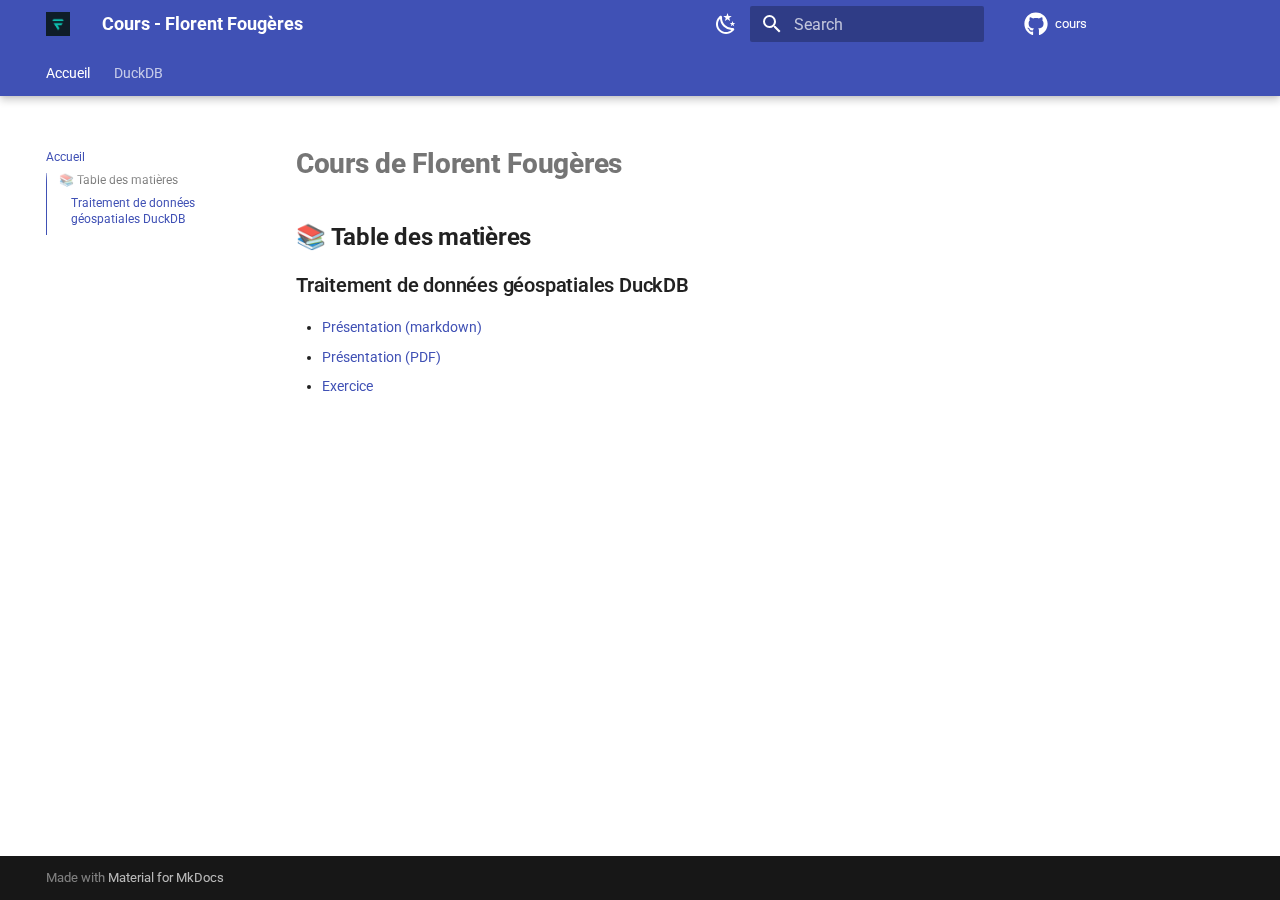
<file: index.html>
<!doctype html>
<html lang="en" class="no-js">
  <head>
    
      <meta charset="utf-8">
      <meta name="viewport" content="width=device-width,initial-scale=1">
      
      
      
        <link rel="canonical" href="https://florentfougeres.github.io/cours/index.html">
      
      
      
        <link rel="next" href="duckdb/presentation.html">
      
      
        
      
      
      <link rel="icon" href="assets/img/logo.png">
      <meta name="generator" content="mkdocs-1.6.1, mkdocs-material-9.7.1">
    
    
      
        <title>Cours - Florent Fougères</title>
      
    
    
      <link rel="stylesheet" href="assets/stylesheets/main.484c7ddc.min.css">
      
        
        <link rel="stylesheet" href="assets/stylesheets/palette.ab4e12ef.min.css">
      
      


    
    
      
    
    
      
        
        
        <link rel="preconnect" href="https://fonts.gstatic.com" crossorigin>
        <link rel="stylesheet" href="https://fonts.googleapis.com/css?family=Roboto:300,300i,400,400i,700,700i%7CRoboto+Mono:400,400i,700,700i&display=fallback">
        <style>:root{--md-text-font:"Roboto";--md-code-font:"Roboto Mono"}</style>
      
    
    
      <link rel="stylesheet" href="stylesheets/extra.css">
    
    <script>__md_scope=new URL(".",location),__md_hash=e=>[...e].reduce(((e,_)=>(e<<5)-e+_.charCodeAt(0)),0),__md_get=(e,_=localStorage,t=__md_scope)=>JSON.parse(_.getItem(t.pathname+"."+e)),__md_set=(e,_,t=localStorage,a=__md_scope)=>{try{t.setItem(a.pathname+"."+e,JSON.stringify(_))}catch(e){}}</script>
    
      

    
    
  </head>
  
  
    
    
      
    
    
    
    
    <body dir="ltr" data-md-color-scheme="default" data-md-color-primary="indigo" data-md-color-accent="indigo">
  
    
    <input class="md-toggle" data-md-toggle="drawer" type="checkbox" id="__drawer" autocomplete="off">
    <input class="md-toggle" data-md-toggle="search" type="checkbox" id="__search" autocomplete="off">
    <label class="md-overlay" for="__drawer"></label>
    <div data-md-component="skip">
      
        
        <a href="#cours-de-florent-fougeres" class="md-skip">
          Skip to content
        </a>
      
    </div>
    <div data-md-component="announce">
      
    </div>
    
    
      

  

<header class="md-header md-header--shadow md-header--lifted" data-md-component="header">
  <nav class="md-header__inner md-grid" aria-label="Header">
    <a href="index.html" title="Cours - Florent Fougères" class="md-header__button md-logo" aria-label="Cours - Florent Fougères" data-md-component="logo">
      
  <img src="assets/img/logo.png" alt="logo">

    </a>
    <label class="md-header__button md-icon" for="__drawer">
      
      <svg xmlns="http://www.w3.org/2000/svg" viewBox="0 0 24 24"><path d="M3 6h18v2H3zm0 5h18v2H3zm0 5h18v2H3z"/></svg>
    </label>
    <div class="md-header__title" data-md-component="header-title">
      <div class="md-header__ellipsis">
        <div class="md-header__topic">
          <span class="md-ellipsis">
            Cours - Florent Fougères
          </span>
        </div>
        <div class="md-header__topic" data-md-component="header-topic">
          <span class="md-ellipsis">
            
              Accueil
            
          </span>
        </div>
      </div>
    </div>
    
      
        <form class="md-header__option" data-md-component="palette">
  
    
    
    
    <input class="md-option" data-md-color-media="" data-md-color-scheme="default" data-md-color-primary="indigo" data-md-color-accent="indigo"  aria-label="Passer en mode sombre"  type="radio" name="__palette" id="__palette_0">
    
      <label class="md-header__button md-icon" title="Passer en mode sombre" for="__palette_1" hidden>
        <svg xmlns="http://www.w3.org/2000/svg" viewBox="0 0 24 24"><path d="m17.75 4.09-2.53 1.94.91 3.06-2.63-1.81-2.63 1.81.91-3.06-2.53-1.94L12.44 4l1.06-3 1.06 3zm3.5 6.91-1.64 1.25.59 1.98-1.7-1.17-1.7 1.17.59-1.98L15.75 11l2.06-.05L18.5 9l.69 1.95zm-2.28 4.95c.83-.08 1.72 1.1 1.19 1.85-.32.45-.66.87-1.08 1.27C15.17 23 8.84 23 4.94 19.07c-3.91-3.9-3.91-10.24 0-14.14.4-.4.82-.76 1.27-1.08.75-.53 1.93.36 1.85 1.19-.27 2.86.69 5.83 2.89 8.02a9.96 9.96 0 0 0 8.02 2.89m-1.64 2.02a12.08 12.08 0 0 1-7.8-3.47c-2.17-2.19-3.33-5-3.49-7.82-2.81 3.14-2.7 7.96.31 10.98 3.02 3.01 7.84 3.12 10.98.31"/></svg>
      </label>
    
  
    
    
    
    <input class="md-option" data-md-color-media="" data-md-color-scheme="slate" data-md-color-primary="indigo" data-md-color-accent="indigo"  aria-label="Passer en mode clair"  type="radio" name="__palette" id="__palette_1">
    
      <label class="md-header__button md-icon" title="Passer en mode clair" for="__palette_0" hidden>
        <svg xmlns="http://www.w3.org/2000/svg" viewBox="0 0 24 24"><path d="M12 7a5 5 0 0 1 5 5 5 5 0 0 1-5 5 5 5 0 0 1-5-5 5 5 0 0 1 5-5m0 2a3 3 0 0 0-3 3 3 3 0 0 0 3 3 3 3 0 0 0 3-3 3 3 0 0 0-3-3m0-7 2.39 3.42C13.65 5.15 12.84 5 12 5s-1.65.15-2.39.42zM3.34 7l4.16-.35A7.2 7.2 0 0 0 5.94 8.5c-.44.74-.69 1.5-.83 2.29zm.02 10 1.76-3.77a7.131 7.131 0 0 0 2.38 4.14zM20.65 7l-1.77 3.79a7.02 7.02 0 0 0-2.38-4.15zm-.01 10-4.14.36c.59-.51 1.12-1.14 1.54-1.86.42-.73.69-1.5.83-2.29zM12 22l-2.41-3.44c.74.27 1.55.44 2.41.44.82 0 1.63-.17 2.37-.44z"/></svg>
      </label>
    
  
</form>
      
    
    
      <script>var palette=__md_get("__palette");if(palette&&palette.color){if("(prefers-color-scheme)"===palette.color.media){var media=matchMedia("(prefers-color-scheme: light)"),input=document.querySelector(media.matches?"[data-md-color-media='(prefers-color-scheme: light)']":"[data-md-color-media='(prefers-color-scheme: dark)']");palette.color.media=input.getAttribute("data-md-color-media"),palette.color.scheme=input.getAttribute("data-md-color-scheme"),palette.color.primary=input.getAttribute("data-md-color-primary"),palette.color.accent=input.getAttribute("data-md-color-accent")}for(var[key,value]of Object.entries(palette.color))document.body.setAttribute("data-md-color-"+key,value)}</script>
    
    
    
      
      
        <label class="md-header__button md-icon" for="__search">
          
          <svg xmlns="http://www.w3.org/2000/svg" viewBox="0 0 24 24"><path d="M9.5 3A6.5 6.5 0 0 1 16 9.5c0 1.61-.59 3.09-1.56 4.23l.27.27h.79l5 5-1.5 1.5-5-5v-.79l-.27-.27A6.52 6.52 0 0 1 9.5 16 6.5 6.5 0 0 1 3 9.5 6.5 6.5 0 0 1 9.5 3m0 2C7 5 5 7 5 9.5S7 14 9.5 14 14 12 14 9.5 12 5 9.5 5"/></svg>
        </label>
        <div class="md-search" data-md-component="search" role="dialog">
  <label class="md-search__overlay" for="__search"></label>
  <div class="md-search__inner" role="search">
    <form class="md-search__form" name="search">
      <input type="text" class="md-search__input" name="query" aria-label="Search" placeholder="Search" autocapitalize="off" autocorrect="off" autocomplete="off" spellcheck="false" data-md-component="search-query" required>
      <label class="md-search__icon md-icon" for="__search">
        
        <svg xmlns="http://www.w3.org/2000/svg" viewBox="0 0 24 24"><path d="M9.5 3A6.5 6.5 0 0 1 16 9.5c0 1.61-.59 3.09-1.56 4.23l.27.27h.79l5 5-1.5 1.5-5-5v-.79l-.27-.27A6.52 6.52 0 0 1 9.5 16 6.5 6.5 0 0 1 3 9.5 6.5 6.5 0 0 1 9.5 3m0 2C7 5 5 7 5 9.5S7 14 9.5 14 14 12 14 9.5 12 5 9.5 5"/></svg>
        
        <svg xmlns="http://www.w3.org/2000/svg" viewBox="0 0 24 24"><path d="M20 11v2H8l5.5 5.5-1.42 1.42L4.16 12l7.92-7.92L13.5 5.5 8 11z"/></svg>
      </label>
      <nav class="md-search__options" aria-label="Search">
        
        <button type="reset" class="md-search__icon md-icon" title="Clear" aria-label="Clear" tabindex="-1">
          
          <svg xmlns="http://www.w3.org/2000/svg" viewBox="0 0 24 24"><path d="M19 6.41 17.59 5 12 10.59 6.41 5 5 6.41 10.59 12 5 17.59 6.41 19 12 13.41 17.59 19 19 17.59 13.41 12z"/></svg>
        </button>
      </nav>
      
    </form>
    <div class="md-search__output">
      <div class="md-search__scrollwrap" tabindex="0" data-md-scrollfix>
        <div class="md-search-result" data-md-component="search-result">
          <div class="md-search-result__meta">
            Initializing search
          </div>
          <ol class="md-search-result__list" role="presentation"></ol>
        </div>
      </div>
    </div>
  </div>
</div>
      
    
    
      <div class="md-header__source">
        <a href="https://github.com/florentfougeres/cours" title="Go to repository" class="md-source" data-md-component="source">
  <div class="md-source__icon md-icon">
    
    <svg xmlns="http://www.w3.org/2000/svg" viewBox="0 0 512 512"><!--! Font Awesome Free 7.1.0 by @fontawesome - https://fontawesome.com License - https://fontawesome.com/license/free (Icons: CC BY 4.0, Fonts: SIL OFL 1.1, Code: MIT License) Copyright 2025 Fonticons, Inc.--><path d="M173.9 397.4c0 2-2.3 3.6-5.2 3.6-3.3.3-5.6-1.3-5.6-3.6 0-2 2.3-3.6 5.2-3.6 3-.3 5.6 1.3 5.6 3.6m-31.1-4.5c-.7 2 1.3 4.3 4.3 4.9 2.6 1 5.6 0 6.2-2s-1.3-4.3-4.3-5.2c-2.6-.7-5.5.3-6.2 2.3m44.2-1.7c-2.9.7-4.9 2.6-4.6 4.9.3 2 2.9 3.3 5.9 2.6 2.9-.7 4.9-2.6 4.6-4.6-.3-1.9-3-3.2-5.9-2.9M252.8 8C114.1 8 8 113.3 8 252c0 110.9 69.8 205.8 169.5 239.2 12.8 2.3 17.3-5.6 17.3-12.1 0-6.2-.3-40.4-.3-61.4 0 0-70 15-84.7-29.8 0 0-11.4-29.1-27.8-36.6 0 0-22.9-15.7 1.6-15.4 0 0 24.9 2 38.6 25.8 21.9 38.6 58.6 27.5 72.9 20.9 2.3-16 8.8-27.1 16-33.7-55.9-6.2-112.3-14.3-112.3-110.5 0-27.5 7.6-41.3 23.6-58.9-2.6-6.5-11.1-33.3 2.6-67.9 20.9-6.5 69 27 69 27 20-5.6 41.5-8.5 62.8-8.5s42.8 2.9 62.8 8.5c0 0 48.1-33.6 69-27 13.7 34.7 5.2 61.4 2.6 67.9 16 17.7 25.8 31.5 25.8 58.9 0 96.5-58.9 104.2-114.8 110.5 9.2 7.9 17 22.9 17 46.4 0 33.7-.3 75.4-.3 83.6 0 6.5 4.6 14.4 17.3 12.1C436.2 457.8 504 362.9 504 252 504 113.3 391.5 8 252.8 8M105.2 352.9c-1.3 1-1 3.3.7 5.2 1.6 1.6 3.9 2.3 5.2 1 1.3-1 1-3.3-.7-5.2-1.6-1.6-3.9-2.3-5.2-1m-10.8-8.1c-.7 1.3.3 2.9 2.3 3.9 1.6 1 3.6.7 4.3-.7.7-1.3-.3-2.9-2.3-3.9-2-.6-3.6-.3-4.3.7m32.4 35.6c-1.6 1.3-1 4.3 1.3 6.2 2.3 2.3 5.2 2.6 6.5 1 1.3-1.3.7-4.3-1.3-6.2-2.2-2.3-5.2-2.6-6.5-1m-11.4-14.7c-1.6 1-1.6 3.6 0 5.9s4.3 3.3 5.6 2.3c1.6-1.3 1.6-3.9 0-6.2-1.4-2.3-4-3.3-5.6-2"/></svg>
  </div>
  <div class="md-source__repository">
    cours
  </div>
</a>
      </div>
    
  </nav>
  
    
      
<nav class="md-tabs" aria-label="Tabs" data-md-component="tabs">
  <div class="md-grid">
    <ul class="md-tabs__list">
      
        
  
  
  
    
  
  
    <li class="md-tabs__item md-tabs__item--active">
      <a href="index.html" class="md-tabs__link">
        
  
  
    
  
  Accueil

      </a>
    </li>
  

      
        
  
  
  
  
    
    
      <li class="md-tabs__item">
        <a href="duckdb/presentation.html" class="md-tabs__link">
          
  
  
  DuckDB

        </a>
      </li>
    
  

      
    </ul>
  </div>
</nav>
    
  
</header>
    
    <div class="md-container" data-md-component="container">
      
      
        
      
      <main class="md-main" data-md-component="main">
        <div class="md-main__inner md-grid">
          
            
              
              <div class="md-sidebar md-sidebar--primary" data-md-component="sidebar" data-md-type="navigation" >
                <div class="md-sidebar__scrollwrap">
                  <div class="md-sidebar__inner">
                    


  


  

<nav class="md-nav md-nav--primary md-nav--lifted md-nav--integrated" aria-label="Navigation" data-md-level="0">
  <label class="md-nav__title" for="__drawer">
    <a href="index.html" title="Cours - Florent Fougères" class="md-nav__button md-logo" aria-label="Cours - Florent Fougères" data-md-component="logo">
      
  <img src="assets/img/logo.png" alt="logo">

    </a>
    Cours - Florent Fougères
  </label>
  
    <div class="md-nav__source">
      <a href="https://github.com/florentfougeres/cours" title="Go to repository" class="md-source" data-md-component="source">
  <div class="md-source__icon md-icon">
    
    <svg xmlns="http://www.w3.org/2000/svg" viewBox="0 0 512 512"><!--! Font Awesome Free 7.1.0 by @fontawesome - https://fontawesome.com License - https://fontawesome.com/license/free (Icons: CC BY 4.0, Fonts: SIL OFL 1.1, Code: MIT License) Copyright 2025 Fonticons, Inc.--><path d="M173.9 397.4c0 2-2.3 3.6-5.2 3.6-3.3.3-5.6-1.3-5.6-3.6 0-2 2.3-3.6 5.2-3.6 3-.3 5.6 1.3 5.6 3.6m-31.1-4.5c-.7 2 1.3 4.3 4.3 4.9 2.6 1 5.6 0 6.2-2s-1.3-4.3-4.3-5.2c-2.6-.7-5.5.3-6.2 2.3m44.2-1.7c-2.9.7-4.9 2.6-4.6 4.9.3 2 2.9 3.3 5.9 2.6 2.9-.7 4.9-2.6 4.6-4.6-.3-1.9-3-3.2-5.9-2.9M252.8 8C114.1 8 8 113.3 8 252c0 110.9 69.8 205.8 169.5 239.2 12.8 2.3 17.3-5.6 17.3-12.1 0-6.2-.3-40.4-.3-61.4 0 0-70 15-84.7-29.8 0 0-11.4-29.1-27.8-36.6 0 0-22.9-15.7 1.6-15.4 0 0 24.9 2 38.6 25.8 21.9 38.6 58.6 27.5 72.9 20.9 2.3-16 8.8-27.1 16-33.7-55.9-6.2-112.3-14.3-112.3-110.5 0-27.5 7.6-41.3 23.6-58.9-2.6-6.5-11.1-33.3 2.6-67.9 20.9-6.5 69 27 69 27 20-5.6 41.5-8.5 62.8-8.5s42.8 2.9 62.8 8.5c0 0 48.1-33.6 69-27 13.7 34.7 5.2 61.4 2.6 67.9 16 17.7 25.8 31.5 25.8 58.9 0 96.5-58.9 104.2-114.8 110.5 9.2 7.9 17 22.9 17 46.4 0 33.7-.3 75.4-.3 83.6 0 6.5 4.6 14.4 17.3 12.1C436.2 457.8 504 362.9 504 252 504 113.3 391.5 8 252.8 8M105.2 352.9c-1.3 1-1 3.3.7 5.2 1.6 1.6 3.9 2.3 5.2 1 1.3-1 1-3.3-.7-5.2-1.6-1.6-3.9-2.3-5.2-1m-10.8-8.1c-.7 1.3.3 2.9 2.3 3.9 1.6 1 3.6.7 4.3-.7.7-1.3-.3-2.9-2.3-3.9-2-.6-3.6-.3-4.3.7m32.4 35.6c-1.6 1.3-1 4.3 1.3 6.2 2.3 2.3 5.2 2.6 6.5 1 1.3-1.3.7-4.3-1.3-6.2-2.2-2.3-5.2-2.6-6.5-1m-11.4-14.7c-1.6 1-1.6 3.6 0 5.9s4.3 3.3 5.6 2.3c1.6-1.3 1.6-3.9 0-6.2-1.4-2.3-4-3.3-5.6-2"/></svg>
  </div>
  <div class="md-source__repository">
    cours
  </div>
</a>
    </div>
  
  <ul class="md-nav__list" data-md-scrollfix>
    
      
      
  
  
    
  
  
  
    <li class="md-nav__item md-nav__item--active">
      
      <input class="md-nav__toggle md-toggle" type="checkbox" id="__toc">
      
      
        
      
      
        <label class="md-nav__link md-nav__link--active" for="__toc">
          
  
  
  <span class="md-ellipsis">
    
  
    Accueil
  

    
  </span>
  
  

          <span class="md-nav__icon md-icon"></span>
        </label>
      
      <a href="index.html" class="md-nav__link md-nav__link--active">
        
  
  
  <span class="md-ellipsis">
    
  
    Accueil
  

    
  </span>
  
  

      </a>
      
        

<nav class="md-nav md-nav--secondary" aria-label="Table of contents">
  
  
  
    
  
  
    <label class="md-nav__title" for="__toc">
      <span class="md-nav__icon md-icon"></span>
      Table of contents
    </label>
    <ul class="md-nav__list" data-md-component="toc" data-md-scrollfix>
      
        <li class="md-nav__item">
  <a href="#table-des-matieres" class="md-nav__link">
    <span class="md-ellipsis">
      
        📚 Table des matières
      
    </span>
  </a>
  
    <nav class="md-nav" aria-label="📚 Table des matières">
      <ul class="md-nav__list">
        
          <li class="md-nav__item">
  <a href="#traitement-de-donnees-geospatiales-duckdb" class="md-nav__link">
    <span class="md-ellipsis">
      
        Traitement de données géospatiales DuckDB
      
    </span>
  </a>
  
</li>
        
      </ul>
    </nav>
  
</li>
      
    </ul>
  
</nav>
      
    </li>
  

    
      
      
  
  
  
  
    
    
    
    
      
      
        
      
    
    
    <li class="md-nav__item md-nav__item--nested">
      
        
        
        <input class="md-nav__toggle md-toggle " type="checkbox" id="__nav_2" >
        
          
          <label class="md-nav__link" for="__nav_2" id="__nav_2_label" tabindex="0">
            
  
  
  <span class="md-ellipsis">
    
  
    DuckDB
  

    
  </span>
  
  

            <span class="md-nav__icon md-icon"></span>
          </label>
        
        <nav class="md-nav" data-md-level="1" aria-labelledby="__nav_2_label" aria-expanded="false">
          <label class="md-nav__title" for="__nav_2">
            <span class="md-nav__icon md-icon"></span>
            
  
    DuckDB
  

          </label>
          <ul class="md-nav__list" data-md-scrollfix>
            
              
                
  
  
  
  
    <li class="md-nav__item">
      <a href="duckdb/presentation.html" class="md-nav__link">
        
  
  
  <span class="md-ellipsis">
    
  
    Présentation
  

    
  </span>
  
  

      </a>
    </li>
  

              
            
              
                
  
  
  
  
    <li class="md-nav__item">
      <a href="duckdb/exercice.html" class="md-nav__link">
        
  
  
  <span class="md-ellipsis">
    
  
    Exercice
  

    
  </span>
  
  

      </a>
    </li>
  

              
            
          </ul>
        </nav>
      
    </li>
  

    
  </ul>
</nav>
                  </div>
                </div>
              </div>
            
            
          
          
            <div class="md-content" data-md-component="content">
              
              <article class="md-content__inner md-typeset">
                
                  


  
  


<h1 id="cours-de-florent-fougeres">Cours de Florent Fougères</h1>
<h2 id="table-des-matieres">📚 Table des matières</h2>
<h3 id="traitement-de-donnees-geospatiales-duckdb">Traitement de données géospatiales DuckDB</h3>
<ul>
<li><a href="duckdb/presentation.html">Présentation (markdown)</a></li>
<li><a href="duckdb/presentation.pdf">Présentation (PDF)</a></li>
<li><a href="duckdb/exercice.html">Exercice</a></li>
</ul>












                
              </article>
            </div>
          
          
<script>var target=document.getElementById(location.hash.slice(1));target&&target.name&&(target.checked=target.name.startsWith("__tabbed_"))</script>
        </div>
        
          <button type="button" class="md-top md-icon" data-md-component="top" hidden>
  
  <svg xmlns="http://www.w3.org/2000/svg" viewBox="0 0 24 24"><path d="M13 20h-2V8l-5.5 5.5-1.42-1.42L12 4.16l7.92 7.92-1.42 1.42L13 8z"/></svg>
  Back to top
</button>
        
      </main>
      
        <footer class="md-footer">
  
  <div class="md-footer-meta md-typeset">
    <div class="md-footer-meta__inner md-grid">
      <div class="md-copyright">
  
  
    Made with
    <a href="https://squidfunk.github.io/mkdocs-material/" target="_blank" rel="noopener">
      Material for MkDocs
    </a>
  
</div>
      
    </div>
  </div>
</footer>
      
    </div>
    <div class="md-dialog" data-md-component="dialog">
      <div class="md-dialog__inner md-typeset"></div>
    </div>
    
      <div class="md-progress" data-md-component="progress" role="progressbar"></div>
    
    
    
      
      
      <script id="__config" type="application/json">{"annotate": null, "base": ".", "features": ["navigation.hide", "navigation.instant", "navigation.instant.progress", "navigation.sections", "navigation.tabs", "navigation.tabs.sticky", "navigation.top", "navigation.tracking", "toc.follow", "toc.integrate", "content.code.copy"], "search": "assets/javascripts/workers/search.2c215733.min.js", "tags": null, "translations": {"clipboard.copied": "Copied to clipboard", "clipboard.copy": "Copy to clipboard", "search.result.more.one": "1 more on this page", "search.result.more.other": "# more on this page", "search.result.none": "No matching documents", "search.result.one": "1 matching document", "search.result.other": "# matching documents", "search.result.placeholder": "Type to start searching", "search.result.term.missing": "Missing", "select.version": "Select version"}, "version": null}</script>
    
    
      <script src="assets/javascripts/bundle.79ae519e.min.js"></script>
      
    
  </body>
</html>
</file>
<file: stylesheets/extra.css>
/* H1, H2, H3 plus gras pour MkDocs Material */
.md-content h1 {
  font-weight: 800;
  font-size: 1.4rem;
}
.md-content h2 {
  font-weight: 700;
  font-size: 1.2rem;
}
.md-content h3 {
  font-weight: 600;
  font-size: 1rem;
}

@import url('https://fonts.googleapis.com/css2?family=JetBrains+Mono&display=swap');

.md-content pre, .md-content code {
  font-family: "JetBrains Mono", monospace;
}

/* Texte du contenu principal */
.md-typeset {
  font-size: 0.70rem;
}

/* Navigation gauche */
.md-nav__item {
  font-size: 0.60rem;
}
</file>
<file: assets/stylesheets/main.484c7ddc.min.css>
@charset "UTF-8";html{-webkit-text-size-adjust:none;-moz-text-size-adjust:none;text-size-adjust:none;box-sizing:border-box}*,:after,:before{box-sizing:inherit}@media (prefers-reduced-motion){*,:after,:before{transition:none!important}}body{margin:0}a,button,input,label{-webkit-tap-highlight-color:transparent}a{color:inherit;text-decoration:none}hr{border:0;box-sizing:initial;display:block;height:.05rem;overflow:visible;padding:0}small{font-size:80%}sub,sup{line-height:1em}img{border-style:none}table{border-collapse:initial;border-spacing:0}td,th{font-weight:400;vertical-align:top}button{background:#0000;border:0;font-family:inherit;font-size:inherit;margin:0;padding:0}input{border:0;outline:none}:root{--md-primary-fg-color:#4051b5;--md-primary-fg-color--light:#5d6cc0;--md-primary-fg-color--dark:#303fa1;--md-primary-bg-color:#fff;--md-primary-bg-color--light:#ffffffb3;--md-accent-fg-color:#526cfe;--md-accent-fg-color--transparent:#526cfe1a;--md-accent-bg-color:#fff;--md-accent-bg-color--light:#ffffffb3}[data-md-color-scheme=default]{color-scheme:light}[data-md-color-scheme=default] img[src$="#gh-dark-mode-only"],[data-md-color-scheme=default] img[src$="#only-dark"]{display:none}:root,[data-md-color-scheme=default]{--md-hue:225deg;--md-default-fg-color:#000000de;--md-default-fg-color--light:#0000008a;--md-default-fg-color--lighter:#00000052;--md-default-fg-color--lightest:#00000012;--md-default-bg-color:#fff;--md-default-bg-color--light:#ffffffb3;--md-default-bg-color--lighter:#ffffff4d;--md-default-bg-color--lightest:#ffffff1f;--md-code-fg-color:#36464e;--md-code-bg-color:#f5f5f5;--md-code-bg-color--light:#f5f5f5b3;--md-code-bg-color--lighter:#f5f5f54d;--md-code-hl-color:#4287ff;--md-code-hl-color--light:#4287ff1a;--md-code-hl-number-color:#d52a2a;--md-code-hl-special-color:#db1457;--md-code-hl-function-color:#a846b9;--md-code-hl-constant-color:#6e59d9;--md-code-hl-keyword-color:#3f6ec6;--md-code-hl-string-color:#1c7d4d;--md-code-hl-name-color:var(--md-code-fg-color);--md-code-hl-operator-color:var(--md-default-fg-color--light);--md-code-hl-punctuation-color:var(--md-default-fg-color--light);--md-code-hl-comment-color:var(--md-default-fg-color--light);--md-code-hl-generic-color:var(--md-default-fg-color--light);--md-code-hl-variable-color:var(--md-default-fg-color--light);--md-typeset-color:var(--md-default-fg-color);--md-typeset-a-color:var(--md-primary-fg-color);--md-typeset-del-color:#f5503d26;--md-typeset-ins-color:#0bd57026;--md-typeset-kbd-color:#fafafa;--md-typeset-kbd-accent-color:#fff;--md-typeset-kbd-border-color:#b8b8b8;--md-typeset-mark-color:#ffff0080;--md-typeset-table-color:#0000001f;--md-typeset-table-color--light:rgba(0,0,0,.035);--md-admonition-fg-color:var(--md-default-fg-color);--md-admonition-bg-color:var(--md-default-bg-color);--md-warning-fg-color:#000000de;--md-warning-bg-color:#ff9;--md-footer-fg-color:#fff;--md-footer-fg-color--light:#ffffffb3;--md-footer-fg-color--lighter:#ffffff73;--md-footer-bg-color:#000000de;--md-footer-bg-color--dark:#00000052;--md-shadow-z1:0 0.2rem 0.5rem #0000000d,0 0 0.05rem #0000001a;--md-shadow-z2:0 0.2rem 0.5rem #0000001a,0 0 0.05rem #00000040;--md-shadow-z3:0 0.2rem 0.5rem #0003,0 0 0.05rem #00000059}.md-icon svg{fill:currentcolor;display:block;height:1.2rem;width:1.2rem}body{-webkit-font-smoothing:antialiased;-moz-osx-font-smoothing:grayscale;--md-text-font-family:var(--md-text-font,_),-apple-system,BlinkMacSystemFont,Helvetica,Arial,sans-serif;--md-code-font-family:var(--md-code-font,_),SFMono-Regular,Consolas,Menlo,monospace}aside,body,input{font-feature-settings:"kern","liga";color:var(--md-typeset-color);font-family:var(--md-text-font-family)}code,kbd,pre{font-feature-settings:"kern";font-family:var(--md-code-font-family)}:root{--md-typeset-table-sort-icon:url('data:image/svg+xml;charset=utf-8,<svg xmlns="http://www.w3.org/2000/svg" viewBox="0 0 24 24"><path d="m18 21-4-4h3V7h-3l4-4 4 4h-3v10h3M2 19v-2h10v2M2 13v-2h7v2M2 7V5h4v2z"/></svg>');--md-typeset-table-sort-icon--asc:url('data:image/svg+xml;charset=utf-8,<svg xmlns="http://www.w3.org/2000/svg" viewBox="0 0 24 24"><path d="M19 17h3l-4 4-4-4h3V3h2M2 17h10v2H2M6 5v2H2V5m0 6h7v2H2z"/></svg>');--md-typeset-table-sort-icon--desc:url('data:image/svg+xml;charset=utf-8,<svg xmlns="http://www.w3.org/2000/svg" viewBox="0 0 24 24"><path d="M19 7h3l-4-4-4 4h3v14h2M2 17h10v2H2M6 5v2H2V5m0 6h7v2H2z"/></svg>')}.md-typeset{-webkit-print-color-adjust:exact;color-adjust:exact;font-size:.8rem;line-height:1.6;overflow-wrap:break-word}@media print{.md-typeset{font-size:.68rem}}.md-typeset blockquote,.md-typeset dl,.md-typeset figure,.md-typeset ol,.md-typeset pre,.md-typeset ul{margin-bottom:1em;margin-top:1em}.md-typeset h1{color:var(--md-default-fg-color--light);font-size:2em;line-height:1.3;margin:0 0 1.25em}.md-typeset h1,.md-typeset h2{font-weight:300;letter-spacing:-.01em}.md-typeset h2{font-size:1.5625em;line-height:1.4;margin:1.6em 0 .64em}.md-typeset h3{font-size:1.25em;font-weight:400;letter-spacing:-.01em;line-height:1.5;margin:1.6em 0 .8em}.md-typeset h2+h3{margin-top:.8em}.md-typeset h4{font-weight:700;letter-spacing:-.01em;margin:1em 0}.md-typeset h5,.md-typeset h6{color:var(--md-default-fg-color--light);font-size:.8em;font-weight:700;letter-spacing:-.01em;margin:1.25em 0}.md-typeset h5{text-transform:uppercase}.md-typeset h5 code{text-transform:none}.md-typeset hr{border-bottom:.05rem solid var(--md-default-fg-color--lightest);display:flow-root;margin:1.5em 0}.md-typeset a{color:var(--md-typeset-a-color);word-break:break-word}.md-typeset a,.md-typeset a:before{transition:color 125ms}.md-typeset a:focus,.md-typeset a:hover{color:var(--md-accent-fg-color)}.md-typeset a:focus code,.md-typeset a:hover code{background-color:var(--md-accent-fg-color--transparent);color:var(--md-accent-fg-color)}.md-typeset a code{color:var(--md-typeset-a-color)}.md-typeset a.focus-visible{outline-color:var(--md-accent-fg-color);outline-offset:.2rem}.md-typeset code,.md-typeset kbd,.md-typeset pre{color:var(--md-code-fg-color);direction:ltr;font-variant-ligatures:none;transition:background-color 125ms}@media print{.md-typeset code,.md-typeset kbd,.md-typeset pre{white-space:pre-wrap}}.md-typeset code{background-color:var(--md-code-bg-color);border-radius:.1rem;-webkit-box-decoration-break:clone;box-decoration-break:clone;font-size:.85em;padding:0 .2941176471em;transition:color 125ms,background-color 125ms;word-break:break-word}.md-typeset code:not(.focus-visible){-webkit-tap-highlight-color:transparent;outline:none}.md-typeset pre{display:flow-root;line-height:1.4;position:relative}.md-typeset pre>code{-webkit-box-decoration-break:slice;box-decoration-break:slice;box-shadow:none;display:block;margin:0;outline-color:var(--md-accent-fg-color);overflow:auto;padding:.7720588235em 1.1764705882em;scrollbar-color:var(--md-default-fg-color--lighter) #0000;scrollbar-width:thin;touch-action:auto;word-break:normal}.md-typeset pre>code:hover{scrollbar-color:var(--md-accent-fg-color) #0000}.md-typeset pre>code::-webkit-scrollbar{height:.2rem;width:.2rem}.md-typeset pre>code::-webkit-scrollbar-thumb{background-color:var(--md-default-fg-color--lighter)}.md-typeset pre>code::-webkit-scrollbar-thumb:hover{background-color:var(--md-accent-fg-color)}.md-typeset kbd{background-color:var(--md-typeset-kbd-color);border-radius:.1rem;box-shadow:0 .1rem 0 .05rem var(--md-typeset-kbd-border-color),0 .1rem 0 var(--md-typeset-kbd-border-color),0 -.1rem .2rem var(--md-typeset-kbd-accent-color) inset;color:var(--md-default-fg-color);display:inline-block;font-size:.75em;padding:0 .6666666667em;vertical-align:text-top;word-break:break-word}.md-typeset mark{background-color:var(--md-typeset-mark-color);-webkit-box-decoration-break:clone;box-decoration-break:clone;color:inherit;word-break:break-word}.md-typeset abbr{cursor:help;text-decoration:none}.md-typeset [data-preview],.md-typeset abbr{border-bottom:.05rem dotted var(--md-default-fg-color--light)}.md-typeset small{opacity:.75}[dir=ltr] .md-typeset sub,[dir=ltr] .md-typeset sup{margin-left:.078125em}[dir=rtl] .md-typeset sub,[dir=rtl] .md-typeset sup{margin-right:.078125em}[dir=ltr] .md-typeset blockquote{padding-left:.6rem}[dir=rtl] .md-typeset blockquote{padding-right:.6rem}[dir=ltr] .md-typeset blockquote{border-left:.2rem solid var(--md-default-fg-color--lighter)}[dir=rtl] .md-typeset blockquote{border-right:.2rem solid var(--md-default-fg-color--lighter)}.md-typeset blockquote{color:var(--md-default-fg-color--light);margin-left:0;margin-right:0}.md-typeset ul{list-style-type:disc}.md-typeset ul[type]{list-style-type:revert-layer}[dir=ltr] .md-typeset ol,[dir=ltr] .md-typeset ul{margin-left:.625em}[dir=rtl] .md-typeset ol,[dir=rtl] .md-typeset ul{margin-right:.625em}.md-typeset ol,.md-typeset ul{padding:0}.md-typeset ol:not([hidden]),.md-typeset ul:not([hidden]){display:flow-root}.md-typeset ol ol,.md-typeset ul ol{list-style-type:lower-alpha}.md-typeset ol ol ol,.md-typeset ul ol ol{list-style-type:lower-roman}.md-typeset ol ol ol ol,.md-typeset ul ol ol ol{list-style-type:upper-alpha}.md-typeset ol ol ol ol ol,.md-typeset ul ol ol ol ol{list-style-type:upper-roman}.md-typeset ol[type],.md-typeset ul[type]{list-style-type:revert-layer}[dir=ltr] .md-typeset ol li,[dir=ltr] .md-typeset ul li{margin-left:1.25em}[dir=rtl] .md-typeset ol li,[dir=rtl] .md-typeset ul li{margin-right:1.25em}.md-typeset ol li,.md-typeset ul li{margin-bottom:.5em}.md-typeset ol li blockquote,.md-typeset ol li p,.md-typeset ul li blockquote,.md-typeset ul li p{margin:.5em 0}.md-typeset ol li:last-child,.md-typeset ul li:last-child{margin-bottom:0}[dir=ltr] .md-typeset ol li ol,[dir=ltr] .md-typeset ol li ul,[dir=ltr] .md-typeset ul li ol,[dir=ltr] .md-typeset ul li ul{margin-left:.625em}[dir=rtl] .md-typeset ol li ol,[dir=rtl] .md-typeset ol li ul,[dir=rtl] .md-typeset ul li ol,[dir=rtl] .md-typeset ul li ul{margin-right:.625em}.md-typeset ol li ol,.md-typeset ol li ul,.md-typeset ul li ol,.md-typeset ul li ul{margin-bottom:.5em;margin-top:.5em}[dir=ltr] .md-typeset dd{margin-left:1.875em}[dir=rtl] .md-typeset dd{margin-right:1.875em}.md-typeset dd{margin-bottom:1.5em;margin-top:1em}.md-typeset img,.md-typeset svg,.md-typeset video{height:auto;max-width:100%}.md-typeset img[align=left]{margin:1em 1em 1em 0}.md-typeset img[align=right]{margin:1em 0 1em 1em}.md-typeset img[align]:only-child{margin-top:0}.md-typeset figure{display:flow-root;margin:1em auto;max-width:100%;text-align:center;width:fit-content}.md-typeset figure img{display:block;margin:0 auto}.md-typeset figcaption{font-style:italic;margin:1em auto;max-width:24rem}.md-typeset iframe{max-width:100%}.md-typeset table:not([class]){background-color:var(--md-default-bg-color);border:.05rem solid var(--md-typeset-table-color);border-radius:.1rem;display:inline-block;font-size:.64rem;max-width:100%;overflow:auto;touch-action:auto}@media print{.md-typeset table:not([class]){display:table}}.md-typeset table:not([class])+*{margin-top:1.5em}.md-typeset table:not([class]) td>:first-child,.md-typeset table:not([class]) th>:first-child{margin-top:0}.md-typeset table:not([class]) td>:last-child,.md-typeset table:not([class]) th>:last-child{margin-bottom:0}.md-typeset table:not([class]) td:not([align]),.md-typeset table:not([class]) th:not([align]){text-align:left}[dir=rtl] .md-typeset table:not([class]) td:not([align]),[dir=rtl] .md-typeset table:not([class]) th:not([align]){text-align:right}.md-typeset table:not([class]) th{font-weight:700;min-width:5rem;padding:.9375em 1.25em;vertical-align:top}.md-typeset table:not([class]) td{border-top:.05rem solid var(--md-typeset-table-color);padding:.9375em 1.25em;vertical-align:top}.md-typeset table:not([class]) tbody tr{transition:background-color 125ms}.md-typeset table:not([class]) tbody tr:hover{background-color:var(--md-typeset-table-color--light);box-shadow:0 .05rem 0 var(--md-default-bg-color) inset}.md-typeset table:not([class]) a{word-break:normal}.md-typeset table th[role=columnheader]{cursor:pointer}[dir=ltr] .md-typeset table th[role=columnheader]:after{margin-left:.5em}[dir=rtl] .md-typeset table th[role=columnheader]:after{margin-right:.5em}.md-typeset table th[role=columnheader]:after{content:"";display:inline-block;height:1.2em;-webkit-mask-image:var(--md-typeset-table-sort-icon);mask-image:var(--md-typeset-table-sort-icon);-webkit-mask-repeat:no-repeat;mask-repeat:no-repeat;-webkit-mask-size:contain;mask-size:contain;transition:background-color 125ms;vertical-align:text-bottom;width:1.2em}.md-typeset table th[role=columnheader]:hover:after{background-color:var(--md-default-fg-color--lighter)}.md-typeset table th[role=columnheader][aria-sort=ascending]:after{background-color:var(--md-default-fg-color--light);-webkit-mask-image:var(--md-typeset-table-sort-icon--asc);mask-image:var(--md-typeset-table-sort-icon--asc)}.md-typeset table th[role=columnheader][aria-sort=descending]:after{background-color:var(--md-default-fg-color--light);-webkit-mask-image:var(--md-typeset-table-sort-icon--desc);mask-image:var(--md-typeset-table-sort-icon--desc)}.md-typeset__scrollwrap{margin:1em -.8rem;overflow-x:auto;touch-action:auto}.md-typeset__table{display:inline-block;margin-bottom:.5em;padding:0 .8rem}@media print{.md-typeset__table{display:block}}html .md-typeset__table table{display:table;margin:0;overflow:hidden;width:100%}@media screen and (max-width:44.984375em){.md-content__inner>pre{margin:1em -.8rem}.md-content__inner>pre code{border-radius:0}}.md-typeset .md-author{border-radius:100%;display:block;flex-shrink:0;height:1.6rem;overflow:hidden;position:relative;transition:color 125ms,transform 125ms;width:1.6rem}.md-typeset .md-author img{display:block}.md-typeset .md-author--more{background:var(--md-default-fg-color--lightest);color:var(--md-default-fg-color--lighter);font-size:.6rem;font-weight:700;line-height:1.6rem;text-align:center}.md-typeset .md-author--long{height:2.4rem;width:2.4rem}.md-typeset a.md-author{transform:scale(1)}.md-typeset a.md-author img{border-radius:100%;filter:grayscale(100%) opacity(75%);transition:filter 125ms}.md-typeset a.md-author:focus,.md-typeset a.md-author:hover{transform:scale(1.1);z-index:1}.md-typeset a.md-author:focus img,.md-typeset a.md-author:hover img{filter:grayscale(0)}.md-banner{background-color:var(--md-footer-bg-color);color:var(--md-footer-fg-color);overflow:auto}@media print{.md-banner{display:none}}.md-banner--warning{background-color:var(--md-warning-bg-color);color:var(--md-warning-fg-color)}.md-banner__inner{font-size:.7rem;margin:.6rem auto;padding:0 .8rem}[dir=ltr] .md-banner__button{float:right}[dir=rtl] .md-banner__button{float:left}.md-banner__button{color:inherit;cursor:pointer;transition:opacity .25s}.no-js .md-banner__button{display:none}.md-banner__button:hover{opacity:.7}html{font-size:125%;height:100%;overflow-x:hidden}@media screen and (min-width:100em){html{font-size:137.5%}}@media screen and (min-width:125em){html{font-size:150%}}body{background-color:var(--md-default-bg-color);display:flex;flex-direction:column;font-size:.5rem;min-height:100%;position:relative;width:100%}@media print{body{display:block}}@media screen and (max-width:59.984375em){body[data-md-scrolllock]{position:fixed}}.md-grid{margin-left:auto;margin-right:auto;max-width:61rem}.md-container{display:flex;flex-direction:column;flex-grow:1}@media print{.md-container{display:block}}.md-main{flex-grow:1}.md-main__inner{display:flex;height:100%;margin-top:1.5rem}.md-ellipsis{overflow:hidden;text-overflow:ellipsis}.md-toggle{display:none}.md-option{height:0;opacity:0;position:absolute;width:0}.md-option:checked+label:not([hidden]){display:block}.md-option.focus-visible+label{outline-color:var(--md-accent-fg-color);outline-style:auto}.md-skip{background-color:var(--md-default-fg-color);border-radius:.1rem;color:var(--md-default-bg-color);font-size:.64rem;margin:.5rem;opacity:0;outline-color:var(--md-accent-fg-color);padding:.3rem .5rem;position:fixed;transform:translateY(.4rem);z-index:-1}.md-skip:focus{opacity:1;transform:translateY(0);transition:transform .25s cubic-bezier(.4,0,.2,1),opacity 175ms 75ms;z-index:10}@page{margin:25mm}:root{--md-clipboard-icon:url('data:image/svg+xml;charset=utf-8,<svg xmlns="http://www.w3.org/2000/svg" viewBox="0 0 24 24"><path d="M19 21H8V7h11m0-2H8a2 2 0 0 0-2 2v14a2 2 0 0 0 2 2h11a2 2 0 0 0 2-2V7a2 2 0 0 0-2-2m-3-4H4a2 2 0 0 0-2 2v14h2V3h12z"/></svg>')}.md-clipboard{border-radius:.1rem;color:var(--md-default-fg-color--lightest);cursor:pointer;height:1.5em;outline-color:var(--md-accent-fg-color);outline-offset:.1rem;transition:color .25s;width:1.5em;z-index:1}@media print{.md-clipboard{display:none}}.md-clipboard:not(.focus-visible){-webkit-tap-highlight-color:transparent;outline:none}:hover>.md-clipboard{color:var(--md-default-fg-color--light)}.md-clipboard:focus,.md-clipboard:hover{color:var(--md-accent-fg-color)}.md-clipboard:after{background-color:currentcolor;content:"";display:block;height:1.125em;margin:0 auto;-webkit-mask-image:var(--md-clipboard-icon);mask-image:var(--md-clipboard-icon);-webkit-mask-position:center;mask-position:center;-webkit-mask-repeat:no-repeat;mask-repeat:no-repeat;-webkit-mask-size:contain;mask-size:contain;width:1.125em}.md-clipboard--inline{cursor:pointer}.md-clipboard--inline code{transition:color .25s,background-color .25s}.md-clipboard--inline:focus code,.md-clipboard--inline:hover code{background-color:var(--md-accent-fg-color--transparent);color:var(--md-accent-fg-color)}:root{--md-code-select-icon:url('data:image/svg+xml;charset=utf-8,<svg xmlns="http://www.w3.org/2000/svg" viewBox="0 0 24 24"><path d="M19 19h-4v2h4c1.1 0 2-.9 2-2v-4h-2m0-12h-4v2h4v4h2V5c0-1.1-.9-2-2-2M5 5h4V3H5c-1.1 0-2 .9-2 2v4h2m0 6H3v4c0 1.1.9 2 2 2h4v-2H5zm2-4h2v2H7zm4 0h2v2h-2zm4 0h2v2h-2zM7 7h2v2H7zm4 0h2v2h-2zm4 0h2v2h-2zm-8 8h2v2H7zm4 0h2v2h-2zm4 0h2v2h-2z"/></svg>');--md-code-copy-icon:url('data:image/svg+xml;charset=utf-8,<svg xmlns="http://www.w3.org/2000/svg" viewBox="0 0 24 24"><path d="M19 21H8V7h11m0-2H8a2 2 0 0 0-2 2v14a2 2 0 0 0 2 2h11a2 2 0 0 0 2-2V7a2 2 0 0 0-2-2m-3-4H4a2 2 0 0 0-2 2v14h2V3h12z"/></svg>')}.md-typeset .md-code__content{display:grid}.md-code__nav{background-color:var(--md-code-bg-color--lighter);border-radius:.1rem;display:flex;gap:.2rem;padding:.2rem;position:absolute;right:.25em;top:.25em;transition:background-color .25s;z-index:1}:hover>.md-code__nav{background-color:var(--md-code-bg-color--light)}.md-code__button{color:var(--md-default-fg-color--lightest);cursor:pointer;display:block;height:1.5em;outline-color:var(--md-accent-fg-color);outline-offset:.1rem;transition:color .25s;width:1.5em}:hover>*>.md-code__button{color:var(--md-default-fg-color--light)}.md-code__button.focus-visible,.md-code__button:hover{color:var(--md-accent-fg-color)}.md-code__button--active{color:var(--md-default-fg-color)!important}.md-code__button:after{background-color:currentcolor;content:"";display:block;height:1.125em;margin:0 auto;-webkit-mask-position:center;mask-position:center;-webkit-mask-repeat:no-repeat;mask-repeat:no-repeat;-webkit-mask-size:contain;mask-size:contain;width:1.125em}.md-code__button[data-md-type=select]:after{-webkit-mask-image:var(--md-code-select-icon);mask-image:var(--md-code-select-icon)}.md-code__button[data-md-type=copy]:after{-webkit-mask-image:var(--md-code-copy-icon);mask-image:var(--md-code-copy-icon)}@keyframes consent{0%{opacity:0;transform:translateY(100%)}to{opacity:1;transform:translateY(0)}}@keyframes overlay{0%{opacity:0}to{opacity:1}}.md-consent__overlay{animation:overlay .25s both;-webkit-backdrop-filter:blur(.1rem);backdrop-filter:blur(.1rem);background-color:#0000008a;height:100%;opacity:1;position:fixed;top:0;width:100%;z-index:5}.md-consent__inner{animation:consent .5s cubic-bezier(.1,.7,.1,1) both;background-color:var(--md-default-bg-color);border:0;border-radius:.1rem;bottom:0;box-shadow:0 0 .2rem #0000001a,0 .2rem .4rem #0003;max-height:100%;overflow:auto;padding:0;position:fixed;width:100%;z-index:5}.md-consent__form{padding:.8rem}.md-consent__settings{display:none;margin:1em 0}input:checked+.md-consent__settings{display:block}.md-consent__controls{margin-bottom:.8rem}.md-typeset .md-consent__controls .md-button{display:inline}@media screen and (max-width:44.984375em){.md-typeset .md-consent__controls .md-button{display:block;margin-top:.4rem;text-align:center;width:100%}}.md-consent label{cursor:pointer}.md-content{flex-grow:1;min-width:0}.md-content__inner{margin:0 .8rem 1.2rem;padding-top:.6rem}@media screen and (min-width:76.25em){[dir=ltr] .md-sidebar--primary:not([hidden])~.md-content>.md-content__inner{margin-left:1.2rem}[dir=ltr] .md-sidebar--secondary:not([hidden])~.md-content>.md-content__inner,[dir=rtl] .md-sidebar--primary:not([hidden])~.md-content>.md-content__inner{margin-right:1.2rem}[dir=rtl] .md-sidebar--secondary:not([hidden])~.md-content>.md-content__inner{margin-left:1.2rem}}.md-content__inner:before{content:"";display:block;height:.4rem}.md-content__inner>:last-child{margin-bottom:0}[dir=ltr] .md-content__button{float:right}[dir=rtl] .md-content__button{float:left}[dir=ltr] .md-content__button{margin-left:.4rem}[dir=rtl] .md-content__button{margin-right:.4rem}.md-content__button{margin:.4rem 0;padding:0}@media print{.md-content__button{display:none}}.md-typeset .md-content__button{color:var(--md-default-fg-color--lighter)}.md-content__button svg{display:inline;vertical-align:top}[dir=rtl] .md-content__button svg{transform:scaleX(-1)}[dir=ltr] .md-dialog{right:.8rem}[dir=rtl] .md-dialog{left:.8rem}.md-dialog{background-color:var(--md-default-fg-color);border-radius:.1rem;bottom:.8rem;box-shadow:var(--md-shadow-z3);min-width:11.1rem;opacity:0;padding:.4rem .6rem;pointer-events:none;position:fixed;transform:translateY(100%);transition:transform 0ms .4s,opacity .4s;z-index:4}@media print{.md-dialog{display:none}}.md-dialog--active{opacity:1;pointer-events:auto;transform:translateY(0);transition:transform .4s cubic-bezier(.075,.85,.175,1),opacity .4s}.md-dialog__inner{color:var(--md-default-bg-color);font-size:.7rem}.md-feedback{margin:2em 0 1em;text-align:center}.md-feedback fieldset{border:none;margin:0;padding:0}.md-feedback__title{font-weight:700;margin:1em auto}.md-feedback__inner{position:relative}.md-feedback__list{display:flex;flex-wrap:wrap;place-content:baseline center;position:relative}.md-feedback__list:hover .md-icon:not(:disabled){color:var(--md-default-fg-color--lighter)}:disabled .md-feedback__list{min-height:1.8rem}.md-feedback__icon{color:var(--md-default-fg-color--light);cursor:pointer;flex-shrink:0;margin:0 .1rem;transition:color 125ms}.md-feedback__icon:not(:disabled).md-icon:hover{color:var(--md-accent-fg-color)}.md-feedback__icon:disabled{color:var(--md-default-fg-color--lightest);pointer-events:none}.md-feedback__note{opacity:0;position:relative;transform:translateY(.4rem);transition:transform .4s cubic-bezier(.1,.7,.1,1),opacity .15s}.md-feedback__note>*{margin:0 auto;max-width:16rem}:disabled .md-feedback__note{opacity:1;transform:translateY(0)}@media print{.md-feedback{display:none}}.md-footer{background-color:var(--md-footer-bg-color);color:var(--md-footer-fg-color)}@media print{.md-footer{display:none}}.md-footer__inner{justify-content:space-between;overflow:auto;padding:.2rem}.md-footer__inner:not([hidden]){display:flex}.md-footer__link{align-items:end;display:flex;flex-grow:0.01;margin-bottom:.4rem;margin-top:1rem;max-width:100%;outline-color:var(--md-accent-fg-color);overflow:hidden;transition:opacity .25s}.md-footer__link:focus,.md-footer__link:hover{opacity:.7}[dir=rtl] .md-footer__link svg{transform:scaleX(-1)}@media screen and (max-width:44.984375em){.md-footer__link--prev{flex-shrink:0}.md-footer__link--prev .md-footer__title{display:none}}[dir=ltr] .md-footer__link--next{margin-left:auto}[dir=rtl] .md-footer__link--next{margin-right:auto}.md-footer__link--next{text-align:right}[dir=rtl] .md-footer__link--next{text-align:left}.md-footer__title{flex-grow:1;font-size:.9rem;margin-bottom:.7rem;max-width:calc(100% - 2.4rem);padding:0 1rem;white-space:nowrap}.md-footer__button{margin:.2rem;padding:.4rem}.md-footer__direction{font-size:.64rem;opacity:.7}.md-footer-meta{background-color:var(--md-footer-bg-color--dark)}.md-footer-meta__inner{display:flex;flex-wrap:wrap;justify-content:space-between;padding:.2rem}html .md-footer-meta.md-typeset a{color:var(--md-footer-fg-color--light)}html .md-footer-meta.md-typeset a:focus,html .md-footer-meta.md-typeset a:hover{color:var(--md-footer-fg-color)}.md-copyright{color:var(--md-footer-fg-color--lighter);font-size:.64rem;margin:auto .6rem;padding:.4rem 0;width:100%}@media screen and (min-width:45em){.md-copyright{width:auto}}.md-copyright__highlight{color:var(--md-footer-fg-color--light)}.md-social{display:inline-flex;gap:.2rem;margin:0 .4rem;padding:.2rem 0 .6rem}@media screen and (min-width:45em){.md-social{padding:.6rem 0}}.md-social__link{display:inline-block;height:1.6rem;text-align:center;width:1.6rem}.md-social__link:before{line-height:1.9}.md-social__link svg{fill:currentcolor;max-height:.8rem;vertical-align:-25%}.md-typeset .md-button{border:.1rem solid;border-radius:.1rem;color:var(--md-primary-fg-color);cursor:pointer;display:inline-block;font-weight:700;padding:.625em 2em;transition:color 125ms,background-color 125ms,border-color 125ms}.md-typeset .md-button--primary{background-color:var(--md-primary-fg-color);border-color:var(--md-primary-fg-color);color:var(--md-primary-bg-color)}.md-typeset .md-button:focus,.md-typeset .md-button:hover{background-color:var(--md-accent-fg-color);border-color:var(--md-accent-fg-color);color:var(--md-accent-bg-color)}[dir=ltr] .md-typeset .md-input{border-top-left-radius:.1rem}[dir=ltr] .md-typeset .md-input,[dir=rtl] .md-typeset .md-input{border-top-right-radius:.1rem}[dir=rtl] .md-typeset .md-input{border-top-left-radius:.1rem}.md-typeset .md-input{border-bottom:.1rem solid var(--md-default-fg-color--lighter);box-shadow:var(--md-shadow-z1);font-size:.8rem;height:1.8rem;padding:0 .6rem;transition:border .25s,box-shadow .25s}.md-typeset .md-input:focus,.md-typeset .md-input:hover{border-bottom-color:var(--md-accent-fg-color);box-shadow:var(--md-shadow-z2)}.md-typeset .md-input--stretch{width:100%}.md-header{background-color:var(--md-primary-fg-color);box-shadow:0 0 .2rem #0000,0 .2rem .4rem #0000;color:var(--md-primary-bg-color);display:block;left:0;position:sticky;right:0;top:0;z-index:4}@media print{.md-header{display:none}}.md-header[hidden]{transform:translateY(-100%);transition:transform .25s cubic-bezier(.8,0,.6,1),box-shadow .25s}.md-header--shadow{box-shadow:0 0 .2rem #0000001a,0 .2rem .4rem #0003;transition:transform .25s cubic-bezier(.1,.7,.1,1),box-shadow .25s}.md-header__inner{align-items:center;display:flex;padding:0 .2rem}.md-header__button{color:currentcolor;cursor:pointer;margin:.2rem;outline-color:var(--md-accent-fg-color);padding:.4rem;position:relative;transition:opacity .25s;vertical-align:middle;z-index:1}.md-header__button:hover{opacity:.7}.md-header__button:not([hidden]){display:inline-block}.md-header__button:not(.focus-visible){-webkit-tap-highlight-color:transparent;outline:none}.md-header__button.md-logo{margin:.2rem;padding:.4rem}@media screen and (max-width:76.234375em){.md-header__button.md-logo{display:none}}.md-header__button.md-logo img,.md-header__button.md-logo svg{fill:currentcolor;display:block;height:1.2rem;width:auto}@media screen and (min-width:60em){.md-header__button[for=__search]{display:none}}.no-js .md-header__button[for=__search]{display:none}[dir=rtl] .md-header__button[for=__search] svg{transform:scaleX(-1)}@media screen and (min-width:76.25em){.md-header__button[for=__drawer]{display:none}}.md-header__topic{display:flex;max-width:100%;position:absolute;transition:transform .4s cubic-bezier(.1,.7,.1,1),opacity .15s;white-space:nowrap}.md-header__topic+.md-header__topic{opacity:0;pointer-events:none;transform:translateX(1.25rem);transition:transform .4s cubic-bezier(1,.7,.1,.1),opacity .15s;z-index:-1}[dir=rtl] .md-header__topic+.md-header__topic{transform:translateX(-1.25rem)}.md-header__topic:first-child{font-weight:700}[dir=ltr] .md-header__title{margin-left:1rem;margin-right:.4rem}[dir=rtl] .md-header__title{margin-left:.4rem;margin-right:1rem}.md-header__title{flex-grow:1;font-size:.9rem;height:2.4rem;line-height:2.4rem}.md-header__title--active .md-header__topic{opacity:0;pointer-events:none;transform:translateX(-1.25rem);transition:transform .4s cubic-bezier(1,.7,.1,.1),opacity .15s;z-index:-1}[dir=rtl] .md-header__title--active .md-header__topic{transform:translateX(1.25rem)}.md-header__title--active .md-header__topic+.md-header__topic{opacity:1;pointer-events:auto;transform:translateX(0);transition:transform .4s cubic-bezier(.1,.7,.1,1),opacity .15s;z-index:0}.md-header__title>.md-header__ellipsis{height:100%;position:relative;width:100%}.md-header__option{display:flex;flex-shrink:0;max-width:100%;transition:max-width 0ms .25s,opacity .25s .25s;white-space:nowrap}[data-md-toggle=search]:checked~.md-header .md-header__option{max-width:0;opacity:0;transition:max-width 0ms,opacity 0ms}.md-header__option>input{bottom:0}.md-header__source{display:none}@media screen and (min-width:60em){[dir=ltr] .md-header__source{margin-left:1rem}[dir=rtl] .md-header__source{margin-right:1rem}.md-header__source{display:block;max-width:11.7rem;width:11.7rem}}@media screen and (min-width:76.25em){[dir=ltr] .md-header__source{margin-left:1.4rem}[dir=rtl] .md-header__source{margin-right:1.4rem}}.md-meta{color:var(--md-default-fg-color--light);font-size:.7rem;line-height:1.3}.md-meta__list{display:inline-flex;flex-wrap:wrap;list-style:none;margin:0;padding:0}.md-meta__item:not(:last-child):after{content:"·";margin-left:.2rem;margin-right:.2rem}.md-meta__link{color:var(--md-typeset-a-color)}.md-meta__link:focus,.md-meta__link:hover{color:var(--md-accent-fg-color)}.md-draft{background-color:#ff1744;border-radius:.125em;color:#fff;display:inline-block;font-weight:700;padding-left:.5714285714em;padding-right:.5714285714em}:root{--md-nav-icon--prev:url('data:image/svg+xml;charset=utf-8,<svg xmlns="http://www.w3.org/2000/svg" viewBox="0 0 24 24"><path d="M20 11v2H8l5.5 5.5-1.42 1.42L4.16 12l7.92-7.92L13.5 5.5 8 11z"/></svg>');--md-nav-icon--next:url('data:image/svg+xml;charset=utf-8,<svg xmlns="http://www.w3.org/2000/svg" viewBox="0 0 24 24"><path d="M8.59 16.58 13.17 12 8.59 7.41 10 6l6 6-6 6z"/></svg>');--md-toc-icon:url('data:image/svg+xml;charset=utf-8,<svg xmlns="http://www.w3.org/2000/svg" viewBox="0 0 24 24"><path d="M3 9h14V7H3zm0 4h14v-2H3zm0 4h14v-2H3zm16 0h2v-2h-2zm0-10v2h2V7zm0 6h2v-2h-2z"/></svg>')}.md-nav{font-size:.7rem;line-height:1.3}.md-nav__title{color:var(--md-default-fg-color--light);display:block;font-weight:700;overflow:hidden;padding:0 .6rem;text-overflow:ellipsis}.md-nav__title .md-nav__button{display:none}.md-nav__title .md-nav__button img{height:100%;width:auto}.md-nav__title .md-nav__button.md-logo img,.md-nav__title .md-nav__button.md-logo svg{fill:currentcolor;display:block;height:2.4rem;max-width:100%;object-fit:contain;width:auto}.md-nav__list{list-style:none;margin:0;padding:0}.md-nav__link{align-items:flex-start;display:flex;gap:.4rem;margin-top:.625em;scroll-snap-align:start;transition:color 125ms}.md-nav__link--passed,.md-nav__link--passed code{color:var(--md-default-fg-color--light)}.md-nav__item .md-nav__link--active,.md-nav__item .md-nav__link--active code{color:var(--md-typeset-a-color)}.md-nav__link .md-ellipsis{position:relative}.md-nav__link .md-ellipsis code{word-break:normal}[dir=ltr] .md-nav__link .md-icon:last-child{margin-left:auto}[dir=rtl] .md-nav__link .md-icon:last-child{margin-right:auto}.md-nav__link .md-typeset{font-size:.7rem;line-height:1.3}.md-nav__link svg{fill:currentcolor;flex-shrink:0;height:1.3em;position:relative}.md-nav__link[for]:focus,.md-nav__link[for]:hover,.md-nav__link[href]:focus,.md-nav__link[href]:hover{color:var(--md-accent-fg-color);cursor:pointer}.md-nav__link[for]:focus code,.md-nav__link[for]:hover code,.md-nav__link[href]:focus code,.md-nav__link[href]:hover code{background-color:var(--md-accent-fg-color--transparent);color:var(--md-accent-fg-color)}.md-nav__link.focus-visible{outline-color:var(--md-accent-fg-color);outline-offset:.2rem}.md-nav--primary .md-nav__link[for=__toc]{display:none}.md-nav--primary .md-nav__link[for=__toc] .md-icon:after{background-color:currentcolor;display:block;height:100%;-webkit-mask-image:var(--md-toc-icon);mask-image:var(--md-toc-icon);width:100%}.md-nav--primary .md-nav__link[for=__toc]~.md-nav{display:none}.md-nav__container>.md-nav__link{margin-top:0}.md-nav__container>.md-nav__link:first-child{flex-grow:1;min-width:0}.md-nav__icon{flex-shrink:0}.md-nav__source{display:none}@media screen and (max-width:76.234375em){.md-nav--primary,.md-nav--primary .md-nav{background-color:var(--md-default-bg-color);display:flex;flex-direction:column;height:100%;left:0;position:absolute;right:0;top:0;z-index:1}.md-nav--primary .md-nav__item,.md-nav--primary .md-nav__title{font-size:.8rem;line-height:1.5}.md-nav--primary .md-nav__title{background-color:var(--md-default-fg-color--lightest);color:var(--md-default-fg-color--light);cursor:pointer;height:5.6rem;line-height:2.4rem;padding:3rem .8rem .2rem;position:relative;white-space:nowrap}[dir=ltr] .md-nav--primary .md-nav__title .md-nav__icon{left:.4rem}[dir=rtl] .md-nav--primary .md-nav__title .md-nav__icon{right:.4rem}.md-nav--primary .md-nav__title .md-nav__icon{display:block;height:1.2rem;margin:.2rem;position:absolute;top:.4rem;width:1.2rem}.md-nav--primary .md-nav__title .md-nav__icon:after{background-color:currentcolor;content:"";display:block;height:100%;-webkit-mask-image:var(--md-nav-icon--prev);mask-image:var(--md-nav-icon--prev);-webkit-mask-position:center;mask-position:center;-webkit-mask-repeat:no-repeat;mask-repeat:no-repeat;-webkit-mask-size:contain;mask-size:contain;width:100%}.md-nav--primary .md-nav__title~.md-nav__list{background-color:var(--md-default-bg-color);box-shadow:0 .05rem 0 var(--md-default-fg-color--lightest) inset;overflow-y:auto;scroll-snap-type:y mandatory;touch-action:pan-y}.md-nav--primary .md-nav__title~.md-nav__list>:first-child{border-top:0}.md-nav--primary .md-nav__title[for=__drawer]{background-color:var(--md-primary-fg-color);color:var(--md-primary-bg-color);font-weight:700}.md-nav--primary .md-nav__title .md-logo{display:block;left:.2rem;margin:.2rem;padding:.4rem;position:absolute;right:.2rem;top:.2rem}.md-nav--primary .md-nav__list{flex:1}.md-nav--primary .md-nav__item{border-top:.05rem solid var(--md-default-fg-color--lightest)}.md-nav--primary .md-nav__item--active>.md-nav__link{color:var(--md-typeset-a-color)}.md-nav--primary .md-nav__item--active>.md-nav__link:focus,.md-nav--primary .md-nav__item--active>.md-nav__link:hover{color:var(--md-accent-fg-color)}.md-nav--primary .md-nav__link{margin-top:0;padding:.6rem .8rem}.md-nav--primary .md-nav__link svg{margin-top:.1em}.md-nav--primary .md-nav__link>.md-nav__link{padding:0}[dir=ltr] .md-nav--primary .md-nav__link .md-nav__icon{margin-right:-.2rem}[dir=rtl] .md-nav--primary .md-nav__link .md-nav__icon{margin-left:-.2rem}.md-nav--primary .md-nav__link .md-nav__icon{font-size:1.2rem;height:1.2rem;width:1.2rem}.md-nav--primary .md-nav__link .md-nav__icon:after{background-color:currentcolor;content:"";display:block;height:100%;-webkit-mask-image:var(--md-nav-icon--next);mask-image:var(--md-nav-icon--next);-webkit-mask-position:center;mask-position:center;-webkit-mask-repeat:no-repeat;mask-repeat:no-repeat;-webkit-mask-size:contain;mask-size:contain;width:100%}[dir=rtl] .md-nav--primary .md-nav__icon:after{transform:scale(-1)}.md-nav--primary .md-nav--secondary .md-nav{background-color:initial;position:static}[dir=ltr] .md-nav--primary .md-nav--secondary .md-nav .md-nav__link{padding-left:1.4rem}[dir=rtl] .md-nav--primary .md-nav--secondary .md-nav .md-nav__link{padding-right:1.4rem}[dir=ltr] .md-nav--primary .md-nav--secondary .md-nav .md-nav .md-nav__link{padding-left:2rem}[dir=rtl] .md-nav--primary .md-nav--secondary .md-nav .md-nav .md-nav__link{padding-right:2rem}[dir=ltr] .md-nav--primary .md-nav--secondary .md-nav .md-nav .md-nav .md-nav__link{padding-left:2.6rem}[dir=rtl] .md-nav--primary .md-nav--secondary .md-nav .md-nav .md-nav .md-nav__link{padding-right:2.6rem}[dir=ltr] .md-nav--primary .md-nav--secondary .md-nav .md-nav .md-nav .md-nav .md-nav__link{padding-left:3.2rem}[dir=rtl] .md-nav--primary .md-nav--secondary .md-nav .md-nav .md-nav .md-nav .md-nav__link{padding-right:3.2rem}.md-nav--secondary{background-color:initial}.md-nav__toggle~.md-nav{display:flex;opacity:0;transform:translateX(100%);transition:transform .25s cubic-bezier(.8,0,.6,1),opacity 125ms 50ms}[dir=rtl] .md-nav__toggle~.md-nav{transform:translateX(-100%)}.md-nav__toggle:checked~.md-nav{opacity:1;transform:translateX(0);transition:transform .25s cubic-bezier(.4,0,.2,1),opacity 125ms 125ms}.md-nav__toggle:checked~.md-nav>.md-nav__list{backface-visibility:hidden}}@media screen and (max-width:59.984375em){.md-nav--primary .md-nav__link[for=__toc]{display:flex}.md-nav--primary .md-nav__link[for=__toc] .md-icon:after{content:""}.md-nav--primary .md-nav__link[for=__toc]+.md-nav__link{display:none}.md-nav--primary .md-nav__link[for=__toc]~.md-nav{display:flex}.md-nav__source{background-color:var(--md-primary-fg-color--dark);color:var(--md-primary-bg-color);display:block;padding:0 .2rem}}@media screen and (min-width:60em) and (max-width:76.234375em){.md-nav--integrated .md-nav__link[for=__toc]{display:flex}.md-nav--integrated .md-nav__link[for=__toc] .md-icon:after{content:""}.md-nav--integrated .md-nav__link[for=__toc]+.md-nav__link{display:none}.md-nav--integrated .md-nav__link[for=__toc]~.md-nav{display:flex}}@media screen and (min-width:60em){.md-nav{margin-bottom:-.4rem}.md-nav--secondary .md-nav__title{background:var(--md-default-bg-color);box-shadow:0 0 .4rem .4rem var(--md-default-bg-color);position:sticky;top:0;z-index:1}.md-nav--secondary .md-nav__title[for=__toc]{scroll-snap-align:start}.md-nav--secondary .md-nav__title .md-nav__icon{display:none}[dir=ltr] .md-nav--secondary .md-nav__list{padding-left:.6rem}[dir=rtl] .md-nav--secondary .md-nav__list{padding-right:.6rem}.md-nav--secondary .md-nav__list{padding-bottom:.4rem}[dir=ltr] .md-nav--secondary .md-nav__item>.md-nav__link{margin-right:.4rem}[dir=rtl] .md-nav--secondary .md-nav__item>.md-nav__link{margin-left:.4rem}}@media screen and (min-width:76.25em){.md-nav{margin-bottom:-.4rem;transition:max-height .25s cubic-bezier(.86,0,.07,1)}.md-nav--primary .md-nav__title{background:var(--md-default-bg-color);box-shadow:0 0 .4rem .4rem var(--md-default-bg-color);position:sticky;top:0;z-index:1}.md-nav--primary .md-nav__title[for=__drawer]{scroll-snap-align:start}.md-nav--primary .md-nav__title .md-nav__icon{display:none}[dir=ltr] .md-nav--primary .md-nav__list{padding-left:.6rem}[dir=rtl] .md-nav--primary .md-nav__list{padding-right:.6rem}.md-nav--primary .md-nav__list{padding-bottom:.4rem}[dir=ltr] .md-nav--primary .md-nav__item>.md-nav__link{margin-right:.4rem}[dir=rtl] .md-nav--primary .md-nav__item>.md-nav__link{margin-left:.4rem}.md-nav__toggle~.md-nav{display:grid;grid-template-rows:minmax(.4rem,0fr);opacity:0;transition:grid-template-rows .25s cubic-bezier(.86,0,.07,1),opacity .25s,visibility 0ms .25s;visibility:collapse}.md-nav__toggle~.md-nav>.md-nav__list{overflow:hidden}.md-nav__toggle.md-toggle--indeterminate~.md-nav,.md-nav__toggle:checked~.md-nav{grid-template-rows:minmax(.4rem,1fr);opacity:1;transition:grid-template-rows .25s cubic-bezier(.86,0,.07,1),opacity .15s .1s,visibility 0ms;visibility:visible}.md-nav__toggle.md-toggle--indeterminate~.md-nav{transition:none}.md-nav__item--nested>.md-nav>.md-nav__title{display:none}.md-nav__item--section{display:block;margin:1.25em 0}.md-nav__item--section:last-child{margin-bottom:0}.md-nav__item--section>.md-nav__link{font-weight:700}.md-nav__item--section>.md-nav__link[for]{color:var(--md-default-fg-color--light)}.md-nav__item--section>.md-nav__link:not(.md-nav__container){pointer-events:none}.md-nav__item--section>.md-nav__link .md-icon,.md-nav__item--section>.md-nav__link>[for]{display:none}[dir=ltr] .md-nav__item--section>.md-nav{margin-left:-.6rem}[dir=rtl] .md-nav__item--section>.md-nav{margin-right:-.6rem}.md-nav__item--section>.md-nav{display:block;opacity:1;visibility:visible}.md-nav__item--section>.md-nav>.md-nav__list>.md-nav__item{padding:0}.md-nav__icon{border-radius:100%;height:.9rem;transition:background-color .25s;width:.9rem}.md-nav__icon:hover{background-color:var(--md-accent-fg-color--transparent)}.md-nav__icon:after{background-color:currentcolor;border-radius:100%;content:"";display:inline-block;height:100%;-webkit-mask-image:var(--md-nav-icon--next);mask-image:var(--md-nav-icon--next);-webkit-mask-position:center;mask-position:center;-webkit-mask-repeat:no-repeat;mask-repeat:no-repeat;-webkit-mask-size:contain;mask-size:contain;transition:transform .25s;vertical-align:-.1rem;width:100%}[dir=rtl] .md-nav__icon:after{transform:rotate(180deg)}.md-nav__item--nested .md-nav__toggle:checked~.md-nav__link .md-nav__icon:after,.md-nav__item--nested .md-toggle--indeterminate~.md-nav__link .md-nav__icon:after{transform:rotate(90deg)}.md-nav--lifted>.md-nav__list>.md-nav__item,.md-nav--lifted>.md-nav__title{display:none}.md-nav--lifted>.md-nav__list>.md-nav__item--active{display:block}.md-nav--lifted>.md-nav__list>.md-nav__item--active>.md-nav__link{background:var(--md-default-bg-color);box-shadow:0 0 .4rem .4rem var(--md-default-bg-color);margin-top:0;position:sticky;top:0;z-index:1}.md-nav--lifted>.md-nav__list>.md-nav__item--active>.md-nav__link:not(.md-nav__container){pointer-events:none}.md-nav--lifted>.md-nav__list>.md-nav__item--active.md-nav__item--section{margin:0}[dir=ltr] .md-nav--lifted>.md-nav__list>.md-nav__item>.md-nav:not(.md-nav--secondary){margin-left:-.6rem}[dir=rtl] .md-nav--lifted>.md-nav__list>.md-nav__item>.md-nav:not(.md-nav--secondary){margin-right:-.6rem}.md-nav--lifted>.md-nav__list>.md-nav__item>[for]{color:var(--md-default-fg-color--light)}.md-nav--lifted .md-nav[data-md-level="1"]{grid-template-rows:minmax(.4rem,1fr);opacity:1;visibility:visible}[dir=ltr] .md-nav--integrated>.md-nav__list>.md-nav__item--active .md-nav--secondary{border-left:.05rem solid var(--md-primary-fg-color)}[dir=rtl] .md-nav--integrated>.md-nav__list>.md-nav__item--active .md-nav--secondary{border-right:.05rem solid var(--md-primary-fg-color)}.md-nav--integrated>.md-nav__list>.md-nav__item--active .md-nav--secondary{display:block;margin-bottom:1.25em;opacity:1;visibility:visible}.md-nav--integrated>.md-nav__list>.md-nav__item--active .md-nav--secondary>.md-nav__list{overflow:visible;padding-bottom:0}.md-nav--integrated>.md-nav__list>.md-nav__item--active .md-nav--secondary>.md-nav__title{display:none}}.md-pagination{font-size:.8rem;font-weight:700;gap:.4rem}.md-pagination,.md-pagination>*{align-items:center;display:flex;justify-content:center}.md-pagination>*{border-radius:.2rem;height:1.8rem;min-width:1.8rem;text-align:center}.md-pagination__current{background-color:var(--md-default-fg-color--lightest);color:var(--md-default-fg-color--light)}.md-pagination__link{transition:color 125ms,background-color 125ms}.md-pagination__link:focus,.md-pagination__link:hover{background-color:var(--md-accent-fg-color--transparent);color:var(--md-accent-fg-color)}.md-pagination__link:focus svg,.md-pagination__link:hover svg{color:var(--md-accent-fg-color)}.md-pagination__link.focus-visible{outline-color:var(--md-accent-fg-color);outline-offset:.2rem}.md-pagination__link svg{fill:currentcolor;color:var(--md-default-fg-color--lighter);display:block;max-height:100%;width:1.2rem}:root{--md-path-icon:url('data:image/svg+xml;charset=utf-8,<svg xmlns="http://www.w3.org/2000/svg" viewBox="0 0 24 24"><path d="M8.59 16.58 13.17 12 8.59 7.41 10 6l6 6-6 6z"/></svg>')}.md-path{font-size:.7rem;margin:0 .8rem;overflow:auto;padding-top:1.2rem}.md-path:not([hidden]){display:block}@media screen and (min-width:76.25em){.md-path{margin:0 1.2rem}}.md-path__list{align-items:center;display:flex;gap:.2rem;list-style:none;margin:0;padding:0}.md-path__item:not(:first-child){display:inline-flex;gap:.2rem;white-space:nowrap}.md-path__item:not(:first-child):before{background-color:var(--md-default-fg-color--lighter);content:"";display:inline;height:.8rem;-webkit-mask-image:var(--md-path-icon);mask-image:var(--md-path-icon);width:.8rem}.md-path__link{align-items:center;color:var(--md-default-fg-color--light);display:flex}.md-path__link:focus,.md-path__link:hover{color:var(--md-accent-fg-color)}:root{--md-post-pin-icon:url('data:image/svg+xml;charset=utf-8,<svg xmlns="http://www.w3.org/2000/svg" viewBox="0 0 24 24"><path d="M16 12V4h1V2H7v2h1v8l-2 2v2h5.2v6h1.6v-6H18v-2z"/></svg>')}.md-post__back{border-bottom:.05rem solid var(--md-default-fg-color--lightest);margin-bottom:1.2rem;padding-bottom:1.2rem}@media screen and (max-width:76.234375em){.md-post__back{display:none}}[dir=rtl] .md-post__back svg{transform:scaleX(-1)}.md-post__authors{display:flex;flex-direction:column;gap:.6rem;margin:0 .6rem 1.2rem}.md-post .md-post__meta a{transition:color 125ms}.md-post .md-post__meta a:focus,.md-post .md-post__meta a:hover{color:var(--md-accent-fg-color)}.md-post__title{color:var(--md-default-fg-color--light);font-weight:700}.md-post--excerpt{margin-bottom:3.2rem}.md-post--excerpt .md-post__header{align-items:center;display:flex;gap:.6rem;min-height:1.6rem}.md-post--excerpt .md-post__authors{align-items:center;display:inline-flex;flex-direction:row;gap:.2rem;margin:0;min-height:2.4rem}[dir=ltr] .md-post--excerpt .md-post__meta .md-meta__list{margin-right:.4rem}[dir=rtl] .md-post--excerpt .md-post__meta .md-meta__list{margin-left:.4rem}.md-post--excerpt .md-post__content>:first-child{--md-scroll-margin:6rem;margin-top:0}.md-post>.md-nav--secondary{margin:1em 0}.md-pin{background:var(--md-default-fg-color--lightest);border-radius:1rem;margin-top:-.05rem;padding:.2rem}.md-pin:after{background-color:currentcolor;content:"";display:block;height:.6rem;margin:0 auto;-webkit-mask-image:var(--md-post-pin-icon);mask-image:var(--md-post-pin-icon);-webkit-mask-position:center;mask-position:center;-webkit-mask-repeat:no-repeat;mask-repeat:no-repeat;-webkit-mask-size:contain;mask-size:contain;width:.6rem}.md-profile{align-items:center;display:flex;font-size:.7rem;gap:.6rem;line-height:1.4;width:100%}.md-profile__description{flex-grow:1}.md-content--post{display:flex}@media screen and (max-width:76.234375em){.md-content--post{flex-flow:column-reverse}}.md-content--post>.md-content__inner{flex-grow:1;min-width:0}@media screen and (min-width:76.25em){[dir=ltr] .md-content--post>.md-content__inner{margin-left:1.2rem}[dir=rtl] .md-content--post>.md-content__inner{margin-right:1.2rem}}@media screen and (max-width:76.234375em){.md-sidebar.md-sidebar--post{padding:0;position:static;width:100%}.md-sidebar.md-sidebar--post .md-sidebar__scrollwrap{overflow:visible}.md-sidebar.md-sidebar--post .md-sidebar__inner{padding:0}.md-sidebar.md-sidebar--post .md-post__meta{margin-left:.6rem;margin-right:.6rem}.md-sidebar.md-sidebar--post .md-nav__item{border:none;display:inline}.md-sidebar.md-sidebar--post .md-nav__list{display:inline-flex;flex-wrap:wrap;gap:.6rem;padding-bottom:.6rem;padding-top:.6rem}.md-sidebar.md-sidebar--post .md-nav__link{padding:0}.md-sidebar.md-sidebar--post .md-nav{height:auto;margin-bottom:0;position:static}}:root{--md-progress-value:0;--md-progress-delay:400ms}.md-progress{background:var(--md-primary-bg-color);height:.075rem;opacity:min(clamp(0,var(--md-progress-value),1),clamp(0,100 - var(--md-progress-value),1));position:fixed;top:0;transform:scaleX(calc(var(--md-progress-value)*1%));transform-origin:left;transition:transform .5s cubic-bezier(.19,1,.22,1),opacity .25s var(--md-progress-delay);width:100%;z-index:4}:root{--md-search-result-icon:url('data:image/svg+xml;charset=utf-8,<svg xmlns="http://www.w3.org/2000/svg" viewBox="0 0 24 24"><path d="M14 2H6a2 2 0 0 0-2 2v16a2 2 0 0 0 2 2h7c-.41-.25-.8-.56-1.14-.9-.33-.33-.61-.7-.86-1.1H6V4h7v5h5v1.18c.71.16 1.39.43 2 .82V8zm6.31 16.9c1.33-2.11.69-4.9-1.4-6.22-2.11-1.33-4.91-.68-6.22 1.4-1.34 2.11-.69 4.89 1.4 6.22 1.46.93 3.32.93 4.79.02L22 23.39 23.39 22zm-3.81.1a2.5 2.5 0 0 1-2.5-2.5 2.5 2.5 0 0 1 2.5-2.5 2.5 2.5 0 0 1 2.5 2.5 2.5 2.5 0 0 1-2.5 2.5"/></svg>')}.md-search{position:relative}@media screen and (min-width:60em){.md-search{padding:.2rem 0}}.no-js .md-search{display:none}.md-search__overlay{opacity:0;z-index:1}@media screen and (max-width:59.984375em){[dir=ltr] .md-search__overlay{left:-2.2rem}[dir=rtl] .md-search__overlay{right:-2.2rem}.md-search__overlay{background-color:var(--md-default-bg-color);border-radius:1rem;height:2rem;overflow:hidden;pointer-events:none;position:absolute;top:-1rem;transform-origin:center;transition:transform .3s .1s,opacity .2s .2s;width:2rem}[data-md-toggle=search]:checked~.md-header .md-search__overlay{opacity:1;transition:transform .4s,opacity .1s}}@media screen and (min-width:60em){[dir=ltr] .md-search__overlay{left:0}[dir=rtl] .md-search__overlay{right:0}.md-search__overlay{background-color:#0000008a;cursor:pointer;height:0;position:fixed;top:0;transition:width 0ms .25s,height 0ms .25s,opacity .25s;width:0}[data-md-toggle=search]:checked~.md-header .md-search__overlay{height:200vh;opacity:1;transition:width 0ms,height 0ms,opacity .25s;width:100%}}@media screen and (max-width:29.984375em){[data-md-toggle=search]:checked~.md-header .md-search__overlay{transform:scale(45)}}@media screen and (min-width:30em) and (max-width:44.984375em){[data-md-toggle=search]:checked~.md-header .md-search__overlay{transform:scale(60)}}@media screen and (min-width:45em) and (max-width:59.984375em){[data-md-toggle=search]:checked~.md-header .md-search__overlay{transform:scale(75)}}.md-search__inner{backface-visibility:hidden}@media screen and (max-width:59.984375em){[dir=ltr] .md-search__inner{left:0}[dir=rtl] .md-search__inner{right:0}.md-search__inner{height:0;opacity:0;overflow:hidden;position:fixed;top:0;transform:translateX(5%);transition:width 0ms .3s,height 0ms .3s,transform .15s cubic-bezier(.4,0,.2,1) .15s,opacity .15s .15s;width:0;z-index:2}[dir=rtl] .md-search__inner{transform:translateX(-5%)}[data-md-toggle=search]:checked~.md-header .md-search__inner{height:100%;opacity:1;transform:translateX(0);transition:width 0ms 0ms,height 0ms 0ms,transform .15s cubic-bezier(.1,.7,.1,1) .15s,opacity .15s .15s;width:100%}}@media screen and (min-width:60em){[dir=ltr] .md-search__inner{float:right}[dir=rtl] .md-search__inner{float:left}.md-search__inner{padding:.1rem 0;position:relative;transition:width .25s cubic-bezier(.1,.7,.1,1);width:11.7rem}}@media screen and (min-width:60em) and (max-width:76.234375em){[data-md-toggle=search]:checked~.md-header .md-search__inner{width:23.4rem}}@media screen and (min-width:76.25em){[data-md-toggle=search]:checked~.md-header .md-search__inner{width:34.4rem}}.md-search__form{background-color:var(--md-default-bg-color);box-shadow:0 0 .6rem #0000;height:2.4rem;position:relative;transition:color .25s,background-color .25s;z-index:2}@media screen and (min-width:60em){.md-search__form{background-color:#00000042;border-radius:.1rem;height:1.8rem}.md-search__form:hover{background-color:#ffffff1f}}[data-md-toggle=search]:checked~.md-header .md-search__form{background-color:var(--md-default-bg-color);border-radius:.1rem .1rem 0 0;box-shadow:0 0 .6rem #00000012;color:var(--md-default-fg-color)}[dir=ltr] .md-search__input{padding-left:3.6rem;padding-right:2.2rem}[dir=rtl] .md-search__input{padding-left:2.2rem;padding-right:3.6rem}.md-search__input{background:#0000;font-size:.9rem;height:100%;position:relative;text-overflow:ellipsis;width:100%;z-index:2}.md-search__input::placeholder{transition:color .25s}.md-search__input::placeholder,.md-search__input~.md-search__icon{color:var(--md-default-fg-color--light)}.md-search__input::-ms-clear{display:none}@media screen and (max-width:59.984375em){.md-search__input{font-size:.9rem;height:2.4rem;width:100%}}@media screen and (min-width:60em){[dir=ltr] .md-search__input{padding-left:2.2rem}[dir=rtl] .md-search__input{padding-right:2.2rem}.md-search__input{color:inherit;font-size:.8rem}.md-search__input::placeholder{color:var(--md-primary-bg-color--light)}.md-search__input+.md-search__icon{color:var(--md-primary-bg-color)}[data-md-toggle=search]:checked~.md-header .md-search__input{text-overflow:clip}[data-md-toggle=search]:checked~.md-header .md-search__input+.md-search__icon{color:var(--md-default-fg-color--light)}[data-md-toggle=search]:checked~.md-header .md-search__input::placeholder{color:#0000}}.md-search__icon{cursor:pointer;display:inline-block;height:1.2rem;transition:color .25s,opacity .25s;width:1.2rem}.md-search__icon:hover{opacity:.7}[dir=ltr] .md-search__icon[for=__search]{left:.5rem}[dir=rtl] .md-search__icon[for=__search]{right:.5rem}.md-search__icon[for=__search]{position:absolute;top:.3rem;z-index:2}[dir=rtl] .md-search__icon[for=__search] svg{transform:scaleX(-1)}@media screen and (max-width:59.984375em){[dir=ltr] .md-search__icon[for=__search]{left:.8rem}[dir=rtl] .md-search__icon[for=__search]{right:.8rem}.md-search__icon[for=__search]{top:.6rem}.md-search__icon[for=__search] svg:first-child{display:none}}@media screen and (min-width:60em){.md-search__icon[for=__search]{pointer-events:none}.md-search__icon[for=__search] svg:last-child{display:none}}[dir=ltr] .md-search__options{right:.5rem}[dir=rtl] .md-search__options{left:.5rem}.md-search__options{pointer-events:none;position:absolute;top:.3rem;z-index:2}@media screen and (max-width:59.984375em){[dir=ltr] .md-search__options{right:.8rem}[dir=rtl] .md-search__options{left:.8rem}.md-search__options{top:.6rem}}[dir=ltr] .md-search__options>.md-icon{margin-left:.2rem}[dir=rtl] .md-search__options>.md-icon{margin-right:.2rem}.md-search__options>.md-icon{color:var(--md-default-fg-color--light);opacity:0;transform:scale(.75);transition:transform .15s cubic-bezier(.1,.7,.1,1),opacity .15s}.md-search__options>.md-icon:not(.focus-visible){-webkit-tap-highlight-color:transparent;outline:none}[data-md-toggle=search]:checked~.md-header .md-search__input:valid~.md-search__options>.md-icon{opacity:1;pointer-events:auto;transform:scale(1)}[data-md-toggle=search]:checked~.md-header .md-search__input:valid~.md-search__options>.md-icon:hover{opacity:.7}[dir=ltr] .md-search__suggest{padding-left:3.6rem;padding-right:2.2rem}[dir=rtl] .md-search__suggest{padding-left:2.2rem;padding-right:3.6rem}.md-search__suggest{align-items:center;color:var(--md-default-fg-color--lighter);display:flex;font-size:.9rem;height:100%;opacity:0;position:absolute;top:0;transition:opacity 50ms;white-space:nowrap;width:100%}@media screen and (min-width:60em){[dir=ltr] .md-search__suggest{padding-left:2.2rem}[dir=rtl] .md-search__suggest{padding-right:2.2rem}.md-search__suggest{font-size:.8rem}}[data-md-toggle=search]:checked~.md-header .md-search__suggest{opacity:1;transition:opacity .3s .1s}[dir=ltr] .md-search__output{border-bottom-left-radius:.1rem}[dir=ltr] .md-search__output,[dir=rtl] .md-search__output{border-bottom-right-radius:.1rem}[dir=rtl] .md-search__output{border-bottom-left-radius:.1rem}.md-search__output{overflow:hidden;position:absolute;width:100%;z-index:1}@media screen and (max-width:59.984375em){.md-search__output{bottom:0;top:2.4rem}}@media screen and (min-width:60em){.md-search__output{opacity:0;top:1.9rem;transition:opacity .4s}[data-md-toggle=search]:checked~.md-header .md-search__output{box-shadow:var(--md-shadow-z3);opacity:1}}.md-search__scrollwrap{backface-visibility:hidden;background-color:var(--md-default-bg-color);height:100%;overflow-y:auto;touch-action:pan-y}@media (-webkit-max-device-pixel-ratio:1),(max-resolution:1dppx){.md-search__scrollwrap{transform:translateZ(0)}}@media screen and (min-width:60em) and (max-width:76.234375em){.md-search__scrollwrap{width:23.4rem}}@media screen and (min-width:76.25em){.md-search__scrollwrap{width:34.4rem}}@media screen and (min-width:60em){.md-search__scrollwrap{max-height:0;scrollbar-color:var(--md-default-fg-color--lighter) #0000;scrollbar-width:thin}[data-md-toggle=search]:checked~.md-header .md-search__scrollwrap{max-height:75vh}.md-search__scrollwrap:hover{scrollbar-color:var(--md-accent-fg-color) #0000}.md-search__scrollwrap::-webkit-scrollbar{height:.2rem;width:.2rem}.md-search__scrollwrap::-webkit-scrollbar-thumb{background-color:var(--md-default-fg-color--lighter)}.md-search__scrollwrap::-webkit-scrollbar-thumb:hover{background-color:var(--md-accent-fg-color)}}.md-search-result{color:var(--md-default-fg-color);word-break:break-word}.md-search-result__meta{background-color:var(--md-default-fg-color--lightest);color:var(--md-default-fg-color--light);font-size:.64rem;line-height:1.8rem;padding:0 .8rem;scroll-snap-align:start}@media screen and (min-width:60em){[dir=ltr] .md-search-result__meta{padding-left:2.2rem}[dir=rtl] .md-search-result__meta{padding-right:2.2rem}}.md-search-result__list{list-style:none;margin:0;padding:0;-webkit-user-select:none;user-select:none}.md-search-result__item{box-shadow:0 -.05rem var(--md-default-fg-color--lightest)}.md-search-result__item:first-child{box-shadow:none}.md-search-result__link{display:block;outline:none;scroll-snap-align:start;transition:background-color .25s}.md-search-result__link:focus,.md-search-result__link:hover{background-color:var(--md-accent-fg-color--transparent)}.md-search-result__link:last-child p:last-child{margin-bottom:.6rem}.md-search-result__more>summary{cursor:pointer;display:block;outline:none;position:sticky;scroll-snap-align:start;top:0;z-index:1}.md-search-result__more>summary::marker{display:none}.md-search-result__more>summary::-webkit-details-marker{display:none}.md-search-result__more>summary>div{color:var(--md-typeset-a-color);font-size:.64rem;padding:.75em .8rem;transition:color .25s,background-color .25s}@media screen and (min-width:60em){[dir=ltr] .md-search-result__more>summary>div{padding-left:2.2rem}[dir=rtl] .md-search-result__more>summary>div{padding-right:2.2rem}}.md-search-result__more>summary:focus>div,.md-search-result__more>summary:hover>div{background-color:var(--md-accent-fg-color--transparent);color:var(--md-accent-fg-color)}.md-search-result__more[open]>summary{background-color:var(--md-default-bg-color)}.md-search-result__article{overflow:hidden;padding:0 .8rem;position:relative}@media screen and (min-width:60em){[dir=ltr] .md-search-result__article{padding-left:2.2rem}[dir=rtl] .md-search-result__article{padding-right:2.2rem}}[dir=ltr] .md-search-result__icon{left:0}[dir=rtl] .md-search-result__icon{right:0}.md-search-result__icon{color:var(--md-default-fg-color--light);height:1.2rem;margin:.5rem;position:absolute;width:1.2rem}@media screen and (max-width:59.984375em){.md-search-result__icon{display:none}}.md-search-result__icon:after{background-color:currentcolor;content:"";display:inline-block;height:100%;-webkit-mask-image:var(--md-search-result-icon);mask-image:var(--md-search-result-icon);-webkit-mask-position:center;mask-position:center;-webkit-mask-repeat:no-repeat;mask-repeat:no-repeat;-webkit-mask-size:contain;mask-size:contain;width:100%}[dir=rtl] .md-search-result__icon:after{transform:scaleX(-1)}.md-search-result .md-typeset{color:var(--md-default-fg-color--light);font-size:.64rem;line-height:1.6}.md-search-result .md-typeset h1{color:var(--md-default-fg-color);font-size:.8rem;font-weight:400;line-height:1.4;margin:.55rem 0}.md-search-result .md-typeset h1 mark{text-decoration:none}.md-search-result .md-typeset h2{color:var(--md-default-fg-color);font-size:.64rem;font-weight:700;line-height:1.6;margin:.5em 0}.md-search-result .md-typeset h2 mark{text-decoration:none}.md-search-result__terms{color:var(--md-default-fg-color);display:block;font-size:.64rem;font-style:italic;margin:.5em 0}.md-search-result mark{background-color:initial;color:var(--md-accent-fg-color);text-decoration:underline}.md-select{position:relative;z-index:1}.md-select__inner{background-color:var(--md-default-bg-color);border-radius:.1rem;box-shadow:var(--md-shadow-z2);color:var(--md-default-fg-color);left:50%;margin-top:.2rem;max-height:0;opacity:0;position:absolute;top:calc(100% - .2rem);transform:translate3d(-50%,.3rem,0);transition:transform .25s 375ms,opacity .25s .25s,max-height 0ms .5s}.md-select:focus-within .md-select__inner,.md-select:hover .md-select__inner{max-height:10rem;opacity:1;transform:translate3d(-50%,0,0);transition:transform .25s cubic-bezier(.1,.7,.1,1),opacity .25s,max-height 0ms}.md-select__inner:after{border-bottom:.2rem solid #0000;border-bottom-color:var(--md-default-bg-color);border-left:.2rem solid #0000;border-right:.2rem solid #0000;border-top:0;content:"";height:0;left:50%;margin-left:-.2rem;margin-top:-.2rem;position:absolute;top:0;width:0}.md-select__list{border-radius:.1rem;font-size:.8rem;list-style-type:none;margin:0;max-height:inherit;overflow:auto;padding:0}.md-select__item{line-height:1.8rem}[dir=ltr] .md-select__link{padding-left:.6rem;padding-right:1.2rem}[dir=rtl] .md-select__link{padding-left:1.2rem;padding-right:.6rem}.md-select__link{cursor:pointer;display:block;outline:none;scroll-snap-align:start;transition:background-color .25s,color .25s;width:100%}.md-select__link:focus,.md-select__link:hover{color:var(--md-accent-fg-color)}.md-select__link:focus{background-color:var(--md-default-fg-color--lightest)}.md-sidebar{align-self:flex-start;flex-shrink:0;padding:1.2rem 0;position:sticky;top:2.4rem;width:12.1rem}@media print{.md-sidebar{display:none}}@media screen and (max-width:76.234375em){[dir=ltr] .md-sidebar--primary{left:-12.1rem}[dir=rtl] .md-sidebar--primary{right:-12.1rem}.md-sidebar--primary{background-color:var(--md-default-bg-color);display:block;height:100%;position:fixed;top:0;transform:translateX(0);transition:transform .25s cubic-bezier(.4,0,.2,1),box-shadow .25s;width:12.1rem;z-index:5}[data-md-toggle=drawer]:checked~.md-container .md-sidebar--primary{box-shadow:var(--md-shadow-z3);transform:translateX(12.1rem)}[dir=rtl] [data-md-toggle=drawer]:checked~.md-container .md-sidebar--primary{transform:translateX(-12.1rem)}.md-sidebar--primary .md-sidebar__scrollwrap{bottom:0;left:0;margin:0;overflow:hidden;position:absolute;right:0;scroll-snap-type:none;top:0}}@media screen and (min-width:76.25em){.md-sidebar{height:0}.no-js .md-sidebar{height:auto}.md-header--lifted~.md-container .md-sidebar{top:4.8rem}}.md-sidebar--secondary{display:none;order:2}@media screen and (min-width:60em){.md-sidebar--secondary{height:0}.no-js .md-sidebar--secondary{height:auto}.md-sidebar--secondary:not([hidden]){display:block}.md-sidebar--secondary .md-sidebar__scrollwrap{touch-action:pan-y}}.md-sidebar__scrollwrap{backface-visibility:hidden;margin:0 .2rem;overflow-y:auto;scrollbar-color:var(--md-default-fg-color--lighter) #0000}@media screen and (min-width:60em){.md-sidebar__scrollwrap{scrollbar-gutter:stable;scrollbar-width:thin}}.md-sidebar__scrollwrap::-webkit-scrollbar{height:.2rem;width:.2rem}.md-sidebar__scrollwrap:focus-within,.md-sidebar__scrollwrap:hover{scrollbar-color:var(--md-accent-fg-color) #0000}.md-sidebar__scrollwrap:focus-within::-webkit-scrollbar-thumb,.md-sidebar__scrollwrap:hover::-webkit-scrollbar-thumb{background-color:var(--md-default-fg-color--lighter)}.md-sidebar__scrollwrap:focus-within::-webkit-scrollbar-thumb:hover,.md-sidebar__scrollwrap:hover::-webkit-scrollbar-thumb:hover{background-color:var(--md-accent-fg-color)}@supports selector(::-webkit-scrollbar){.md-sidebar__scrollwrap{scrollbar-gutter:auto}[dir=ltr] .md-sidebar__inner{padding-right:calc(100% - 11.5rem)}[dir=rtl] .md-sidebar__inner{padding-left:calc(100% - 11.5rem)}}@media screen and (max-width:76.234375em){.md-overlay{background-color:#0000008a;height:0;opacity:0;position:fixed;top:0;transition:width 0ms .25s,height 0ms .25s,opacity .25s;width:0;z-index:5}[data-md-toggle=drawer]:checked~.md-overlay{height:100%;opacity:1;transition:width 0ms,height 0ms,opacity .25s;width:100%}}@keyframes facts{0%{height:0}to{height:.65rem}}@keyframes fact{0%{opacity:0;transform:translateY(100%)}50%{opacity:0}to{opacity:1;transform:translateY(0)}}:root{--md-source-forks-icon:url('data:image/svg+xml;charset=utf-8,<svg xmlns="http://www.w3.org/2000/svg" viewBox="0 0 16 16"><path d="M5 5.372v.878c0 .414.336.75.75.75h4.5a.75.75 0 0 0 .75-.75v-.878a2.25 2.25 0 1 1 1.5 0v.878a2.25 2.25 0 0 1-2.25 2.25h-1.5v2.128a2.251 2.251 0 1 1-1.5 0V8.5h-1.5A2.25 2.25 0 0 1 3.5 6.25v-.878a2.25 2.25 0 1 1 1.5 0M5 3.25a.75.75 0 1 0-1.5 0 .75.75 0 0 0 1.5 0m6.75.75a.75.75 0 1 0 0-1.5.75.75 0 0 0 0 1.5m-3 8.75a.75.75 0 1 0-1.5 0 .75.75 0 0 0 1.5 0"/></svg>');--md-source-repositories-icon:url('data:image/svg+xml;charset=utf-8,<svg xmlns="http://www.w3.org/2000/svg" viewBox="0 0 16 16"><path d="M2 2.5A2.5 2.5 0 0 1 4.5 0h8.75a.75.75 0 0 1 .75.75v12.5a.75.75 0 0 1-.75.75h-2.5a.75.75 0 0 1 0-1.5h1.75v-2h-8a1 1 0 0 0-.714 1.7.75.75 0 1 1-1.072 1.05A2.5 2.5 0 0 1 2 11.5Zm10.5-1h-8a1 1 0 0 0-1 1v6.708A2.5 2.5 0 0 1 4.5 9h8ZM5 12.25a.25.25 0 0 1 .25-.25h3.5a.25.25 0 0 1 .25.25v3.25a.25.25 0 0 1-.4.2l-1.45-1.087a.25.25 0 0 0-.3 0L5.4 15.7a.25.25 0 0 1-.4-.2Z"/></svg>');--md-source-stars-icon:url('data:image/svg+xml;charset=utf-8,<svg xmlns="http://www.w3.org/2000/svg" viewBox="0 0 16 16"><path d="M8 .25a.75.75 0 0 1 .673.418l1.882 3.815 4.21.612a.75.75 0 0 1 .416 1.279l-3.046 2.97.719 4.192a.751.751 0 0 1-1.088.791L8 12.347l-3.766 1.98a.75.75 0 0 1-1.088-.79l.72-4.194L.818 6.374a.75.75 0 0 1 .416-1.28l4.21-.611L7.327.668A.75.75 0 0 1 8 .25m0 2.445L6.615 5.5a.75.75 0 0 1-.564.41l-3.097.45 2.24 2.184a.75.75 0 0 1 .216.664l-.528 3.084 2.769-1.456a.75.75 0 0 1 .698 0l2.77 1.456-.53-3.084a.75.75 0 0 1 .216-.664l2.24-2.183-3.096-.45a.75.75 0 0 1-.564-.41z"/></svg>');--md-source-version-icon:url('data:image/svg+xml;charset=utf-8,<svg xmlns="http://www.w3.org/2000/svg" viewBox="0 0 16 16"><path d="M1 7.775V2.75C1 1.784 1.784 1 2.75 1h5.025c.464 0 .91.184 1.238.513l6.25 6.25a1.75 1.75 0 0 1 0 2.474l-5.026 5.026a1.75 1.75 0 0 1-2.474 0l-6.25-6.25A1.75 1.75 0 0 1 1 7.775m1.5 0c0 .066.026.13.073.177l6.25 6.25a.25.25 0 0 0 .354 0l5.025-5.025a.25.25 0 0 0 0-.354l-6.25-6.25a.25.25 0 0 0-.177-.073H2.75a.25.25 0 0 0-.25.25ZM6 5a1 1 0 1 1 0 2 1 1 0 0 1 0-2"/></svg>')}.md-source{backface-visibility:hidden;display:block;font-size:.65rem;line-height:1.2;outline-color:var(--md-accent-fg-color);transition:opacity .25s;white-space:nowrap}.md-source:hover{opacity:.7}.md-source__icon{display:inline-block;height:2.4rem;vertical-align:middle;width:2rem}[dir=ltr] .md-source__icon svg{margin-left:.6rem}[dir=rtl] .md-source__icon svg{margin-right:.6rem}.md-source__icon svg{margin-top:.6rem}[dir=ltr] .md-source__icon+.md-source__repository{padding-left:2rem}[dir=rtl] .md-source__icon+.md-source__repository{padding-right:2rem}[dir=ltr] .md-source__icon+.md-source__repository{margin-left:-2rem}[dir=rtl] .md-source__icon+.md-source__repository{margin-right:-2rem}[dir=ltr] .md-source__repository{margin-left:.6rem}[dir=rtl] .md-source__repository{margin-right:.6rem}.md-source__repository{display:inline-block;max-width:calc(100% - 1.2rem);overflow:hidden;text-overflow:ellipsis;vertical-align:middle}.md-source__facts{display:flex;font-size:.55rem;gap:.4rem;list-style-type:none;margin:.1rem 0 0;opacity:.75;overflow:hidden;padding:0;width:100%}.md-source__repository--active .md-source__facts{animation:facts .25s ease-in}.md-source__fact{overflow:hidden;text-overflow:ellipsis}.md-source__repository--active .md-source__fact{animation:fact .4s ease-out}[dir=ltr] .md-source__fact:before{margin-right:.1rem}[dir=rtl] .md-source__fact:before{margin-left:.1rem}.md-source__fact:before{background-color:currentcolor;content:"";display:inline-block;height:.6rem;-webkit-mask-position:center;mask-position:center;-webkit-mask-repeat:no-repeat;mask-repeat:no-repeat;-webkit-mask-size:contain;mask-size:contain;vertical-align:text-top;width:.6rem}.md-source__fact:nth-child(1n+2){flex-shrink:0}.md-source__fact--version:before{-webkit-mask-image:var(--md-source-version-icon);mask-image:var(--md-source-version-icon)}.md-source__fact--stars:before{-webkit-mask-image:var(--md-source-stars-icon);mask-image:var(--md-source-stars-icon)}.md-source__fact--forks:before{-webkit-mask-image:var(--md-source-forks-icon);mask-image:var(--md-source-forks-icon)}.md-source__fact--repositories:before{-webkit-mask-image:var(--md-source-repositories-icon);mask-image:var(--md-source-repositories-icon)}.md-source-file{margin:1em 0}[dir=ltr] .md-source-file__fact{margin-right:.6rem}[dir=rtl] .md-source-file__fact{margin-left:.6rem}.md-source-file__fact{align-items:center;color:var(--md-default-fg-color--light);display:inline-flex;font-size:.68rem;gap:.3rem}.md-source-file__fact .md-icon{flex-shrink:0;margin-bottom:.05rem}[dir=ltr] .md-source-file__fact .md-author{float:left}[dir=rtl] .md-source-file__fact .md-author{float:right}.md-source-file__fact .md-author{margin-right:.2rem}.md-source-file__fact svg{width:.9rem}:root{--md-status:url('data:image/svg+xml;charset=utf-8,<svg xmlns="http://www.w3.org/2000/svg" viewBox="0 0 24 24"><path d="M11 9h2V7h-2m1 13c-4.41 0-8-3.59-8-8s3.59-8 8-8 8 3.59 8 8-3.59 8-8 8m0-18A10 10 0 0 0 2 12a10 10 0 0 0 10 10 10 10 0 0 0 10-10A10 10 0 0 0 12 2m-1 15h2v-6h-2z"/></svg>');--md-status--new:url('data:image/svg+xml;charset=utf-8,<svg xmlns="http://www.w3.org/2000/svg" viewBox="0 0 24 24"><path d="m23 12-2.44-2.78.34-3.68-3.61-.82-1.89-3.18L12 3 8.6 1.54 6.71 4.72l-3.61.81.34 3.68L1 12l2.44 2.78-.34 3.69 3.61.82 1.89 3.18L12 21l3.4 1.46 1.89-3.18 3.61-.82-.34-3.68zm-10 5h-2v-2h2zm0-4h-2V7h2z"/></svg>');--md-status--deprecated:url('data:image/svg+xml;charset=utf-8,<svg xmlns="http://www.w3.org/2000/svg" viewBox="0 0 24 24"><path d="M9 3v1H4v2h1v13a2 2 0 0 0 2 2h10a2 2 0 0 0 2-2V6h1V4h-5V3zm0 5h2v9H9zm4 0h2v9h-2z"/></svg>');--md-status--encrypted:url('data:image/svg+xml;charset=utf-8,<svg xmlns="http://www.w3.org/2000/svg" viewBox="0 0 24 24"><path d="M12 1 3 5v6c0 5.55 3.84 10.74 9 12 5.16-1.26 9-6.45 9-12V5zm0 6c1.4 0 2.8 1.1 2.8 2.5V11c.6 0 1.2.6 1.2 1.3v3.5c0 .6-.6 1.2-1.3 1.2H9.2c-.6 0-1.2-.6-1.2-1.3v-3.5c0-.6.6-1.2 1.2-1.2V9.5C9.2 8.1 10.6 7 12 7m0 1.2c-.8 0-1.5.5-1.5 1.3V11h3V9.5c0-.8-.7-1.3-1.5-1.3"/></svg>')}.md-status:after{background-color:var(--md-default-fg-color--light);content:"";display:inline-block;height:1.125em;-webkit-mask-image:var(--md-status);mask-image:var(--md-status);-webkit-mask-position:center;mask-position:center;-webkit-mask-repeat:no-repeat;mask-repeat:no-repeat;-webkit-mask-size:contain;mask-size:contain;vertical-align:text-bottom;width:1.125em}.md-status:hover:after{background-color:currentcolor}.md-status--new:after{-webkit-mask-image:var(--md-status--new);mask-image:var(--md-status--new)}.md-status--deprecated:after{-webkit-mask-image:var(--md-status--deprecated);mask-image:var(--md-status--deprecated)}.md-status--encrypted:after{-webkit-mask-image:var(--md-status--encrypted);mask-image:var(--md-status--encrypted)}.md-tabs{background-color:var(--md-primary-fg-color);color:var(--md-primary-bg-color);display:block;line-height:1.3;overflow:auto;width:100%;z-index:3}@media print{.md-tabs{display:none}}@media screen and (max-width:76.234375em){.md-tabs{display:none}}.md-tabs[hidden]{pointer-events:none}[dir=ltr] .md-tabs__list{margin-left:.2rem}[dir=rtl] .md-tabs__list{margin-right:.2rem}.md-tabs__list{contain:content;display:flex;list-style:none;margin:0;overflow:auto;padding:0;scrollbar-width:none;white-space:nowrap}.md-tabs__list::-webkit-scrollbar{display:none}.md-tabs__item{height:2.4rem;padding-left:.6rem;padding-right:.6rem}.md-tabs__item--active .md-tabs__link{color:inherit;opacity:1}.md-tabs__link{backface-visibility:hidden;display:flex;font-size:.7rem;margin-top:.8rem;opacity:.7;outline-color:var(--md-accent-fg-color);outline-offset:.2rem;transition:transform .4s cubic-bezier(.1,.7,.1,1),opacity .25s}.md-tabs__link:focus,.md-tabs__link:hover{color:inherit;opacity:1}[dir=ltr] .md-tabs__link svg{margin-right:.4rem}[dir=rtl] .md-tabs__link svg{margin-left:.4rem}.md-tabs__link svg{fill:currentcolor;height:1.3em}.md-tabs__item:nth-child(2) .md-tabs__link{transition-delay:20ms}.md-tabs__item:nth-child(3) .md-tabs__link{transition-delay:40ms}.md-tabs__item:nth-child(4) .md-tabs__link{transition-delay:60ms}.md-tabs__item:nth-child(5) .md-tabs__link{transition-delay:80ms}.md-tabs__item:nth-child(6) .md-tabs__link{transition-delay:.1s}.md-tabs__item:nth-child(7) .md-tabs__link{transition-delay:.12s}.md-tabs__item:nth-child(8) .md-tabs__link{transition-delay:.14s}.md-tabs__item:nth-child(9) .md-tabs__link{transition-delay:.16s}.md-tabs__item:nth-child(10) .md-tabs__link{transition-delay:.18s}.md-tabs__item:nth-child(11) .md-tabs__link{transition-delay:.2s}.md-tabs__item:nth-child(12) .md-tabs__link{transition-delay:.22s}.md-tabs__item:nth-child(13) .md-tabs__link{transition-delay:.24s}.md-tabs__item:nth-child(14) .md-tabs__link{transition-delay:.26s}.md-tabs__item:nth-child(15) .md-tabs__link{transition-delay:.28s}.md-tabs__item:nth-child(16) .md-tabs__link{transition-delay:.3s}.md-tabs[hidden] .md-tabs__link{opacity:0;transform:translateY(50%);transition:transform 0ms .1s,opacity .1s}:root{--md-tag-icon:url('data:image/svg+xml;charset=utf-8,<svg xmlns="http://www.w3.org/2000/svg" viewBox="0 0 24 24"><path d="m5.41 21 .71-4h-4l.35-2h4l1.06-6h-4l.35-2h4l.71-4h2l-.71 4h6l.71-4h2l-.71 4h4l-.35 2h-4l-1.06 6h4l-.35 2h-4l-.71 4h-2l.71-4h-6l-.71 4zM9.53 9l-1.06 6h6l1.06-6z"/></svg>')}.md-typeset .md-tags:not([hidden]){display:inline-flex;flex-wrap:wrap;gap:.5em;margin-bottom:.75em;margin-top:-.125em}.md-typeset .md-tag{align-items:center;background:var(--md-default-fg-color--lightest);border-radius:2.4rem;display:inline-flex;font-size:.64rem;font-size:min(.8em,.64rem);font-weight:700;gap:.5em;letter-spacing:normal;line-height:1.6;padding:.3125em .78125em}.md-typeset .md-tag[href]{-webkit-tap-highlight-color:transparent;color:inherit;outline:none;transition:color 125ms,background-color 125ms}.md-typeset .md-tag[href]:focus,.md-typeset .md-tag[href]:hover{background-color:var(--md-accent-fg-color);color:var(--md-accent-bg-color)}[id]>.md-typeset .md-tag{vertical-align:text-top}.md-typeset .md-tag-shadow{opacity:.5}.md-typeset .md-tag-icon:before{background-color:var(--md-default-fg-color--lighter);content:"";display:inline-block;height:1.2em;-webkit-mask-image:var(--md-tag-icon);mask-image:var(--md-tag-icon);-webkit-mask-position:center;mask-position:center;-webkit-mask-repeat:no-repeat;mask-repeat:no-repeat;-webkit-mask-size:contain;mask-size:contain;transition:background-color 125ms;vertical-align:text-bottom;width:1.2em}.md-typeset .md-tag-icon[href]:focus:before,.md-typeset .md-tag-icon[href]:hover:before{background-color:var(--md-accent-bg-color)}@keyframes pulse{0%{transform:scale(.95)}75%{transform:scale(1)}to{transform:scale(.95)}}:root{--md-annotation-bg-icon:url('data:image/svg+xml;charset=utf-8,<svg xmlns="http://www.w3.org/2000/svg" viewBox="0 0 24 24"><path d="M12 2A10 10 0 0 0 2 12a10 10 0 0 0 10 10 10 10 0 0 0 10-10A10 10 0 0 0 12 2"/></svg>');--md-annotation-icon:url('data:image/svg+xml;charset=utf-8,<svg xmlns="http://www.w3.org/2000/svg" viewBox="0 0 24 24"><path d="M17 13h-4v4h-2v-4H7v-2h4V7h2v4h4m-5-9A10 10 0 0 0 2 12a10 10 0 0 0 10 10 10 10 0 0 0 10-10A10 10 0 0 0 12 2"/></svg>')}.md-tooltip{backface-visibility:hidden;background-color:var(--md-default-bg-color);border-radius:.1rem;box-shadow:var(--md-shadow-z2);color:var(--md-default-fg-color);font-family:var(--md-text-font-family);left:clamp(var(--md-tooltip-0,0rem) + .8rem,var(--md-tooltip-x),100vw + var(--md-tooltip-0,0rem) + .8rem - var(--md-tooltip-width) - 2 * .8rem);max-width:calc(100vw - 1.6rem);opacity:0;position:absolute;top:var(--md-tooltip-y);transform:translateY(-.4rem);transition:transform 0ms .25s,opacity .25s,z-index .25s;width:var(--md-tooltip-width);z-index:0}.md-tooltip--active{opacity:1;transform:translateY(0);transition:transform .25s cubic-bezier(.1,.7,.1,1),opacity .25s,z-index 0ms;z-index:2}.md-tooltip--inline{font-weight:700;-webkit-user-select:none;user-select:none;width:auto}.md-tooltip--inline:not(.md-tooltip--active){transform:translateY(.2rem) scale(.9)}.md-tooltip--inline .md-tooltip__inner{font-size:.5rem;padding:.2rem .4rem}[hidden]+.md-tooltip--inline{display:none}.focus-visible>.md-tooltip,.md-tooltip:target{outline:var(--md-accent-fg-color) auto}.md-tooltip__inner{font-size:.64rem;padding:.8rem}.md-tooltip__inner.md-typeset>:first-child{margin-top:0}.md-tooltip__inner.md-typeset>:last-child{margin-bottom:0}.md-annotation{font-style:normal;font-weight:400;outline:none;text-align:initial;vertical-align:text-bottom;white-space:normal}[dir=rtl] .md-annotation{direction:rtl}code .md-annotation{font-family:var(--md-code-font-family);font-size:inherit}.md-annotation:not([hidden]){display:inline-block;line-height:1.25}.md-annotation__index{border-radius:.01px;cursor:pointer;display:inline-block;margin-left:.4ch;margin-right:.4ch;outline:none;overflow:hidden;position:relative;-webkit-user-select:none;user-select:none;vertical-align:text-top;z-index:0}.md-annotation .md-annotation__index{transition:z-index .25s}@media screen{.md-annotation__index{width:2.2ch}[data-md-visible]>.md-annotation__index{animation:pulse 2s infinite}.md-annotation__index:before{background:var(--md-default-bg-color);-webkit-mask-image:var(--md-annotation-bg-icon);mask-image:var(--md-annotation-bg-icon)}.md-annotation__index:after,.md-annotation__index:before{content:"";height:2.2ch;-webkit-mask-position:center;mask-position:center;-webkit-mask-repeat:no-repeat;mask-repeat:no-repeat;-webkit-mask-size:contain;mask-size:contain;position:absolute;top:-.1ch;width:2.2ch;z-index:-1}.md-annotation__index:after{background-color:var(--md-default-fg-color--lighter);-webkit-mask-image:var(--md-annotation-icon);mask-image:var(--md-annotation-icon);transform:scale(1.0001);transition:background-color .25s,transform .25s}.md-tooltip--active+.md-annotation__index:after{transform:rotate(45deg)}.md-tooltip--active+.md-annotation__index:after,:hover>.md-annotation__index:after{background-color:var(--md-accent-fg-color)}}.md-tooltip--active+.md-annotation__index{animation-play-state:paused;transition-duration:0ms;z-index:2}.md-annotation__index [data-md-annotation-id]{display:inline-block}@media print{.md-annotation__index [data-md-annotation-id]{background:var(--md-default-fg-color--lighter);border-radius:2ch;color:var(--md-default-bg-color);font-weight:700;padding:0 .6ch;white-space:nowrap}.md-annotation__index [data-md-annotation-id]:after{content:attr(data-md-annotation-id)}}.md-typeset .md-annotation-list{counter-reset:annotation;list-style:none!important}.md-typeset .md-annotation-list li{position:relative}[dir=ltr] .md-typeset .md-annotation-list li:before{left:-2.125em}[dir=rtl] .md-typeset .md-annotation-list li:before{right:-2.125em}.md-typeset .md-annotation-list li:before{background:var(--md-default-fg-color--lighter);border-radius:2ch;color:var(--md-default-bg-color);content:counter(annotation);counter-increment:annotation;font-size:.8875em;font-weight:700;height:2ch;line-height:1.25;min-width:2ch;padding:0 .6ch;position:absolute;text-align:center;top:.25em}:root{--md-tooltip-width:20rem;--md-tooltip-tail:0.3rem}.md-tooltip2{backface-visibility:hidden;color:var(--md-default-fg-color);font-family:var(--md-text-font-family);opacity:0;pointer-events:none;position:absolute;top:calc(var(--md-tooltip-host-y) + var(--md-tooltip-y));transform:translateY(-.4rem);transform-origin:calc(var(--md-tooltip-host-x) + var(--md-tooltip-x)) 0;transition:transform 0ms .25s,opacity .25s,z-index .25s;width:100%;z-index:0}.md-tooltip2:before{border-left:var(--md-tooltip-tail) solid #0000;border-right:var(--md-tooltip-tail) solid #0000;content:"";display:block;left:clamp(1.5 * .8rem,var(--md-tooltip-host-x) + var(--md-tooltip-x) - var(--md-tooltip-tail),100vw - 2 * var(--md-tooltip-tail) - 1.5 * .8rem);position:absolute;z-index:1}.md-tooltip2--top:before{border-top:var(--md-tooltip-tail) solid var(--md-default-bg-color);bottom:calc(var(--md-tooltip-tail)*-1 + .025rem);filter:drop-shadow(0 1px 0 hsla(0,0%,0%,.05))}.md-tooltip2--bottom:before{border-bottom:var(--md-tooltip-tail) solid var(--md-default-bg-color);filter:drop-shadow(0 -1px 0 hsla(0,0%,0%,.05));top:calc(var(--md-tooltip-tail)*-1 + .025rem)}.md-tooltip2--active{opacity:1;transform:translateY(0);transition:transform .4s cubic-bezier(0,1,.5,1),opacity .25s,z-index 0ms;z-index:2}.md-tooltip2__inner{scrollbar-gutter:stable;background-color:var(--md-default-bg-color);border-radius:.1rem;box-shadow:var(--md-shadow-z2);left:clamp(.8rem,var(--md-tooltip-host-x) - .8rem,100vw - var(--md-tooltip-width) - .8rem);max-height:40vh;max-width:calc(100vw - 1.6rem);position:relative;scrollbar-width:thin}.md-tooltip2__inner::-webkit-scrollbar{height:.2rem;width:.2rem}.md-tooltip2__inner::-webkit-scrollbar-thumb{background-color:var(--md-default-fg-color--lighter)}.md-tooltip2__inner::-webkit-scrollbar-thumb:hover{background-color:var(--md-accent-fg-color)}[role=dialog]>.md-tooltip2__inner{font-size:.64rem;overflow:auto;padding:0 .8rem;pointer-events:auto;width:var(--md-tooltip-width)}[role=dialog]>.md-tooltip2__inner:after,[role=dialog]>.md-tooltip2__inner:before{content:"";display:block;height:.8rem;position:sticky;width:100%;z-index:10}[role=dialog]>.md-tooltip2__inner:before{background:linear-gradient(var(--md-default-bg-color),#0000 75%);top:0}[role=dialog]>.md-tooltip2__inner:after{background:linear-gradient(#0000,var(--md-default-bg-color) 75%);bottom:0}[role=tooltip]>.md-tooltip2__inner{font-size:.5rem;font-weight:700;left:clamp(.8rem,var(--md-tooltip-host-x) + var(--md-tooltip-x) - var(--md-tooltip-width)/2,100vw - var(--md-tooltip-width) - .8rem);max-width:min(100vw - 2 * .8rem,400px);padding:.2rem .4rem;-webkit-user-select:none;user-select:none;width:fit-content}.md-tooltip2__inner.md-typeset>:first-child{margin-top:0}.md-tooltip2__inner.md-typeset>:last-child{margin-bottom:0}[dir=ltr] .md-top{margin-left:50%}[dir=rtl] .md-top{margin-right:50%}.md-top{background-color:var(--md-default-bg-color);border-radius:1.6rem;box-shadow:var(--md-shadow-z2);color:var(--md-default-fg-color--light);cursor:pointer;display:block;font-size:.7rem;outline:none;padding:.4rem .8rem;position:fixed;top:3.2rem;transform:translate(-50%);transition:color 125ms,background-color 125ms,transform 125ms cubic-bezier(.4,0,.2,1),opacity 125ms;z-index:2}@media print{.md-top{display:none}}[dir=rtl] .md-top{transform:translate(50%)}.md-top[hidden]{opacity:0;pointer-events:none;transform:translate(-50%,.2rem);transition-duration:0ms}[dir=rtl] .md-top[hidden]{transform:translate(50%,.2rem)}.md-top:focus,.md-top:hover{background-color:var(--md-accent-fg-color);color:var(--md-accent-bg-color)}.md-top svg{display:inline-block;vertical-align:-.5em}@keyframes hoverfix{0%{pointer-events:none}}:root{--md-version-icon:url('data:image/svg+xml;charset=utf-8,<svg xmlns="http://www.w3.org/2000/svg" viewBox="0 0 320 512"><!--! Font Awesome Free 7.1.0 by @fontawesome - https://fontawesome.com License - https://fontawesome.com/license/free (Icons: CC BY 4.0, Fonts: SIL OFL 1.1, Code: MIT License) Copyright 2025 Fonticons, Inc.--><path d="M140.3 376.8c12.6 10.2 31.1 9.5 42.8-2.2l128-128c9.2-9.2 11.9-22.9 6.9-34.9S301.4 192 288.5 192h-256c-12.9 0-24.6 7.8-29.6 19.8s-2.2 25.7 7 34.8l128 128z"/></svg>')}.md-version{flex-shrink:0;font-size:.8rem;height:2.4rem}[dir=ltr] .md-version__current{margin-left:1.4rem;margin-right:.4rem}[dir=rtl] .md-version__current{margin-left:.4rem;margin-right:1.4rem}.md-version__current{color:inherit;cursor:pointer;outline:none;position:relative;top:.05rem}[dir=ltr] .md-version__current:after{margin-left:.4rem}[dir=rtl] .md-version__current:after{margin-right:.4rem}.md-version__current:after{background-color:currentcolor;content:"";display:inline-block;height:.6rem;-webkit-mask-image:var(--md-version-icon);mask-image:var(--md-version-icon);-webkit-mask-position:center;mask-position:center;-webkit-mask-repeat:no-repeat;mask-repeat:no-repeat;-webkit-mask-size:contain;mask-size:contain;width:.4rem}.md-version__alias{margin-left:.3rem;opacity:.7}.md-version__list{background-color:var(--md-default-bg-color);border-radius:.1rem;box-shadow:var(--md-shadow-z2);color:var(--md-default-fg-color);list-style-type:none;margin:.2rem .8rem;max-height:0;opacity:0;overflow:auto;padding:0;position:absolute;scroll-snap-type:y mandatory;top:.15rem;transition:max-height 0ms .5s,opacity .25s .25s;z-index:3}.md-version:focus-within .md-version__list,.md-version:hover .md-version__list{max-height:10rem;opacity:1;transition:max-height 0ms,opacity .25s}@media (hover:none),(pointer:coarse){.md-version:hover .md-version__list{animation:hoverfix .25s forwards}.md-version:focus-within .md-version__list{animation:none}}.md-version__item{line-height:1.8rem}[dir=ltr] .md-version__link{padding-left:.6rem;padding-right:1.2rem}[dir=rtl] .md-version__link{padding-left:1.2rem;padding-right:.6rem}.md-version__link{cursor:pointer;display:block;outline:none;scroll-snap-align:start;transition:color .25s,background-color .25s;white-space:nowrap;width:100%}.md-version__link:focus,.md-version__link:hover{color:var(--md-accent-fg-color)}.md-version__link:focus{background-color:var(--md-default-fg-color--lightest)}:root{--md-admonition-icon--note:url('data:image/svg+xml;charset=utf-8,<svg xmlns="http://www.w3.org/2000/svg" viewBox="0 0 24 24"><path d="M12 2C6.47 2 2 6.47 2 12s4.47 10 10 10 10-4.47 10-10S17.53 2 12 2m3.1 5.07c.14 0 .28.05.4.16l1.27 1.27c.23.22.23.57 0 .78l-1 1-2.05-2.05 1-1c.1-.11.24-.16.38-.16m-1.97 1.74 2.06 2.06-6.06 6.06H7.07v-2.06z"/></svg>');--md-admonition-icon--abstract:url('data:image/svg+xml;charset=utf-8,<svg xmlns="http://www.w3.org/2000/svg" viewBox="0 0 24 24"><path d="M17 9H7V7h10m0 6H7v-2h10m-3 6H7v-2h7M12 3a1 1 0 0 1 1 1 1 1 0 0 1-1 1 1 1 0 0 1-1-1 1 1 0 0 1 1-1m7 0h-4.18C14.4 1.84 13.3 1 12 1s-2.4.84-2.82 2H5a2 2 0 0 0-2 2v14a2 2 0 0 0 2 2h14a2 2 0 0 0 2-2V5a2 2 0 0 0-2-2"/></svg>');--md-admonition-icon--info:url('data:image/svg+xml;charset=utf-8,<svg xmlns="http://www.w3.org/2000/svg" viewBox="0 0 24 24"><path d="M13 9h-2V7h2m0 10h-2v-6h2m-1-9A10 10 0 0 0 2 12a10 10 0 0 0 10 10 10 10 0 0 0 10-10A10 10 0 0 0 12 2"/></svg>');--md-admonition-icon--tip:url('data:image/svg+xml;charset=utf-8,<svg xmlns="http://www.w3.org/2000/svg" viewBox="0 0 24 24"><path d="M17.66 11.2c-.23-.3-.51-.56-.77-.82-.67-.6-1.43-1.03-2.07-1.66C13.33 7.26 13 4.85 13.95 3c-.95.23-1.78.75-2.49 1.32-2.59 2.08-3.61 5.75-2.39 8.9.04.1.08.2.08.33 0 .22-.15.42-.35.5-.23.1-.47.04-.66-.12a.6.6 0 0 1-.14-.17c-1.13-1.43-1.31-3.48-.55-5.12C5.78 10 4.87 12.3 5 14.47c.06.5.12 1 .29 1.5.14.6.41 1.2.71 1.73 1.08 1.73 2.95 2.97 4.96 3.22 2.14.27 4.43-.12 6.07-1.6 1.83-1.66 2.47-4.32 1.53-6.6l-.13-.26c-.21-.46-.77-1.26-.77-1.26m-3.16 6.3c-.28.24-.74.5-1.1.6-1.12.4-2.24-.16-2.9-.82 1.19-.28 1.9-1.16 2.11-2.05.17-.8-.15-1.46-.28-2.23-.12-.74-.1-1.37.17-2.06.19.38.39.76.63 1.06.77 1 1.98 1.44 2.24 2.8.04.14.06.28.06.43.03.82-.33 1.72-.93 2.27"/></svg>');--md-admonition-icon--success:url('data:image/svg+xml;charset=utf-8,<svg xmlns="http://www.w3.org/2000/svg" viewBox="0 0 24 24"><path d="M21 7 9 19l-5.5-5.5 1.41-1.41L9 16.17 19.59 5.59z"/></svg>');--md-admonition-icon--question:url('data:image/svg+xml;charset=utf-8,<svg xmlns="http://www.w3.org/2000/svg" viewBox="0 0 24 24"><path d="m15.07 11.25-.9.92C13.45 12.89 13 13.5 13 15h-2v-.5c0-1.11.45-2.11 1.17-2.83l1.24-1.26c.37-.36.59-.86.59-1.41a2 2 0 0 0-2-2 2 2 0 0 0-2 2H8a4 4 0 0 1 4-4 4 4 0 0 1 4 4 3.2 3.2 0 0 1-.93 2.25M13 19h-2v-2h2M12 2A10 10 0 0 0 2 12a10 10 0 0 0 10 10 10 10 0 0 0 10-10c0-5.53-4.5-10-10-10"/></svg>');--md-admonition-icon--warning:url('data:image/svg+xml;charset=utf-8,<svg xmlns="http://www.w3.org/2000/svg" viewBox="0 0 24 24"><path d="M13 14h-2V9h2m0 9h-2v-2h2M1 21h22L12 2z"/></svg>');--md-admonition-icon--failure:url('data:image/svg+xml;charset=utf-8,<svg xmlns="http://www.w3.org/2000/svg" viewBox="0 0 24 24"><path d="M19 6.41 17.59 5 12 10.59 6.41 5 5 6.41 10.59 12 5 17.59 6.41 19 12 13.41 17.59 19 19 17.59 13.41 12z"/></svg>');--md-admonition-icon--danger:url('data:image/svg+xml;charset=utf-8,<svg xmlns="http://www.w3.org/2000/svg" viewBox="0 0 24 24"><path d="m11.5 20 4.86-9.73H13V4l-5 9.73h3.5zM12 2c2.75 0 5.1 1 7.05 2.95S22 9.25 22 12s-1 5.1-2.95 7.05S14.75 22 12 22s-5.1-1-7.05-2.95S2 14.75 2 12s1-5.1 2.95-7.05S9.25 2 12 2"/></svg>');--md-admonition-icon--bug:url('data:image/svg+xml;charset=utf-8,<svg xmlns="http://www.w3.org/2000/svg" viewBox="0 0 24 24"><path d="M11 13h2v1h-2zm10-8v6c0 5.5-3.8 10.7-9 12-5.2-1.3-9-6.5-9-12V5l9-4zm-4 5h-2.2c-.2-.6-.6-1.1-1.1-1.5l1.2-1.2-.7-.7L12.8 8H12c-.2 0-.5 0-.7.1L9.9 6.6l-.8.8 1.2 1.2c-.5.3-.9.8-1.1 1.4H7v1h2v1H7v1h2v1H7v1h2.2c.4 1.2 1.5 2 2.8 2s2.4-.8 2.8-2H17v-1h-2v-1h2v-1h-2v-1h2zm-6 2h2v-1h-2z"/></svg>');--md-admonition-icon--example:url('data:image/svg+xml;charset=utf-8,<svg xmlns="http://www.w3.org/2000/svg" viewBox="0 0 24 24"><path d="M7 2v2h1v14a4 4 0 0 0 4 4 4 4 0 0 0 4-4V4h1V2zm4 14c-.6 0-1-.4-1-1s.4-1 1-1 1 .4 1 1-.4 1-1 1m2-4c-.6 0-1-.4-1-1s.4-1 1-1 1 .4 1 1-.4 1-1 1m1-5h-4V4h4z"/></svg>');--md-admonition-icon--quote:url('data:image/svg+xml;charset=utf-8,<svg xmlns="http://www.w3.org/2000/svg" viewBox="0 0 24 24"><path d="M14 17h3l2-4V7h-6v6h3M6 17h3l2-4V7H5v6h3z"/></svg>')}.md-typeset .admonition,.md-typeset details{background-color:var(--md-admonition-bg-color);border:.075rem solid #448aff;border-radius:.2rem;box-shadow:var(--md-shadow-z1);color:var(--md-admonition-fg-color);display:flow-root;font-size:.64rem;margin:1.5625em 0;padding:0 .6rem;page-break-inside:avoid;transition:box-shadow 125ms}@media print{.md-typeset .admonition,.md-typeset details{box-shadow:none}}.md-typeset .admonition:focus-within,.md-typeset details:focus-within{box-shadow:0 0 0 .2rem #448aff1a}.md-typeset .admonition>*,.md-typeset details>*{box-sizing:border-box}.md-typeset .admonition .admonition,.md-typeset .admonition details,.md-typeset details .admonition,.md-typeset details details{margin-bottom:1em;margin-top:1em}.md-typeset .admonition .md-typeset__scrollwrap,.md-typeset details .md-typeset__scrollwrap{margin:1em -.6rem}.md-typeset .admonition .md-typeset__table,.md-typeset details .md-typeset__table{padding:0 .6rem}.md-typeset .admonition>.tabbed-set:only-child,.md-typeset details>.tabbed-set:only-child{margin-top:0}html .md-typeset .admonition>:last-child,html .md-typeset details>:last-child{margin-bottom:.6rem}[dir=ltr] .md-typeset .admonition-title,[dir=ltr] .md-typeset summary{padding-left:2rem;padding-right:.6rem}[dir=rtl] .md-typeset .admonition-title,[dir=rtl] .md-typeset summary{padding-left:.6rem;padding-right:2rem}[dir=ltr] .md-typeset .admonition-title,[dir=ltr] .md-typeset summary{border-left-width:.2rem}[dir=rtl] .md-typeset .admonition-title,[dir=rtl] .md-typeset summary{border-right-width:.2rem}[dir=ltr] .md-typeset .admonition-title,[dir=ltr] .md-typeset summary{border-top-left-radius:.1rem}[dir=ltr] .md-typeset .admonition-title,[dir=ltr] .md-typeset summary,[dir=rtl] .md-typeset .admonition-title,[dir=rtl] .md-typeset summary{border-top-right-radius:.1rem}[dir=rtl] .md-typeset .admonition-title,[dir=rtl] .md-typeset summary{border-top-left-radius:.1rem}.md-typeset .admonition-title,.md-typeset summary{background-color:#448aff1a;border:none;font-weight:700;margin:0 -.6rem;padding-bottom:.4rem;padding-top:.4rem;position:relative}html .md-typeset .admonition-title:last-child,html .md-typeset summary:last-child{margin-bottom:0}[dir=ltr] .md-typeset .admonition-title:before,[dir=ltr] .md-typeset summary:before{left:.6rem}[dir=rtl] .md-typeset .admonition-title:before,[dir=rtl] .md-typeset summary:before{right:.6rem}.md-typeset .admonition-title:before,.md-typeset summary:before{background-color:#448aff;content:"";height:1rem;-webkit-mask-image:var(--md-admonition-icon--note);mask-image:var(--md-admonition-icon--note);-webkit-mask-position:center;mask-position:center;-webkit-mask-repeat:no-repeat;mask-repeat:no-repeat;-webkit-mask-size:contain;mask-size:contain;position:absolute;top:.625em;width:1rem}.md-typeset .admonition-title code,.md-typeset summary code{box-shadow:0 0 0 .05rem var(--md-default-fg-color--lightest)}.md-typeset .admonition.note,.md-typeset details.note{border-color:#448aff}.md-typeset .admonition.note:focus-within,.md-typeset details.note:focus-within{box-shadow:0 0 0 .2rem #448aff1a}.md-typeset .note>.admonition-title,.md-typeset .note>summary{background-color:#448aff1a}.md-typeset .note>.admonition-title:before,.md-typeset .note>summary:before{background-color:#448aff;-webkit-mask-image:var(--md-admonition-icon--note);mask-image:var(--md-admonition-icon--note)}.md-typeset .note>.admonition-title:after,.md-typeset .note>summary:after{color:#448aff}.md-typeset .admonition.abstract,.md-typeset details.abstract{border-color:#00b0ff}.md-typeset .admonition.abstract:focus-within,.md-typeset details.abstract:focus-within{box-shadow:0 0 0 .2rem #00b0ff1a}.md-typeset .abstract>.admonition-title,.md-typeset .abstract>summary{background-color:#00b0ff1a}.md-typeset .abstract>.admonition-title:before,.md-typeset .abstract>summary:before{background-color:#00b0ff;-webkit-mask-image:var(--md-admonition-icon--abstract);mask-image:var(--md-admonition-icon--abstract)}.md-typeset .abstract>.admonition-title:after,.md-typeset .abstract>summary:after{color:#00b0ff}.md-typeset .admonition.info,.md-typeset details.info{border-color:#00b8d4}.md-typeset .admonition.info:focus-within,.md-typeset details.info:focus-within{box-shadow:0 0 0 .2rem #00b8d41a}.md-typeset .info>.admonition-title,.md-typeset .info>summary{background-color:#00b8d41a}.md-typeset .info>.admonition-title:before,.md-typeset .info>summary:before{background-color:#00b8d4;-webkit-mask-image:var(--md-admonition-icon--info);mask-image:var(--md-admonition-icon--info)}.md-typeset .info>.admonition-title:after,.md-typeset .info>summary:after{color:#00b8d4}.md-typeset .admonition.tip,.md-typeset details.tip{border-color:#00bfa5}.md-typeset .admonition.tip:focus-within,.md-typeset details.tip:focus-within{box-shadow:0 0 0 .2rem #00bfa51a}.md-typeset .tip>.admonition-title,.md-typeset .tip>summary{background-color:#00bfa51a}.md-typeset .tip>.admonition-title:before,.md-typeset .tip>summary:before{background-color:#00bfa5;-webkit-mask-image:var(--md-admonition-icon--tip);mask-image:var(--md-admonition-icon--tip)}.md-typeset .tip>.admonition-title:after,.md-typeset .tip>summary:after{color:#00bfa5}.md-typeset .admonition.success,.md-typeset details.success{border-color:#00c853}.md-typeset .admonition.success:focus-within,.md-typeset details.success:focus-within{box-shadow:0 0 0 .2rem #00c8531a}.md-typeset .success>.admonition-title,.md-typeset .success>summary{background-color:#00c8531a}.md-typeset .success>.admonition-title:before,.md-typeset .success>summary:before{background-color:#00c853;-webkit-mask-image:var(--md-admonition-icon--success);mask-image:var(--md-admonition-icon--success)}.md-typeset .success>.admonition-title:after,.md-typeset .success>summary:after{color:#00c853}.md-typeset .admonition.question,.md-typeset details.question{border-color:#64dd17}.md-typeset .admonition.question:focus-within,.md-typeset details.question:focus-within{box-shadow:0 0 0 .2rem #64dd171a}.md-typeset .question>.admonition-title,.md-typeset .question>summary{background-color:#64dd171a}.md-typeset .question>.admonition-title:before,.md-typeset .question>summary:before{background-color:#64dd17;-webkit-mask-image:var(--md-admonition-icon--question);mask-image:var(--md-admonition-icon--question)}.md-typeset .question>.admonition-title:after,.md-typeset .question>summary:after{color:#64dd17}.md-typeset .admonition.warning,.md-typeset details.warning{border-color:#ff9100}.md-typeset .admonition.warning:focus-within,.md-typeset details.warning:focus-within{box-shadow:0 0 0 .2rem #ff91001a}.md-typeset .warning>.admonition-title,.md-typeset .warning>summary{background-color:#ff91001a}.md-typeset .warning>.admonition-title:before,.md-typeset .warning>summary:before{background-color:#ff9100;-webkit-mask-image:var(--md-admonition-icon--warning);mask-image:var(--md-admonition-icon--warning)}.md-typeset .warning>.admonition-title:after,.md-typeset .warning>summary:after{color:#ff9100}.md-typeset .admonition.failure,.md-typeset details.failure{border-color:#ff5252}.md-typeset .admonition.failure:focus-within,.md-typeset details.failure:focus-within{box-shadow:0 0 0 .2rem #ff52521a}.md-typeset .failure>.admonition-title,.md-typeset .failure>summary{background-color:#ff52521a}.md-typeset .failure>.admonition-title:before,.md-typeset .failure>summary:before{background-color:#ff5252;-webkit-mask-image:var(--md-admonition-icon--failure);mask-image:var(--md-admonition-icon--failure)}.md-typeset .failure>.admonition-title:after,.md-typeset .failure>summary:after{color:#ff5252}.md-typeset .admonition.danger,.md-typeset details.danger{border-color:#ff1744}.md-typeset .admonition.danger:focus-within,.md-typeset details.danger:focus-within{box-shadow:0 0 0 .2rem #ff17441a}.md-typeset .danger>.admonition-title,.md-typeset .danger>summary{background-color:#ff17441a}.md-typeset .danger>.admonition-title:before,.md-typeset .danger>summary:before{background-color:#ff1744;-webkit-mask-image:var(--md-admonition-icon--danger);mask-image:var(--md-admonition-icon--danger)}.md-typeset .danger>.admonition-title:after,.md-typeset .danger>summary:after{color:#ff1744}.md-typeset .admonition.bug,.md-typeset details.bug{border-color:#f50057}.md-typeset .admonition.bug:focus-within,.md-typeset details.bug:focus-within{box-shadow:0 0 0 .2rem #f500571a}.md-typeset .bug>.admonition-title,.md-typeset .bug>summary{background-color:#f500571a}.md-typeset .bug>.admonition-title:before,.md-typeset .bug>summary:before{background-color:#f50057;-webkit-mask-image:var(--md-admonition-icon--bug);mask-image:var(--md-admonition-icon--bug)}.md-typeset .bug>.admonition-title:after,.md-typeset .bug>summary:after{color:#f50057}.md-typeset .admonition.example,.md-typeset details.example{border-color:#7c4dff}.md-typeset .admonition.example:focus-within,.md-typeset details.example:focus-within{box-shadow:0 0 0 .2rem #7c4dff1a}.md-typeset .example>.admonition-title,.md-typeset .example>summary{background-color:#7c4dff1a}.md-typeset .example>.admonition-title:before,.md-typeset .example>summary:before{background-color:#7c4dff;-webkit-mask-image:var(--md-admonition-icon--example);mask-image:var(--md-admonition-icon--example)}.md-typeset .example>.admonition-title:after,.md-typeset .example>summary:after{color:#7c4dff}.md-typeset .admonition.quote,.md-typeset details.quote{border-color:#9e9e9e}.md-typeset .admonition.quote:focus-within,.md-typeset details.quote:focus-within{box-shadow:0 0 0 .2rem #9e9e9e1a}.md-typeset .quote>.admonition-title,.md-typeset .quote>summary{background-color:#9e9e9e1a}.md-typeset .quote>.admonition-title:before,.md-typeset .quote>summary:before{background-color:#9e9e9e;-webkit-mask-image:var(--md-admonition-icon--quote);mask-image:var(--md-admonition-icon--quote)}.md-typeset .quote>.admonition-title:after,.md-typeset .quote>summary:after{color:#9e9e9e}:root{--md-footnotes-icon:url('data:image/svg+xml;charset=utf-8,<svg xmlns="http://www.w3.org/2000/svg" viewBox="0 0 24 24"><path d="M19 7v4H5.83l3.58-3.59L8 6l-6 6 6 6 1.41-1.42L5.83 13H21V7z"/></svg>')}.md-typeset .footnote{color:var(--md-default-fg-color--light);font-size:.64rem}[dir=ltr] .md-typeset .footnote>ol{margin-left:0}[dir=rtl] .md-typeset .footnote>ol{margin-right:0}.md-typeset .footnote>ol>li{transition:color 125ms}.md-typeset .footnote>ol>li:target{color:var(--md-default-fg-color)}.md-typeset .footnote>ol>li:focus-within .footnote-backref{opacity:1;transform:translateX(0);transition:none}.md-typeset .footnote>ol>li:hover .footnote-backref,.md-typeset .footnote>ol>li:target .footnote-backref{opacity:1;transform:translateX(0)}.md-typeset .footnote>ol>li>:first-child{margin-top:0}.md-typeset .footnote-ref{font-size:.75em;font-weight:700}html .md-typeset .footnote-ref{outline-offset:.1rem}.md-typeset [id^="fnref:"]:target>.footnote-ref{outline:auto}.md-typeset .footnote-backref{color:var(--md-typeset-a-color);display:inline-block;font-size:0;opacity:0;transform:translateX(.25rem);transition:color .25s,transform .25s .25s,opacity 125ms .25s;vertical-align:text-bottom}@media print{.md-typeset .footnote-backref{color:var(--md-typeset-a-color);opacity:1;transform:translateX(0)}}[dir=rtl] .md-typeset .footnote-backref{transform:translateX(-.25rem)}.md-typeset .footnote-backref:hover{color:var(--md-accent-fg-color)}.md-typeset .footnote-backref:before{background-color:currentcolor;content:"";display:inline-block;height:.8rem;-webkit-mask-image:var(--md-footnotes-icon);mask-image:var(--md-footnotes-icon);-webkit-mask-position:center;mask-position:center;-webkit-mask-repeat:no-repeat;mask-repeat:no-repeat;-webkit-mask-size:contain;mask-size:contain;width:.8rem}[dir=rtl] .md-typeset .footnote-backref:before{transform:scaleX(-1)}[dir=ltr] .md-typeset .headerlink{margin-left:.5rem}[dir=rtl] .md-typeset .headerlink{margin-right:.5rem}.md-typeset .headerlink{color:var(--md-default-fg-color--lighter);display:inline-block;opacity:0;transition:color .25s,opacity 125ms}@media print{.md-typeset .headerlink{display:none}}.md-typeset .headerlink:focus,.md-typeset :hover>.headerlink,.md-typeset :target>.headerlink{opacity:1;transition:color .25s,opacity 125ms}.md-typeset .headerlink:focus,.md-typeset .headerlink:hover,.md-typeset :target>.headerlink{color:var(--md-accent-fg-color)}.md-typeset :target{--md-scroll-margin:3.6rem;--md-scroll-offset:0rem;scroll-margin-top:calc(var(--md-scroll-margin) - var(--md-scroll-offset))}@media screen and (min-width:76.25em){.md-header--lifted~.md-container .md-typeset :target{--md-scroll-margin:6rem}}.md-typeset h1:target,.md-typeset h2:target,.md-typeset h3:target{--md-scroll-offset:0.2rem}.md-typeset h4:target{--md-scroll-offset:0.15rem}.md-typeset div.arithmatex{overflow:auto}@media screen and (max-width:44.984375em){.md-typeset div.arithmatex{margin:0 -.8rem}.md-typeset div.arithmatex>*{width:min-content}}.md-typeset div.arithmatex>*{margin-left:auto!important;margin-right:auto!important;padding:0 .8rem;touch-action:auto}.md-typeset div.arithmatex>* mjx-container{margin:0!important}.md-typeset div.arithmatex mjx-assistive-mml{height:0}.md-typeset .katex-html svg{max-width:revert}.md-typeset del.critic{background-color:var(--md-typeset-del-color)}.md-typeset del.critic,.md-typeset ins.critic{-webkit-box-decoration-break:clone;box-decoration-break:clone}.md-typeset ins.critic{background-color:var(--md-typeset-ins-color)}.md-typeset .critic.comment{-webkit-box-decoration-break:clone;box-decoration-break:clone;color:var(--md-code-hl-comment-color)}.md-typeset .critic.comment:before{content:"/* "}.md-typeset .critic.comment:after{content:" */"}.md-typeset .critic.block{box-shadow:none;display:block;margin:1em 0;overflow:auto;padding-left:.8rem;padding-right:.8rem}.md-typeset .critic.block>:first-child{margin-top:.5em}.md-typeset .critic.block>:last-child{margin-bottom:.5em}:root{--md-details-icon:url('data:image/svg+xml;charset=utf-8,<svg xmlns="http://www.w3.org/2000/svg" viewBox="0 0 24 24"><path d="M8.59 16.58 13.17 12 8.59 7.41 10 6l6 6-6 6z"/></svg>')}.md-typeset details{display:flow-root;overflow:visible;padding-top:0}.md-typeset details[open]>summary:after{transform:rotate(90deg)}.md-typeset details:not([open]){box-shadow:none;padding-bottom:0}.md-typeset details:not([open])>summary{border-radius:.1rem}[dir=ltr] .md-typeset summary{padding-right:1.8rem}[dir=rtl] .md-typeset summary{padding-left:1.8rem}[dir=ltr] .md-typeset summary{border-top-left-radius:.1rem}[dir=ltr] .md-typeset summary,[dir=rtl] .md-typeset summary{border-top-right-radius:.1rem}[dir=rtl] .md-typeset summary{border-top-left-radius:.1rem}.md-typeset summary{cursor:pointer;display:block;min-height:1rem;overflow:hidden}.md-typeset summary.focus-visible{outline-color:var(--md-accent-fg-color);outline-offset:.2rem}.md-typeset summary:not(.focus-visible){-webkit-tap-highlight-color:transparent;outline:none}[dir=ltr] .md-typeset summary:after{right:.4rem}[dir=rtl] .md-typeset summary:after{left:.4rem}.md-typeset summary:after{background-color:currentcolor;content:"";height:1rem;-webkit-mask-image:var(--md-details-icon);mask-image:var(--md-details-icon);-webkit-mask-position:center;mask-position:center;-webkit-mask-repeat:no-repeat;mask-repeat:no-repeat;-webkit-mask-size:contain;mask-size:contain;position:absolute;top:.625em;transform:rotate(0deg);transition:transform .25s;width:1rem}[dir=rtl] .md-typeset summary:after{transform:rotate(180deg)}.md-typeset summary::marker{display:none}.md-typeset summary::-webkit-details-marker{display:none}.md-typeset .emojione,.md-typeset .gemoji,.md-typeset .twemoji{--md-icon-size:1.125em;display:inline-flex;height:var(--md-icon-size);vertical-align:text-top}.md-typeset .emojione svg,.md-typeset .gemoji svg,.md-typeset .twemoji svg{fill:currentcolor;max-height:100%;width:var(--md-icon-size)}.md-typeset .lg,.md-typeset .xl,.md-typeset .xxl,.md-typeset .xxxl{vertical-align:text-bottom}.md-typeset .middle{vertical-align:middle}.md-typeset .lg{--md-icon-size:1.5em}.md-typeset .xl{--md-icon-size:2.25em}.md-typeset .xxl{--md-icon-size:3em}.md-typeset .xxxl{--md-icon-size:4em}.highlight .o,.highlight .ow{color:var(--md-code-hl-operator-color)}.highlight .p{color:var(--md-code-hl-punctuation-color)}.highlight .cpf,.highlight .l,.highlight .s,.highlight .s1,.highlight .s2,.highlight .sb,.highlight .sc,.highlight .si,.highlight .ss{color:var(--md-code-hl-string-color)}.highlight .cp,.highlight .se,.highlight .sh,.highlight .sr,.highlight .sx{color:var(--md-code-hl-special-color)}.highlight .il,.highlight .m,.highlight .mb,.highlight .mf,.highlight .mh,.highlight .mi,.highlight .mo{color:var(--md-code-hl-number-color)}.highlight .k,.highlight .kd,.highlight .kn,.highlight .kp,.highlight .kr,.highlight .kt{color:var(--md-code-hl-keyword-color)}.highlight .kc,.highlight .n{color:var(--md-code-hl-name-color)}.highlight .bp,.highlight .nb,.highlight .no{color:var(--md-code-hl-constant-color)}.highlight .nc,.highlight .ne,.highlight .nf,.highlight .nn{color:var(--md-code-hl-function-color)}.highlight .nd,.highlight .ni,.highlight .nl,.highlight .nt{color:var(--md-code-hl-keyword-color)}.highlight .c,.highlight .c1,.highlight .ch,.highlight .cm,.highlight .cs,.highlight .sd{color:var(--md-code-hl-comment-color)}.highlight .na,.highlight .nv,.highlight .vc,.highlight .vg,.highlight .vi{color:var(--md-code-hl-variable-color)}.highlight .ge,.highlight .gh,.highlight .go,.highlight .gp,.highlight .gr,.highlight .gs,.highlight .gt,.highlight .gu{color:var(--md-code-hl-generic-color)}.highlight .gd,.highlight .gi{border-radius:.1rem;margin:0 -.125em;padding:0 .125em}.highlight .gd{background-color:var(--md-typeset-del-color)}.highlight .gi{background-color:var(--md-typeset-ins-color)}.highlight .hll{background-color:var(--md-code-hl-color--light);box-shadow:2px 0 0 0 var(--md-code-hl-color) inset;display:block;margin:0 -1.1764705882em;padding:0 1.1764705882em}.highlight span.filename{background-color:var(--md-code-bg-color);border-bottom:.05rem solid var(--md-default-fg-color--lightest);border-top-left-radius:.1rem;border-top-right-radius:.1rem;display:flow-root;font-size:.85em;font-weight:700;margin-top:1em;padding:.6617647059em 1.1764705882em;position:relative}.highlight span.filename+pre{margin-top:0}.highlight span.filename+pre>code{border-top-left-radius:0;border-top-right-radius:0}.highlight [data-linenos]:before{background-color:var(--md-code-bg-color);box-shadow:-.05rem 0 var(--md-default-fg-color--lightest) inset;color:var(--md-default-fg-color--light);content:attr(data-linenos);float:left;left:-1.1764705882em;margin-left:-1.1764705882em;margin-right:1.1764705882em;padding-left:1.1764705882em;position:sticky;-webkit-user-select:none;user-select:none;z-index:3}.highlight code a[id]{position:absolute;visibility:hidden}.highlight code[data-md-copying]{display:initial}.highlight code[data-md-copying] .hll{display:contents}.highlight code[data-md-copying] .md-annotation{display:none}.highlighttable{display:flow-root}.highlighttable tbody,.highlighttable td{display:block;padding:0}.highlighttable tr{display:flex}.highlighttable pre{margin:0}.highlighttable th.filename{flex-grow:1;padding:0;text-align:left}.highlighttable th.filename span.filename{margin-top:0}.highlighttable .linenos{background-color:var(--md-code-bg-color);border-bottom-left-radius:.1rem;border-top-left-radius:.1rem;font-size:.85em;padding:.7720588235em 0 .7720588235em 1.1764705882em;-webkit-user-select:none;user-select:none}.highlighttable .linenodiv{box-shadow:-.05rem 0 var(--md-default-fg-color--lightest) inset}.highlighttable .linenodiv pre{color:var(--md-default-fg-color--light);text-align:right}.highlighttable .linenodiv span[class]{padding-right:.5882352941em}.highlighttable .code{flex:1;min-width:0}.linenodiv a{color:inherit}.md-typeset .highlighttable{direction:ltr;margin:1em 0}.md-typeset .highlighttable>tbody>tr>.code>div>pre>code{border-bottom-left-radius:0;border-top-left-radius:0}.md-typeset .highlight+.result{border:.05rem solid var(--md-code-bg-color);border-bottom-left-radius:.1rem;border-bottom-right-radius:.1rem;border-top-width:.1rem;margin-top:-1.125em;overflow:visible;padding:0 1em}.md-typeset .highlight+.result:after{clear:both;content:"";display:block}@media screen and (max-width:44.984375em){.md-content__inner>.highlight{margin:1em -.8rem}.md-content__inner>.highlight>.filename,.md-content__inner>.highlight>.highlighttable>tbody>tr>.code>div>pre>code,.md-content__inner>.highlight>.highlighttable>tbody>tr>.filename span.filename,.md-content__inner>.highlight>.highlighttable>tbody>tr>.linenos,.md-content__inner>.highlight>pre>code{border-radius:0}.md-content__inner>.highlight+.result{border-left-width:0;border-radius:0;border-right-width:0;margin-left:-.8rem;margin-right:-.8rem}}.md-typeset .keys kbd:after,.md-typeset .keys kbd:before{-moz-osx-font-smoothing:initial;-webkit-font-smoothing:initial;color:inherit;margin:0;position:relative}.md-typeset .keys span{color:var(--md-default-fg-color--light);padding:0 .2em}.md-typeset .keys .key-alt:before,.md-typeset .keys .key-left-alt:before,.md-typeset .keys .key-right-alt:before{content:"⎇";padding-right:.4em}.md-typeset .keys .key-command:before,.md-typeset .keys .key-left-command:before,.md-typeset .keys .key-right-command:before{content:"⌘";padding-right:.4em}.md-typeset .keys .key-control:before,.md-typeset .keys .key-left-control:before,.md-typeset .keys .key-right-control:before{content:"⌃";padding-right:.4em}.md-typeset .keys .key-left-meta:before,.md-typeset .keys .key-meta:before,.md-typeset .keys .key-right-meta:before{content:"◆";padding-right:.4em}.md-typeset .keys .key-left-option:before,.md-typeset .keys .key-option:before,.md-typeset .keys .key-right-option:before{content:"⌥";padding-right:.4em}.md-typeset .keys .key-left-shift:before,.md-typeset .keys .key-right-shift:before,.md-typeset .keys .key-shift:before{content:"⇧";padding-right:.4em}.md-typeset .keys .key-left-super:before,.md-typeset .keys .key-right-super:before,.md-typeset .keys .key-super:before{content:"❖";padding-right:.4em}.md-typeset .keys .key-left-windows:before,.md-typeset .keys .key-right-windows:before,.md-typeset .keys .key-windows:before{content:"⊞";padding-right:.4em}.md-typeset .keys .key-arrow-down:before{content:"↓";padding-right:.4em}.md-typeset .keys .key-arrow-left:before{content:"←";padding-right:.4em}.md-typeset .keys .key-arrow-right:before{content:"→";padding-right:.4em}.md-typeset .keys .key-arrow-up:before{content:"↑";padding-right:.4em}.md-typeset .keys .key-backspace:before{content:"⌫";padding-right:.4em}.md-typeset .keys .key-backtab:before{content:"⇤";padding-right:.4em}.md-typeset .keys .key-caps-lock:before{content:"⇪";padding-right:.4em}.md-typeset .keys .key-clear:before{content:"⌧";padding-right:.4em}.md-typeset .keys .key-context-menu:before{content:"☰";padding-right:.4em}.md-typeset .keys .key-delete:before{content:"⌦";padding-right:.4em}.md-typeset .keys .key-eject:before{content:"⏏";padding-right:.4em}.md-typeset .keys .key-end:before{content:"⤓";padding-right:.4em}.md-typeset .keys .key-escape:before{content:"⎋";padding-right:.4em}.md-typeset .keys .key-home:before{content:"⤒";padding-right:.4em}.md-typeset .keys .key-insert:before{content:"⎀";padding-right:.4em}.md-typeset .keys .key-page-down:before{content:"⇟";padding-right:.4em}.md-typeset .keys .key-page-up:before{content:"⇞";padding-right:.4em}.md-typeset .keys .key-print-screen:before{content:"⎙";padding-right:.4em}.md-typeset .keys .key-tab:after{content:"⇥";padding-left:.4em}.md-typeset .keys .key-num-enter:after{content:"⌤";padding-left:.4em}.md-typeset .keys .key-enter:after{content:"⏎";padding-left:.4em}:root{--md-tabbed-icon--prev:url('data:image/svg+xml;charset=utf-8,<svg xmlns="http://www.w3.org/2000/svg" viewBox="0 0 24 24"><path d="M15.41 16.58 10.83 12l4.58-4.59L14 6l-6 6 6 6z"/></svg>');--md-tabbed-icon--next:url('data:image/svg+xml;charset=utf-8,<svg xmlns="http://www.w3.org/2000/svg" viewBox="0 0 24 24"><path d="M8.59 16.58 13.17 12 8.59 7.41 10 6l6 6-6 6z"/></svg>')}.md-typeset .tabbed-set{border-radius:.1rem;display:flex;flex-flow:column wrap;margin:1em 0;position:relative}.md-typeset .tabbed-set>input{height:0;opacity:0;position:absolute;width:0}.md-typeset .tabbed-set>input:target{--md-scroll-offset:0.625em}.md-typeset .tabbed-set>input.focus-visible~.tabbed-labels:before{background-color:var(--md-accent-fg-color)}.md-typeset .tabbed-labels{-ms-overflow-style:none;box-shadow:0 -.05rem var(--md-default-fg-color--lightest) inset;display:flex;max-width:100%;overflow:auto;scrollbar-width:none}@media print{.md-typeset .tabbed-labels{display:contents}}@media screen{.js .md-typeset .tabbed-labels{position:relative}.js .md-typeset .tabbed-labels:before{background:var(--md-default-fg-color);bottom:0;content:"";display:block;height:2px;left:0;position:absolute;transform:translateX(var(--md-indicator-x));transition:width 225ms,background-color .25s,transform .25s;transition-timing-function:cubic-bezier(.4,0,.2,1);width:var(--md-indicator-width)}}.md-typeset .tabbed-labels::-webkit-scrollbar{display:none}.md-typeset .tabbed-labels>label{border-bottom:.1rem solid #0000;border-radius:.1rem .1rem 0 0;color:var(--md-default-fg-color--light);cursor:pointer;flex-shrink:0;font-size:.64rem;font-weight:700;padding:.78125em 1.25em .625em;scroll-margin-inline-start:1rem;transition:background-color .25s,color .25s;white-space:nowrap;width:auto}@media print{.md-typeset .tabbed-labels>label:first-child{order:1}.md-typeset .tabbed-labels>label:nth-child(2){order:2}.md-typeset .tabbed-labels>label:nth-child(3){order:3}.md-typeset .tabbed-labels>label:nth-child(4){order:4}.md-typeset .tabbed-labels>label:nth-child(5){order:5}.md-typeset .tabbed-labels>label:nth-child(6){order:6}.md-typeset .tabbed-labels>label:nth-child(7){order:7}.md-typeset .tabbed-labels>label:nth-child(8){order:8}.md-typeset .tabbed-labels>label:nth-child(9){order:9}.md-typeset .tabbed-labels>label:nth-child(10){order:10}.md-typeset .tabbed-labels>label:nth-child(11){order:11}.md-typeset .tabbed-labels>label:nth-child(12){order:12}.md-typeset .tabbed-labels>label:nth-child(13){order:13}.md-typeset .tabbed-labels>label:nth-child(14){order:14}.md-typeset .tabbed-labels>label:nth-child(15){order:15}.md-typeset .tabbed-labels>label:nth-child(16){order:16}.md-typeset .tabbed-labels>label:nth-child(17){order:17}.md-typeset .tabbed-labels>label:nth-child(18){order:18}.md-typeset .tabbed-labels>label:nth-child(19){order:19}.md-typeset .tabbed-labels>label:nth-child(20){order:20}}.md-typeset .tabbed-labels>label:hover{color:var(--md-default-fg-color)}.md-typeset .tabbed-labels>label>[href]:first-child{color:inherit}.md-typeset .tabbed-labels--linked>label{padding:0}.md-typeset .tabbed-labels--linked>label>a{display:block;padding:.78125em 1.25em .625em}.md-typeset .tabbed-content{width:100%}@media print{.md-typeset .tabbed-content{display:contents}}.md-typeset .tabbed-block{display:none}@media print{.md-typeset .tabbed-block{display:block}.md-typeset .tabbed-block:first-child{order:1}.md-typeset .tabbed-block:nth-child(2){order:2}.md-typeset .tabbed-block:nth-child(3){order:3}.md-typeset .tabbed-block:nth-child(4){order:4}.md-typeset .tabbed-block:nth-child(5){order:5}.md-typeset .tabbed-block:nth-child(6){order:6}.md-typeset .tabbed-block:nth-child(7){order:7}.md-typeset .tabbed-block:nth-child(8){order:8}.md-typeset .tabbed-block:nth-child(9){order:9}.md-typeset .tabbed-block:nth-child(10){order:10}.md-typeset .tabbed-block:nth-child(11){order:11}.md-typeset .tabbed-block:nth-child(12){order:12}.md-typeset .tabbed-block:nth-child(13){order:13}.md-typeset .tabbed-block:nth-child(14){order:14}.md-typeset .tabbed-block:nth-child(15){order:15}.md-typeset .tabbed-block:nth-child(16){order:16}.md-typeset .tabbed-block:nth-child(17){order:17}.md-typeset .tabbed-block:nth-child(18){order:18}.md-typeset .tabbed-block:nth-child(19){order:19}.md-typeset .tabbed-block:nth-child(20){order:20}}.md-typeset .tabbed-block>.highlight:first-child>pre,.md-typeset .tabbed-block>pre:first-child{margin:0}.md-typeset .tabbed-block>.highlight:first-child>pre>code,.md-typeset .tabbed-block>pre:first-child>code{border-top-left-radius:0;border-top-right-radius:0}.md-typeset .tabbed-block>.highlight:first-child>.filename{border-top-left-radius:0;border-top-right-radius:0;margin:0}.md-typeset .tabbed-block>.highlight:first-child>.highlighttable{margin:0}.md-typeset .tabbed-block>.highlight:first-child>.highlighttable>tbody>tr>.filename span.filename,.md-typeset .tabbed-block>.highlight:first-child>.highlighttable>tbody>tr>.linenos{border-top-left-radius:0;border-top-right-radius:0;margin:0}.md-typeset .tabbed-block>.highlight:first-child>.highlighttable>tbody>tr>.code>div>pre>code{border-top-left-radius:0;border-top-right-radius:0}.md-typeset .tabbed-block>.highlight:first-child+.result{margin-top:-.125em}.md-typeset .tabbed-block>.tabbed-set{margin:0}.md-typeset .tabbed-button{align-self:center;border-radius:100%;color:var(--md-default-fg-color--light);cursor:pointer;display:block;height:.9rem;margin-top:.1rem;pointer-events:auto;transition:background-color .25s;width:.9rem}.md-typeset .tabbed-button:hover{background-color:var(--md-accent-fg-color--transparent);color:var(--md-accent-fg-color)}.md-typeset .tabbed-button:after{background-color:currentcolor;content:"";display:block;height:100%;-webkit-mask-image:var(--md-tabbed-icon--prev);mask-image:var(--md-tabbed-icon--prev);-webkit-mask-position:center;mask-position:center;-webkit-mask-repeat:no-repeat;mask-repeat:no-repeat;-webkit-mask-size:contain;mask-size:contain;transition:background-color .25s,transform .25s;width:100%}.md-typeset .tabbed-control{background:linear-gradient(to right,var(--md-default-bg-color) 60%,#0000);display:flex;height:1.9rem;justify-content:start;pointer-events:none;position:absolute;transition:opacity 125ms;width:1.2rem}[dir=rtl] .md-typeset .tabbed-control{transform:rotate(180deg)}.md-typeset .tabbed-control[hidden]{opacity:0}.md-typeset .tabbed-control--next{background:linear-gradient(to left,var(--md-default-bg-color) 60%,#0000);justify-content:end;right:0}.md-typeset .tabbed-control--next .tabbed-button:after{-webkit-mask-image:var(--md-tabbed-icon--next);mask-image:var(--md-tabbed-icon--next)}@media screen and (max-width:44.984375em){[dir=ltr] .md-content__inner>.tabbed-set .tabbed-labels{padding-left:.8rem}[dir=rtl] .md-content__inner>.tabbed-set .tabbed-labels{padding-right:.8rem}.md-content__inner>.tabbed-set .tabbed-labels{margin:0 -.8rem;max-width:100vw;scroll-padding-inline-start:.8rem}[dir=ltr] .md-content__inner>.tabbed-set .tabbed-labels:after{padding-right:.8rem}[dir=rtl] .md-content__inner>.tabbed-set .tabbed-labels:after{padding-left:.8rem}.md-content__inner>.tabbed-set .tabbed-labels:after{content:""}[dir=ltr] .md-content__inner>.tabbed-set .tabbed-labels~.tabbed-control--prev{padding-left:.8rem}[dir=rtl] .md-content__inner>.tabbed-set .tabbed-labels~.tabbed-control--prev{padding-right:.8rem}[dir=ltr] .md-content__inner>.tabbed-set .tabbed-labels~.tabbed-control--prev{margin-left:-.8rem}[dir=rtl] .md-content__inner>.tabbed-set .tabbed-labels~.tabbed-control--prev{margin-right:-.8rem}.md-content__inner>.tabbed-set .tabbed-labels~.tabbed-control--prev{width:2rem}[dir=ltr] .md-content__inner>.tabbed-set .tabbed-labels~.tabbed-control--next{padding-right:.8rem}[dir=rtl] .md-content__inner>.tabbed-set .tabbed-labels~.tabbed-control--next{padding-left:.8rem}[dir=ltr] .md-content__inner>.tabbed-set .tabbed-labels~.tabbed-control--next{margin-right:-.8rem}[dir=rtl] .md-content__inner>.tabbed-set .tabbed-labels~.tabbed-control--next{margin-left:-.8rem}.md-content__inner>.tabbed-set .tabbed-labels~.tabbed-control--next{width:2rem}}@media screen{.md-typeset .tabbed-set>input:first-child:checked~.tabbed-labels>:first-child,.md-typeset .tabbed-set>input:nth-child(10):checked~.tabbed-labels>:nth-child(10),.md-typeset .tabbed-set>input:nth-child(11):checked~.tabbed-labels>:nth-child(11),.md-typeset .tabbed-set>input:nth-child(12):checked~.tabbed-labels>:nth-child(12),.md-typeset .tabbed-set>input:nth-child(13):checked~.tabbed-labels>:nth-child(13),.md-typeset .tabbed-set>input:nth-child(14):checked~.tabbed-labels>:nth-child(14),.md-typeset .tabbed-set>input:nth-child(15):checked~.tabbed-labels>:nth-child(15),.md-typeset .tabbed-set>input:nth-child(16):checked~.tabbed-labels>:nth-child(16),.md-typeset .tabbed-set>input:nth-child(17):checked~.tabbed-labels>:nth-child(17),.md-typeset .tabbed-set>input:nth-child(18):checked~.tabbed-labels>:nth-child(18),.md-typeset .tabbed-set>input:nth-child(19):checked~.tabbed-labels>:nth-child(19),.md-typeset .tabbed-set>input:nth-child(2):checked~.tabbed-labels>:nth-child(2),.md-typeset .tabbed-set>input:nth-child(20):checked~.tabbed-labels>:nth-child(20),.md-typeset .tabbed-set>input:nth-child(3):checked~.tabbed-labels>:nth-child(3),.md-typeset .tabbed-set>input:nth-child(4):checked~.tabbed-labels>:nth-child(4),.md-typeset .tabbed-set>input:nth-child(5):checked~.tabbed-labels>:nth-child(5),.md-typeset .tabbed-set>input:nth-child(6):checked~.tabbed-labels>:nth-child(6),.md-typeset .tabbed-set>input:nth-child(7):checked~.tabbed-labels>:nth-child(7),.md-typeset .tabbed-set>input:nth-child(8):checked~.tabbed-labels>:nth-child(8),.md-typeset .tabbed-set>input:nth-child(9):checked~.tabbed-labels>:nth-child(9){color:var(--md-default-fg-color)}.md-typeset .no-js .tabbed-set>input:first-child:checked~.tabbed-labels>:first-child,.md-typeset .no-js .tabbed-set>input:nth-child(10):checked~.tabbed-labels>:nth-child(10),.md-typeset .no-js .tabbed-set>input:nth-child(11):checked~.tabbed-labels>:nth-child(11),.md-typeset .no-js .tabbed-set>input:nth-child(12):checked~.tabbed-labels>:nth-child(12),.md-typeset .no-js .tabbed-set>input:nth-child(13):checked~.tabbed-labels>:nth-child(13),.md-typeset .no-js .tabbed-set>input:nth-child(14):checked~.tabbed-labels>:nth-child(14),.md-typeset .no-js .tabbed-set>input:nth-child(15):checked~.tabbed-labels>:nth-child(15),.md-typeset .no-js .tabbed-set>input:nth-child(16):checked~.tabbed-labels>:nth-child(16),.md-typeset .no-js .tabbed-set>input:nth-child(17):checked~.tabbed-labels>:nth-child(17),.md-typeset .no-js .tabbed-set>input:nth-child(18):checked~.tabbed-labels>:nth-child(18),.md-typeset .no-js .tabbed-set>input:nth-child(19):checked~.tabbed-labels>:nth-child(19),.md-typeset .no-js .tabbed-set>input:nth-child(2):checked~.tabbed-labels>:nth-child(2),.md-typeset .no-js .tabbed-set>input:nth-child(20):checked~.tabbed-labels>:nth-child(20),.md-typeset .no-js .tabbed-set>input:nth-child(3):checked~.tabbed-labels>:nth-child(3),.md-typeset .no-js .tabbed-set>input:nth-child(4):checked~.tabbed-labels>:nth-child(4),.md-typeset .no-js .tabbed-set>input:nth-child(5):checked~.tabbed-labels>:nth-child(5),.md-typeset .no-js .tabbed-set>input:nth-child(6):checked~.tabbed-labels>:nth-child(6),.md-typeset .no-js .tabbed-set>input:nth-child(7):checked~.tabbed-labels>:nth-child(7),.md-typeset .no-js .tabbed-set>input:nth-child(8):checked~.tabbed-labels>:nth-child(8),.md-typeset .no-js .tabbed-set>input:nth-child(9):checked~.tabbed-labels>:nth-child(9),.md-typeset [role=dialog] .tabbed-set>input:first-child:checked~.tabbed-labels>:first-child,.md-typeset [role=dialog] .tabbed-set>input:nth-child(10):checked~.tabbed-labels>:nth-child(10),.md-typeset [role=dialog] .tabbed-set>input:nth-child(11):checked~.tabbed-labels>:nth-child(11),.md-typeset [role=dialog] .tabbed-set>input:nth-child(12):checked~.tabbed-labels>:nth-child(12),.md-typeset [role=dialog] .tabbed-set>input:nth-child(13):checked~.tabbed-labels>:nth-child(13),.md-typeset [role=dialog] .tabbed-set>input:nth-child(14):checked~.tabbed-labels>:nth-child(14),.md-typeset [role=dialog] .tabbed-set>input:nth-child(15):checked~.tabbed-labels>:nth-child(15),.md-typeset [role=dialog] .tabbed-set>input:nth-child(16):checked~.tabbed-labels>:nth-child(16),.md-typeset [role=dialog] .tabbed-set>input:nth-child(17):checked~.tabbed-labels>:nth-child(17),.md-typeset [role=dialog] .tabbed-set>input:nth-child(18):checked~.tabbed-labels>:nth-child(18),.md-typeset [role=dialog] .tabbed-set>input:nth-child(19):checked~.tabbed-labels>:nth-child(19),.md-typeset [role=dialog] .tabbed-set>input:nth-child(2):checked~.tabbed-labels>:nth-child(2),.md-typeset [role=dialog] .tabbed-set>input:nth-child(20):checked~.tabbed-labels>:nth-child(20),.md-typeset [role=dialog] .tabbed-set>input:nth-child(3):checked~.tabbed-labels>:nth-child(3),.md-typeset [role=dialog] .tabbed-set>input:nth-child(4):checked~.tabbed-labels>:nth-child(4),.md-typeset [role=dialog] .tabbed-set>input:nth-child(5):checked~.tabbed-labels>:nth-child(5),.md-typeset [role=dialog] .tabbed-set>input:nth-child(6):checked~.tabbed-labels>:nth-child(6),.md-typeset [role=dialog] .tabbed-set>input:nth-child(7):checked~.tabbed-labels>:nth-child(7),.md-typeset [role=dialog] .tabbed-set>input:nth-child(8):checked~.tabbed-labels>:nth-child(8),.md-typeset [role=dialog] .tabbed-set>input:nth-child(9):checked~.tabbed-labels>:nth-child(9),.no-js .md-typeset .tabbed-set>input:first-child:checked~.tabbed-labels>:first-child,.no-js .md-typeset .tabbed-set>input:nth-child(10):checked~.tabbed-labels>:nth-child(10),.no-js .md-typeset .tabbed-set>input:nth-child(11):checked~.tabbed-labels>:nth-child(11),.no-js .md-typeset .tabbed-set>input:nth-child(12):checked~.tabbed-labels>:nth-child(12),.no-js .md-typeset .tabbed-set>input:nth-child(13):checked~.tabbed-labels>:nth-child(13),.no-js .md-typeset .tabbed-set>input:nth-child(14):checked~.tabbed-labels>:nth-child(14),.no-js .md-typeset .tabbed-set>input:nth-child(15):checked~.tabbed-labels>:nth-child(15),.no-js .md-typeset .tabbed-set>input:nth-child(16):checked~.tabbed-labels>:nth-child(16),.no-js .md-typeset .tabbed-set>input:nth-child(17):checked~.tabbed-labels>:nth-child(17),.no-js .md-typeset .tabbed-set>input:nth-child(18):checked~.tabbed-labels>:nth-child(18),.no-js .md-typeset .tabbed-set>input:nth-child(19):checked~.tabbed-labels>:nth-child(19),.no-js .md-typeset .tabbed-set>input:nth-child(2):checked~.tabbed-labels>:nth-child(2),.no-js .md-typeset .tabbed-set>input:nth-child(20):checked~.tabbed-labels>:nth-child(20),.no-js .md-typeset .tabbed-set>input:nth-child(3):checked~.tabbed-labels>:nth-child(3),.no-js .md-typeset .tabbed-set>input:nth-child(4):checked~.tabbed-labels>:nth-child(4),.no-js .md-typeset .tabbed-set>input:nth-child(5):checked~.tabbed-labels>:nth-child(5),.no-js .md-typeset .tabbed-set>input:nth-child(6):checked~.tabbed-labels>:nth-child(6),.no-js .md-typeset .tabbed-set>input:nth-child(7):checked~.tabbed-labels>:nth-child(7),.no-js .md-typeset .tabbed-set>input:nth-child(8):checked~.tabbed-labels>:nth-child(8),.no-js .md-typeset .tabbed-set>input:nth-child(9):checked~.tabbed-labels>:nth-child(9),[role=dialog] .md-typeset .tabbed-set>input:first-child:checked~.tabbed-labels>:first-child,[role=dialog] .md-typeset .tabbed-set>input:nth-child(10):checked~.tabbed-labels>:nth-child(10),[role=dialog] .md-typeset .tabbed-set>input:nth-child(11):checked~.tabbed-labels>:nth-child(11),[role=dialog] .md-typeset .tabbed-set>input:nth-child(12):checked~.tabbed-labels>:nth-child(12),[role=dialog] .md-typeset .tabbed-set>input:nth-child(13):checked~.tabbed-labels>:nth-child(13),[role=dialog] .md-typeset .tabbed-set>input:nth-child(14):checked~.tabbed-labels>:nth-child(14),[role=dialog] .md-typeset .tabbed-set>input:nth-child(15):checked~.tabbed-labels>:nth-child(15),[role=dialog] .md-typeset .tabbed-set>input:nth-child(16):checked~.tabbed-labels>:nth-child(16),[role=dialog] .md-typeset .tabbed-set>input:nth-child(17):checked~.tabbed-labels>:nth-child(17),[role=dialog] .md-typeset .tabbed-set>input:nth-child(18):checked~.tabbed-labels>:nth-child(18),[role=dialog] .md-typeset .tabbed-set>input:nth-child(19):checked~.tabbed-labels>:nth-child(19),[role=dialog] .md-typeset .tabbed-set>input:nth-child(2):checked~.tabbed-labels>:nth-child(2),[role=dialog] .md-typeset .tabbed-set>input:nth-child(20):checked~.tabbed-labels>:nth-child(20),[role=dialog] .md-typeset .tabbed-set>input:nth-child(3):checked~.tabbed-labels>:nth-child(3),[role=dialog] .md-typeset .tabbed-set>input:nth-child(4):checked~.tabbed-labels>:nth-child(4),[role=dialog] .md-typeset .tabbed-set>input:nth-child(5):checked~.tabbed-labels>:nth-child(5),[role=dialog] .md-typeset .tabbed-set>input:nth-child(6):checked~.tabbed-labels>:nth-child(6),[role=dialog] .md-typeset .tabbed-set>input:nth-child(7):checked~.tabbed-labels>:nth-child(7),[role=dialog] .md-typeset .tabbed-set>input:nth-child(8):checked~.tabbed-labels>:nth-child(8),[role=dialog] .md-typeset .tabbed-set>input:nth-child(9):checked~.tabbed-labels>:nth-child(9){border-color:var(--md-default-fg-color)}}.md-typeset .tabbed-set>input:first-child.focus-visible~.tabbed-labels>:first-child,.md-typeset .tabbed-set>input:nth-child(10).focus-visible~.tabbed-labels>:nth-child(10),.md-typeset .tabbed-set>input:nth-child(11).focus-visible~.tabbed-labels>:nth-child(11),.md-typeset .tabbed-set>input:nth-child(12).focus-visible~.tabbed-labels>:nth-child(12),.md-typeset .tabbed-set>input:nth-child(13).focus-visible~.tabbed-labels>:nth-child(13),.md-typeset .tabbed-set>input:nth-child(14).focus-visible~.tabbed-labels>:nth-child(14),.md-typeset .tabbed-set>input:nth-child(15).focus-visible~.tabbed-labels>:nth-child(15),.md-typeset .tabbed-set>input:nth-child(16).focus-visible~.tabbed-labels>:nth-child(16),.md-typeset .tabbed-set>input:nth-child(17).focus-visible~.tabbed-labels>:nth-child(17),.md-typeset .tabbed-set>input:nth-child(18).focus-visible~.tabbed-labels>:nth-child(18),.md-typeset .tabbed-set>input:nth-child(19).focus-visible~.tabbed-labels>:nth-child(19),.md-typeset .tabbed-set>input:nth-child(2).focus-visible~.tabbed-labels>:nth-child(2),.md-typeset .tabbed-set>input:nth-child(20).focus-visible~.tabbed-labels>:nth-child(20),.md-typeset .tabbed-set>input:nth-child(3).focus-visible~.tabbed-labels>:nth-child(3),.md-typeset .tabbed-set>input:nth-child(4).focus-visible~.tabbed-labels>:nth-child(4),.md-typeset .tabbed-set>input:nth-child(5).focus-visible~.tabbed-labels>:nth-child(5),.md-typeset .tabbed-set>input:nth-child(6).focus-visible~.tabbed-labels>:nth-child(6),.md-typeset .tabbed-set>input:nth-child(7).focus-visible~.tabbed-labels>:nth-child(7),.md-typeset .tabbed-set>input:nth-child(8).focus-visible~.tabbed-labels>:nth-child(8),.md-typeset .tabbed-set>input:nth-child(9).focus-visible~.tabbed-labels>:nth-child(9){color:var(--md-accent-fg-color)}.md-typeset .tabbed-set>input:first-child:checked~.tabbed-content>:first-child,.md-typeset .tabbed-set>input:nth-child(10):checked~.tabbed-content>:nth-child(10),.md-typeset .tabbed-set>input:nth-child(11):checked~.tabbed-content>:nth-child(11),.md-typeset .tabbed-set>input:nth-child(12):checked~.tabbed-content>:nth-child(12),.md-typeset .tabbed-set>input:nth-child(13):checked~.tabbed-content>:nth-child(13),.md-typeset .tabbed-set>input:nth-child(14):checked~.tabbed-content>:nth-child(14),.md-typeset .tabbed-set>input:nth-child(15):checked~.tabbed-content>:nth-child(15),.md-typeset .tabbed-set>input:nth-child(16):checked~.tabbed-content>:nth-child(16),.md-typeset .tabbed-set>input:nth-child(17):checked~.tabbed-content>:nth-child(17),.md-typeset .tabbed-set>input:nth-child(18):checked~.tabbed-content>:nth-child(18),.md-typeset .tabbed-set>input:nth-child(19):checked~.tabbed-content>:nth-child(19),.md-typeset .tabbed-set>input:nth-child(2):checked~.tabbed-content>:nth-child(2),.md-typeset .tabbed-set>input:nth-child(20):checked~.tabbed-content>:nth-child(20),.md-typeset .tabbed-set>input:nth-child(3):checked~.tabbed-content>:nth-child(3),.md-typeset .tabbed-set>input:nth-child(4):checked~.tabbed-content>:nth-child(4),.md-typeset .tabbed-set>input:nth-child(5):checked~.tabbed-content>:nth-child(5),.md-typeset .tabbed-set>input:nth-child(6):checked~.tabbed-content>:nth-child(6),.md-typeset .tabbed-set>input:nth-child(7):checked~.tabbed-content>:nth-child(7),.md-typeset .tabbed-set>input:nth-child(8):checked~.tabbed-content>:nth-child(8),.md-typeset .tabbed-set>input:nth-child(9):checked~.tabbed-content>:nth-child(9){display:block}:root{--md-tasklist-icon:url('data:image/svg+xml;charset=utf-8,<svg xmlns="http://www.w3.org/2000/svg" viewBox="0 0 24 24"><path d="M1 12C1 5.925 5.925 1 12 1s11 4.925 11 11-4.925 11-11 11S1 18.075 1 12m16.28-2.72a.75.75 0 0 0-.018-1.042.75.75 0 0 0-1.042-.018l-5.97 5.97-2.47-2.47a.75.75 0 0 0-1.042.018.75.75 0 0 0-.018 1.042l3 3a.75.75 0 0 0 1.06 0Z"/></svg>');--md-tasklist-icon--checked:url('data:image/svg+xml;charset=utf-8,<svg xmlns="http://www.w3.org/2000/svg" viewBox="0 0 24 24"><path d="M1 12C1 5.925 5.925 1 12 1s11 4.925 11 11-4.925 11-11 11S1 18.075 1 12m16.28-2.72a.75.75 0 0 0-.018-1.042.75.75 0 0 0-1.042-.018l-5.97 5.97-2.47-2.47a.75.75 0 0 0-1.042.018.75.75 0 0 0-.018 1.042l3 3a.75.75 0 0 0 1.06 0Z"/></svg>')}.md-typeset .task-list-item{list-style-type:none;position:relative}[dir=ltr] .md-typeset .task-list-item [type=checkbox]{left:-2em}[dir=rtl] .md-typeset .task-list-item [type=checkbox]{right:-2em}.md-typeset .task-list-item [type=checkbox]{position:absolute;top:.45em}.md-typeset .task-list-control [type=checkbox]{opacity:0;z-index:-1}[dir=ltr] .md-typeset .task-list-indicator:before{left:-1.5em}[dir=rtl] .md-typeset .task-list-indicator:before{right:-1.5em}.md-typeset .task-list-indicator:before{background-color:var(--md-default-fg-color--lightest);content:"";height:1.25em;-webkit-mask-image:var(--md-tasklist-icon);mask-image:var(--md-tasklist-icon);-webkit-mask-position:center;mask-position:center;-webkit-mask-repeat:no-repeat;mask-repeat:no-repeat;-webkit-mask-size:contain;mask-size:contain;position:absolute;top:.15em;width:1.25em}.md-typeset [type=checkbox]:checked+.task-list-indicator:before{background-color:#00e676;-webkit-mask-image:var(--md-tasklist-icon--checked);mask-image:var(--md-tasklist-icon--checked)}@media print{.giscus,[id=__comments]{display:none}}:root>*{--md-mermaid-font-family:var(--md-text-font-family),sans-serif;--md-mermaid-edge-color:var(--md-code-fg-color);--md-mermaid-node-bg-color:var(--md-accent-fg-color--transparent);--md-mermaid-node-fg-color:var(--md-accent-fg-color);--md-mermaid-label-bg-color:var(--md-default-bg-color);--md-mermaid-label-fg-color:var(--md-code-fg-color);--md-mermaid-sequence-actor-bg-color:var(--md-mermaid-label-bg-color);--md-mermaid-sequence-actor-fg-color:var(--md-mermaid-label-fg-color);--md-mermaid-sequence-actor-border-color:var(--md-mermaid-node-fg-color);--md-mermaid-sequence-actor-line-color:var(--md-default-fg-color--lighter);--md-mermaid-sequence-actorman-bg-color:var(--md-mermaid-label-bg-color);--md-mermaid-sequence-actorman-line-color:var(--md-mermaid-node-fg-color);--md-mermaid-sequence-box-bg-color:var(--md-mermaid-node-bg-color);--md-mermaid-sequence-box-fg-color:var(--md-mermaid-edge-color);--md-mermaid-sequence-label-bg-color:var(--md-mermaid-node-bg-color);--md-mermaid-sequence-label-fg-color:var(--md-mermaid-node-fg-color);--md-mermaid-sequence-loop-bg-color:var(--md-mermaid-node-bg-color);--md-mermaid-sequence-loop-fg-color:var(--md-mermaid-edge-color);--md-mermaid-sequence-loop-border-color:var(--md-mermaid-node-fg-color);--md-mermaid-sequence-message-fg-color:var(--md-mermaid-edge-color);--md-mermaid-sequence-message-line-color:var(--md-mermaid-edge-color);--md-mermaid-sequence-note-bg-color:var(--md-mermaid-label-bg-color);--md-mermaid-sequence-note-fg-color:var(--md-mermaid-edge-color);--md-mermaid-sequence-note-border-color:var(--md-mermaid-label-fg-color);--md-mermaid-sequence-number-bg-color:var(--md-mermaid-node-fg-color);--md-mermaid-sequence-number-fg-color:var(--md-accent-bg-color)}.mermaid{line-height:normal;margin:1em 0}.md-typeset .grid{grid-gap:.4rem;display:grid;grid-template-columns:repeat(auto-fit,minmax(min(100%,16rem),1fr));margin:1em 0}.md-typeset .grid.cards>ol,.md-typeset .grid.cards>ul{display:contents}.md-typeset .grid.cards>ol>li,.md-typeset .grid.cards>ul>li,.md-typeset .grid>.card{border:.05rem solid var(--md-default-fg-color--lightest);border-radius:.1rem;display:block;margin:0;padding:.8rem;transition:border .25s,box-shadow .25s}.md-typeset .grid.cards>ol>li:focus-within,.md-typeset .grid.cards>ol>li:hover,.md-typeset .grid.cards>ul>li:focus-within,.md-typeset .grid.cards>ul>li:hover,.md-typeset .grid>.card:focus-within,.md-typeset .grid>.card:hover{border-color:#0000;box-shadow:var(--md-shadow-z2)}.md-typeset .grid.cards>ol>li>hr,.md-typeset .grid.cards>ul>li>hr,.md-typeset .grid>.card>hr{margin-bottom:1em;margin-top:1em}.md-typeset .grid.cards>ol>li>:first-child,.md-typeset .grid.cards>ul>li>:first-child,.md-typeset .grid>.card>:first-child{margin-top:0}.md-typeset .grid.cards>ol>li>:last-child,.md-typeset .grid.cards>ul>li>:last-child,.md-typeset .grid>.card>:last-child{margin-bottom:0}.md-typeset .grid>*,.md-typeset .grid>.admonition,.md-typeset .grid>.highlight>*,.md-typeset .grid>.highlighttable,.md-typeset .grid>.md-typeset details,.md-typeset .grid>details,.md-typeset .grid>pre{margin-bottom:0;margin-top:0}.md-typeset .grid>.highlight>pre:only-child,.md-typeset .grid>.highlight>pre>code,.md-typeset .grid>.highlighttable,.md-typeset .grid>.highlighttable>tbody,.md-typeset .grid>.highlighttable>tbody>tr,.md-typeset .grid>.highlighttable>tbody>tr>.code,.md-typeset .grid>.highlighttable>tbody>tr>.code>.highlight,.md-typeset .grid>.highlighttable>tbody>tr>.code>.highlight>pre,.md-typeset .grid>.highlighttable>tbody>tr>.code>.highlight>pre>code{height:100%}.md-typeset .grid>.tabbed-set{margin-bottom:0;margin-top:0}@media screen and (min-width:45em){[dir=ltr] .md-typeset .inline{float:left}[dir=rtl] .md-typeset .inline{float:right}[dir=ltr] .md-typeset .inline{margin-right:.8rem}[dir=rtl] .md-typeset .inline{margin-left:.8rem}.md-typeset .inline{margin-bottom:.8rem;margin-top:0;width:11.7rem}[dir=ltr] .md-typeset .inline.end{float:right}[dir=rtl] .md-typeset .inline.end{float:left}[dir=ltr] .md-typeset .inline.end{margin-left:.8rem;margin-right:0}[dir=rtl] .md-typeset .inline.end{margin-left:0;margin-right:.8rem}}
</file>
<file: assets/stylesheets/palette.ab4e12ef.min.css>
@media screen{[data-md-color-scheme=slate]{--md-default-fg-color:hsla(var(--md-hue),15%,90%,0.82);--md-default-fg-color--light:hsla(var(--md-hue),15%,90%,0.56);--md-default-fg-color--lighter:hsla(var(--md-hue),15%,90%,0.32);--md-default-fg-color--lightest:hsla(var(--md-hue),15%,90%,0.12);--md-default-bg-color:hsla(var(--md-hue),15%,14%,1);--md-default-bg-color--light:hsla(var(--md-hue),15%,14%,0.54);--md-default-bg-color--lighter:hsla(var(--md-hue),15%,14%,0.26);--md-default-bg-color--lightest:hsla(var(--md-hue),15%,14%,0.07);--md-code-fg-color:hsla(var(--md-hue),18%,86%,0.82);--md-code-bg-color:hsla(var(--md-hue),15%,18%,1);--md-code-bg-color--light:hsla(var(--md-hue),15%,18%,0.9);--md-code-bg-color--lighter:hsla(var(--md-hue),15%,18%,0.54);--md-code-hl-color:#2977ff;--md-code-hl-color--light:#2977ff1a;--md-code-hl-number-color:#e6695b;--md-code-hl-special-color:#f06090;--md-code-hl-function-color:#c973d9;--md-code-hl-constant-color:#9383e2;--md-code-hl-keyword-color:#6791e0;--md-code-hl-string-color:#2fb170;--md-code-hl-name-color:var(--md-code-fg-color);--md-code-hl-operator-color:var(--md-default-fg-color--light);--md-code-hl-punctuation-color:var(--md-default-fg-color--light);--md-code-hl-comment-color:var(--md-default-fg-color--light);--md-code-hl-generic-color:var(--md-default-fg-color--light);--md-code-hl-variable-color:var(--md-default-fg-color--light);--md-typeset-color:var(--md-default-fg-color);--md-typeset-a-color:var(--md-primary-fg-color);--md-typeset-kbd-color:hsla(var(--md-hue),15%,90%,0.12);--md-typeset-kbd-accent-color:hsla(var(--md-hue),15%,90%,0.2);--md-typeset-kbd-border-color:hsla(var(--md-hue),15%,14%,1);--md-typeset-mark-color:#4287ff4d;--md-typeset-table-color:hsla(var(--md-hue),15%,95%,0.12);--md-typeset-table-color--light:hsla(var(--md-hue),15%,95%,0.035);--md-admonition-fg-color:var(--md-default-fg-color);--md-admonition-bg-color:var(--md-default-bg-color);--md-footer-bg-color:hsla(var(--md-hue),15%,10%,0.87);--md-footer-bg-color--dark:hsla(var(--md-hue),15%,8%,1);--md-shadow-z1:0 0.2rem 0.5rem #0000000d,0 0 0.05rem #0000001a;--md-shadow-z2:0 0.2rem 0.5rem #00000040,0 0 0.05rem #00000040;--md-shadow-z3:0 0.2rem 0.5rem #0006,0 0 0.05rem #00000059;color-scheme:dark}[data-md-color-scheme=slate] img[src$="#gh-light-mode-only"],[data-md-color-scheme=slate] img[src$="#only-light"]{display:none}[data-md-color-scheme=slate][data-md-color-primary=pink]{--md-typeset-a-color:#ed5487}[data-md-color-scheme=slate][data-md-color-primary=purple]{--md-typeset-a-color:#c46fd3}[data-md-color-scheme=slate][data-md-color-primary=deep-purple]{--md-typeset-a-color:#a47bea}[data-md-color-scheme=slate][data-md-color-primary=indigo]{--md-typeset-a-color:#5488e8}[data-md-color-scheme=slate][data-md-color-primary=teal]{--md-typeset-a-color:#00ccb8}[data-md-color-scheme=slate][data-md-color-primary=green]{--md-typeset-a-color:#71c174}[data-md-color-scheme=slate][data-md-color-primary=deep-orange]{--md-typeset-a-color:#ff764d}[data-md-color-scheme=slate][data-md-color-primary=brown]{--md-typeset-a-color:#c1775c}[data-md-color-scheme=slate][data-md-color-primary=black],[data-md-color-scheme=slate][data-md-color-primary=blue-grey],[data-md-color-scheme=slate][data-md-color-primary=grey],[data-md-color-scheme=slate][data-md-color-primary=white]{--md-typeset-a-color:#5e8bde}[data-md-color-switching] *,[data-md-color-switching] :after,[data-md-color-switching] :before{transition-duration:0ms!important}}[data-md-color-accent=red]{--md-accent-fg-color:#ff1947;--md-accent-fg-color--transparent:#ff19471a;--md-accent-bg-color:#fff;--md-accent-bg-color--light:#ffffffb3}[data-md-color-accent=pink]{--md-accent-fg-color:#f50056;--md-accent-fg-color--transparent:#f500561a;--md-accent-bg-color:#fff;--md-accent-bg-color--light:#ffffffb3}[data-md-color-accent=purple]{--md-accent-fg-color:#df41fb;--md-accent-fg-color--transparent:#df41fb1a;--md-accent-bg-color:#fff;--md-accent-bg-color--light:#ffffffb3}[data-md-color-accent=deep-purple]{--md-accent-fg-color:#7c4dff;--md-accent-fg-color--transparent:#7c4dff1a;--md-accent-bg-color:#fff;--md-accent-bg-color--light:#ffffffb3}[data-md-color-accent=indigo]{--md-accent-fg-color:#526cfe;--md-accent-fg-color--transparent:#526cfe1a;--md-accent-bg-color:#fff;--md-accent-bg-color--light:#ffffffb3}[data-md-color-accent=blue]{--md-accent-fg-color:#4287ff;--md-accent-fg-color--transparent:#4287ff1a;--md-accent-bg-color:#fff;--md-accent-bg-color--light:#ffffffb3}[data-md-color-accent=light-blue]{--md-accent-fg-color:#0091eb;--md-accent-fg-color--transparent:#0091eb1a;--md-accent-bg-color:#fff;--md-accent-bg-color--light:#ffffffb3}[data-md-color-accent=cyan]{--md-accent-fg-color:#00bad6;--md-accent-fg-color--transparent:#00bad61a;--md-accent-bg-color:#fff;--md-accent-bg-color--light:#ffffffb3}[data-md-color-accent=teal]{--md-accent-fg-color:#00bda4;--md-accent-fg-color--transparent:#00bda41a;--md-accent-bg-color:#fff;--md-accent-bg-color--light:#ffffffb3}[data-md-color-accent=green]{--md-accent-fg-color:#00c753;--md-accent-fg-color--transparent:#00c7531a;--md-accent-bg-color:#fff;--md-accent-bg-color--light:#ffffffb3}[data-md-color-accent=light-green]{--md-accent-fg-color:#63de17;--md-accent-fg-color--transparent:#63de171a;--md-accent-bg-color:#fff;--md-accent-bg-color--light:#ffffffb3}[data-md-color-accent=lime]{--md-accent-fg-color:#b0eb00;--md-accent-fg-color--transparent:#b0eb001a;--md-accent-bg-color:#000000de;--md-accent-bg-color--light:#0000008a}[data-md-color-accent=yellow]{--md-accent-fg-color:#ffd500;--md-accent-fg-color--transparent:#ffd5001a;--md-accent-bg-color:#000000de;--md-accent-bg-color--light:#0000008a}[data-md-color-accent=amber]{--md-accent-fg-color:#fa0;--md-accent-fg-color--transparent:#ffaa001a;--md-accent-bg-color:#000000de;--md-accent-bg-color--light:#0000008a}[data-md-color-accent=orange]{--md-accent-fg-color:#ff9100;--md-accent-fg-color--transparent:#ff91001a;--md-accent-bg-color:#000000de;--md-accent-bg-color--light:#0000008a}[data-md-color-accent=deep-orange]{--md-accent-fg-color:#ff6e42;--md-accent-fg-color--transparent:#ff6e421a;--md-accent-bg-color:#fff;--md-accent-bg-color--light:#ffffffb3}[data-md-color-primary=red]{--md-primary-fg-color:#ef5552;--md-primary-fg-color--light:#e57171;--md-primary-fg-color--dark:#e53734;--md-primary-bg-color:#fff;--md-primary-bg-color--light:#ffffffb3}[data-md-color-primary=pink]{--md-primary-fg-color:#e92063;--md-primary-fg-color--light:#ec417a;--md-primary-fg-color--dark:#c3185d;--md-primary-bg-color:#fff;--md-primary-bg-color--light:#ffffffb3}[data-md-color-primary=purple]{--md-primary-fg-color:#ab47bd;--md-primary-fg-color--light:#bb69c9;--md-primary-fg-color--dark:#8c24a8;--md-primary-bg-color:#fff;--md-primary-bg-color--light:#ffffffb3}[data-md-color-primary=deep-purple]{--md-primary-fg-color:#7e56c2;--md-primary-fg-color--light:#9574cd;--md-primary-fg-color--dark:#673ab6;--md-primary-bg-color:#fff;--md-primary-bg-color--light:#ffffffb3}[data-md-color-primary=indigo]{--md-primary-fg-color:#4051b5;--md-primary-fg-color--light:#5d6cc0;--md-primary-fg-color--dark:#303fa1;--md-primary-bg-color:#fff;--md-primary-bg-color--light:#ffffffb3}[data-md-color-primary=blue]{--md-primary-fg-color:#2094f3;--md-primary-fg-color--light:#42a5f5;--md-primary-fg-color--dark:#1975d2;--md-primary-bg-color:#fff;--md-primary-bg-color--light:#ffffffb3}[data-md-color-primary=light-blue]{--md-primary-fg-color:#02a6f2;--md-primary-fg-color--light:#28b5f6;--md-primary-fg-color--dark:#0287cf;--md-primary-bg-color:#fff;--md-primary-bg-color--light:#ffffffb3}[data-md-color-primary=cyan]{--md-primary-fg-color:#00bdd6;--md-primary-fg-color--light:#25c5da;--md-primary-fg-color--dark:#0097a8;--md-primary-bg-color:#fff;--md-primary-bg-color--light:#ffffffb3}[data-md-color-primary=teal]{--md-primary-fg-color:#009485;--md-primary-fg-color--light:#26a699;--md-primary-fg-color--dark:#007a6c;--md-primary-bg-color:#fff;--md-primary-bg-color--light:#ffffffb3}[data-md-color-primary=green]{--md-primary-fg-color:#4cae4f;--md-primary-fg-color--light:#68bb6c;--md-primary-fg-color--dark:#398e3d;--md-primary-bg-color:#fff;--md-primary-bg-color--light:#ffffffb3}[data-md-color-primary=light-green]{--md-primary-fg-color:#8bc34b;--md-primary-fg-color--light:#9ccc66;--md-primary-fg-color--dark:#689f38;--md-primary-bg-color:#fff;--md-primary-bg-color--light:#ffffffb3}[data-md-color-primary=lime]{--md-primary-fg-color:#cbdc38;--md-primary-fg-color--light:#d3e156;--md-primary-fg-color--dark:#b0b52c;--md-primary-bg-color:#000000de;--md-primary-bg-color--light:#0000008a}[data-md-color-primary=yellow]{--md-primary-fg-color:#ffec3d;--md-primary-fg-color--light:#ffee57;--md-primary-fg-color--dark:#fbc02d;--md-primary-bg-color:#000000de;--md-primary-bg-color--light:#0000008a}[data-md-color-primary=amber]{--md-primary-fg-color:#ffc105;--md-primary-fg-color--light:#ffc929;--md-primary-fg-color--dark:#ffa200;--md-primary-bg-color:#000000de;--md-primary-bg-color--light:#0000008a}[data-md-color-primary=orange]{--md-primary-fg-color:#ffa724;--md-primary-fg-color--light:#ffa724;--md-primary-fg-color--dark:#fa8900;--md-primary-bg-color:#000000de;--md-primary-bg-color--light:#0000008a}[data-md-color-primary=deep-orange]{--md-primary-fg-color:#ff6e42;--md-primary-fg-color--light:#ff8a66;--md-primary-fg-color--dark:#f4511f;--md-primary-bg-color:#fff;--md-primary-bg-color--light:#ffffffb3}[data-md-color-primary=brown]{--md-primary-fg-color:#795649;--md-primary-fg-color--light:#8d6e62;--md-primary-fg-color--dark:#5d4037;--md-primary-bg-color:#fff;--md-primary-bg-color--light:#ffffffb3}[data-md-color-primary=grey]{--md-primary-fg-color:#757575;--md-primary-fg-color--light:#9e9e9e;--md-primary-fg-color--dark:#616161;--md-primary-bg-color:#fff;--md-primary-bg-color--light:#ffffffb3;--md-typeset-a-color:#4051b5}[data-md-color-primary=blue-grey]{--md-primary-fg-color:#546d78;--md-primary-fg-color--light:#607c8a;--md-primary-fg-color--dark:#455a63;--md-primary-bg-color:#fff;--md-primary-bg-color--light:#ffffffb3;--md-typeset-a-color:#4051b5}[data-md-color-primary=light-green]:not([data-md-color-scheme=slate]){--md-typeset-a-color:#72ad2e}[data-md-color-primary=lime]:not([data-md-color-scheme=slate]){--md-typeset-a-color:#8b990a}[data-md-color-primary=yellow]:not([data-md-color-scheme=slate]){--md-typeset-a-color:#b8a500}[data-md-color-primary=amber]:not([data-md-color-scheme=slate]){--md-typeset-a-color:#d19d00}[data-md-color-primary=orange]:not([data-md-color-scheme=slate]){--md-typeset-a-color:#e68a00}[data-md-color-primary=white]{--md-primary-fg-color:hsla(var(--md-hue),0%,100%,1);--md-primary-fg-color--light:hsla(var(--md-hue),0%,100%,0.7);--md-primary-fg-color--dark:hsla(var(--md-hue),0%,0%,0.07);--md-primary-bg-color:hsla(var(--md-hue),0%,0%,0.87);--md-primary-bg-color--light:hsla(var(--md-hue),0%,0%,0.54);--md-typeset-a-color:#4051b5}[data-md-color-primary=white] .md-button{color:var(--md-typeset-a-color)}[data-md-color-primary=white] .md-button--primary{background-color:var(--md-typeset-a-color);border-color:var(--md-typeset-a-color);color:hsla(var(--md-hue),0%,100%,1)}@media screen and (min-width:60em){[data-md-color-primary=white] .md-search__form{background-color:hsla(var(--md-hue),0%,0%,.07)}[data-md-color-primary=white] .md-search__form:hover{background-color:hsla(var(--md-hue),0%,0%,.32)}[data-md-color-primary=white] .md-search__input+.md-search__icon{color:hsla(var(--md-hue),0%,0%,.87)}}@media screen and (min-width:76.25em){[data-md-color-primary=white] .md-tabs{border-bottom:.05rem solid #00000012}}[data-md-color-primary=black]{--md-primary-fg-color:hsla(var(--md-hue),15%,9%,1);--md-primary-fg-color--light:hsla(var(--md-hue),15%,9%,0.54);--md-primary-fg-color--dark:hsla(var(--md-hue),15%,9%,1);--md-primary-bg-color:hsla(var(--md-hue),15%,100%,1);--md-primary-bg-color--light:hsla(var(--md-hue),15%,100%,0.7);--md-typeset-a-color:#4051b5}[data-md-color-primary=black] .md-button{color:var(--md-typeset-a-color)}[data-md-color-primary=black] .md-button--primary{background-color:var(--md-typeset-a-color);border-color:var(--md-typeset-a-color);color:hsla(var(--md-hue),0%,100%,1)}[data-md-color-primary=black] .md-header{background-color:hsla(var(--md-hue),15%,9%,1)}@media screen and (max-width:59.984375em){[data-md-color-primary=black] .md-nav__source{background-color:hsla(var(--md-hue),15%,11%,.87)}}@media screen and (max-width:76.234375em){html [data-md-color-primary=black] .md-nav--primary .md-nav__title[for=__drawer]{background-color:hsla(var(--md-hue),15%,9%,1)}}@media screen and (min-width:76.25em){[data-md-color-primary=black] .md-tabs{background-color:hsla(var(--md-hue),15%,9%,1)}}
</file>
